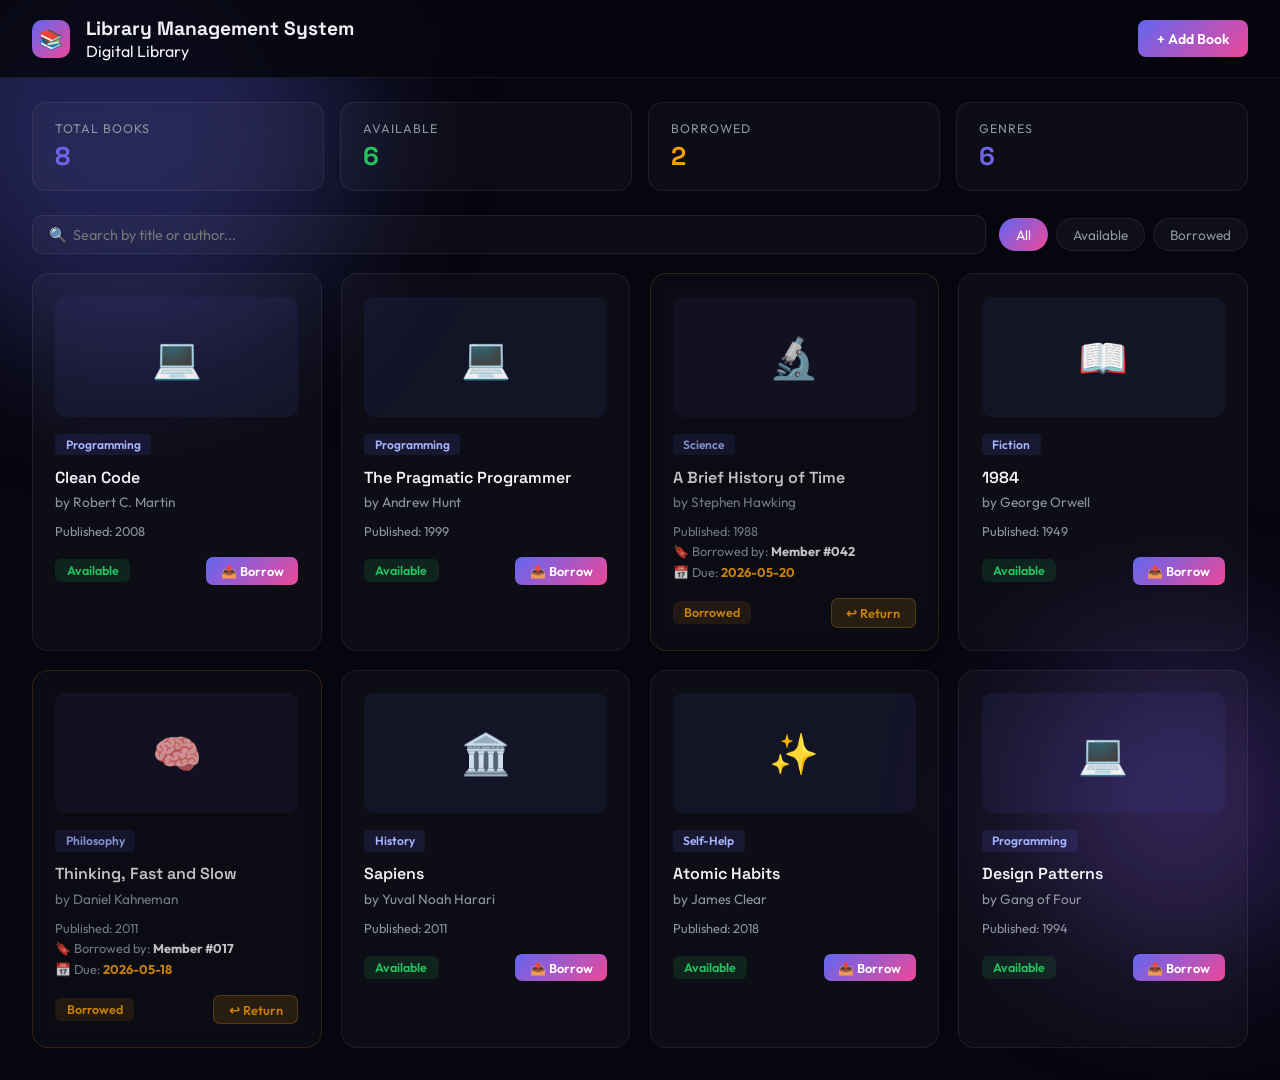
<file: library-manager/index.html>
<!DOCTYPE html>
<html lang="en">
<head>
<meta charset="UTF-8">
<meta name="viewport" content="width=device-width, initial-scale=1.0">
<title>Library Management System</title>
<link href="https://fonts.googleapis.com/css2?family=Outfit:wght@300;400;600;800&family=Space+Grotesk:wght@500;700&display=swap" rel="stylesheet">
<style>
:root{
    --bg:#06060f;--panel:rgba(255,255,255,.03);--border:rgba(255,255,255,.07);
    --accent:#6366f1;--accent2:#ec4899;--grad:linear-gradient(135deg,#6366f1,#ec4899);
    --text:#f0f2f5;--muted:#8d95a0;--success:#22c55e;--error:#ef4444;
}
*{margin:0;padding:0;box-sizing:border-box}
body{font-family:'Outfit',sans-serif;background:var(--bg);color:var(--text);min-height:100vh;overflow-x:hidden}
.orb{position:fixed;border-radius:50%;filter:blur(80px);opacity:.3;pointer-events:none;z-index:0}
.o1{width:450px;height:450px;background:#6366f1;top:-100px;left:-100px}
.o2{width:300px;height:300px;background:#8b5cf6;bottom:-50px;right:-50px}

header{
    background:rgba(6,6,15,.85);backdrop-filter:blur(16px);
    border-bottom:1px solid var(--border);padding:1rem 2rem;
    display:flex;align-items:center;gap:1rem;
    position:sticky;top:0;z-index:100;
}
.logo-icon{width:38px;height:38px;background:var(--grad);border-radius:10px;display:flex;align-items:center;justify-content:center;font-size:1.2rem}
header h1{font-family:'Space Grotesk',sans-serif;font-size:1.2rem}

.stats-bar{display:grid;grid-template-columns:repeat(4,1fr);gap:1rem;padding:1.5rem 2rem;position:relative;z-index:1}
.stat-card{background:var(--panel);border:1px solid var(--border);border-radius:14px;padding:1.1rem 1.4rem;backdrop-filter:blur(10px)}
.stat-card .label{font-size:.78rem;color:var(--muted);text-transform:uppercase;letter-spacing:1px;margin-bottom:.3rem}
.stat-card .value{font-family:'Space Grotesk',sans-serif;font-size:1.6rem;font-weight:700}
.value.g{background:var(--grad);-webkit-background-clip:text;-webkit-text-fill-color:transparent}
.value.green{color:var(--success)}
.value.warn{color:#f59e0b}

.toolbar{padding:0 2rem 1.2rem;display:flex;gap:.8rem;align-items:center;flex-wrap:wrap;position:relative;z-index:1}
.search-box{
    flex:1;min-width:200px;
    background:var(--panel);border:1px solid var(--border);border-radius:10px;
    padding:.6rem 1rem;color:var(--text);font-family:'Outfit',sans-serif;font-size:.9rem;outline:none;
    transition:.2s;
}
.search-box:focus{border-color:var(--accent);box-shadow:0 0 0 3px rgba(99,102,241,.15)}
.filter-btns{display:flex;gap:.5rem}
.fb{
    background:rgba(255,255,255,.04);border:1px solid var(--border);border-radius:50px;
    padding:.4rem 1rem;color:var(--muted);font-size:.85rem;cursor:pointer;
    font-family:'Outfit',sans-serif;transition:.2s;
}
.fb.active{background:var(--grad);border-color:transparent;color:#fff}
.btn{
    padding:.6rem 1.2rem;border:none;border-radius:8px;
    font-family:'Outfit',sans-serif;font-size:.88rem;font-weight:600;
    cursor:pointer;transition:.2s;display:inline-flex;align-items:center;gap:.4rem;
}
.btn-primary{background:var(--grad);color:#fff}
.btn-primary:hover{transform:translateY(-2px);box-shadow:0 6px 20px rgba(99,102,241,.35)}

/* Books grid */
.books-grid{
    display:grid;grid-template-columns:repeat(auto-fill,minmax(240px,1fr));
    gap:1.2rem;padding:0 2rem 2rem;position:relative;z-index:1;
}
.book-card{
    background:var(--panel);border:1px solid var(--border);border-radius:16px;
    padding:1.4rem;backdrop-filter:blur(10px);
    transition:.25s;position:relative;overflow:hidden;
}
.book-card::before{
    content:'';position:absolute;top:0;left:0;right:0;height:3px;
    background:var(--grad);opacity:0;transition:.25s;
}
.book-card:hover{transform:translateY(-4px);border-color:rgba(255,255,255,.12)}
.book-card:hover::before{opacity:1}
.book-card.borrowed{border-color:rgba(245,158,11,.2);opacity:.8}

.book-cover{
    width:100%;height:120px;border-radius:10px;
    display:flex;align-items:center;justify-content:center;
    font-size:2.5rem;margin-bottom:1rem;
    background:rgba(99,102,241,.08);
}
.book-title{font-family:'Space Grotesk',sans-serif;font-size:1rem;font-weight:600;margin-bottom:.3rem;line-height:1.3}
.book-author{color:var(--muted);font-size:.85rem;margin-bottom:.6rem}
.book-genre{
    display:inline-block;padding:.2rem .65rem;border-radius:4px;
    font-size:.75rem;font-weight:600;margin-bottom:.8rem;
    background:rgba(99,102,241,.12);color:#a5b4fc;
}
.book-meta{font-size:.8rem;color:var(--muted);margin-bottom:1rem;line-height:1.6}
.book-footer{display:flex;justify-content:space-between;align-items:center}
.status-badge{
    padding:.25rem .7rem;border-radius:6px;font-size:.78rem;font-weight:600;
}
.sb-avail{background:rgba(34,197,94,.12);color:#22c55e}
.sb-borrowed{background:rgba(245,158,11,.12);color:#f59e0b}
.borrow-btn{
    background:var(--grad);color:#fff;border:none;padding:.35rem .9rem;
    border-radius:7px;font-size:.8rem;font-weight:600;cursor:pointer;
    font-family:'Outfit',sans-serif;transition:.2s;
}
.borrow-btn:hover{transform:scale(1.05)}
.borrow-btn.return{background:rgba(245,158,11,.15);color:#f59e0b;border:1px solid rgba(245,158,11,.3)}

/* Add book modal */
.modal-overlay{
    display:none;position:fixed;inset:0;background:rgba(0,0,0,.75);
    backdrop-filter:blur(8px);z-index:500;justify-content:center;align-items:center;
}
.modal-overlay.open{display:flex}
.modal{
    background:rgba(15,15,25,.95);border:1px solid var(--border);
    border-radius:18px;padding:2rem;width:100%;max-width:440px;
    box-shadow:0 20px 60px rgba(0,0,0,.5);animation:slideUp .25s ease;
}
@keyframes slideUp{from{transform:translateY(30px);opacity:0}to{transform:translateY(0);opacity:1}}
.modal h2{font-family:'Space Grotesk',sans-serif;font-size:1.15rem;margin-bottom:1.4rem}
.form-group{display:flex;flex-direction:column;gap:.4rem;margin-bottom:.9rem}
.form-group label{font-size:.82rem;color:var(--muted)}
.form-group input,.form-group select{
    background:rgba(255,255,255,.05);border:1px solid var(--border);
    border-radius:8px;padding:.6rem .9rem;color:var(--text);
    font-family:'Outfit',sans-serif;font-size:.9rem;outline:none;transition:.2s;
}
.form-group input:focus,.form-group select:focus{border-color:var(--accent)}
.modal-actions{display:flex;gap:.8rem;justify-content:flex-end;margin-top:1.2rem}
.btn-ghost{background:rgba(255,255,255,.05);border:1px solid var(--border);color:var(--muted)}
.btn-ghost:hover{background:rgba(255,255,255,.1)}

/* Toast */
.toast-wrap{position:fixed;bottom:1.5rem;right:1.5rem;z-index:999;display:flex;flex-direction:column;gap:.5rem}
.toast{
    background:rgba(15,15,25,.95);border:1px solid var(--border);
    border-radius:10px;padding:.65rem 1.1rem;font-size:.87rem;
    animation:tIn .3s ease;display:flex;align-items:center;gap:.5rem;
}
.toast.s{border-color:rgba(34,197,94,.3);color:#22c55e}
.toast.e{border-color:rgba(239,68,68,.3);color:#ef4444}
@keyframes tIn{from{transform:translateX(110%)}to{transform:translateX(0)}}
</style>
</head>
<body>
<div class="orb o1"></div>
<div class="orb o2"></div>

<header>
    <div class="logo-icon">📚</div>
    <div>
        <h1>Library Management System</h1>
        <p id="header-sub">Digital Library</p>
    </div>
    <button class="btn btn-primary" style="margin-left:auto" onclick="openAddModal()">+ Add Book</button>
</header>

<div class="stats-bar">
    <div class="stat-card"><div class="label">Total Books</div><div class="value g" id="s-total">0</div></div>
    <div class="stat-card"><div class="label">Available</div><div class="value green" id="s-avail">0</div></div>
    <div class="stat-card"><div class="label">Borrowed</div><div class="value warn" id="s-borrowed">0</div></div>
    <div class="stat-card"><div class="label">Genres</div><div class="value g" id="s-genres">0</div></div>
</div>

<div class="toolbar">
    <input class="search-box" id="search" placeholder="🔍  Search by title or author..." oninput="render()">
    <div class="filter-btns" id="filter-btns">
        <button class="fb active" data-filter="all" onclick="setFilter('all')">All</button>
        <button class="fb" data-filter="available" onclick="setFilter('available')">Available</button>
        <button class="fb" data-filter="borrowed" onclick="setFilter('borrowed')">Borrowed</button>
    </div>
</div>

<div class="books-grid" id="books-grid"></div>

<!-- Add Book Modal -->
<div class="modal-overlay" id="modal">
    <div class="modal">
        <h2>📖 Add New Book</h2>
        <div class="form-group"><label>Book Title</label><input id="m-title" placeholder="e.g. Clean Code"></div>
        <div class="form-group"><label>Author</label><input id="m-author" placeholder="e.g. Robert C. Martin"></div>
        <div class="form-group"><label>Genre</label>
            <select id="m-genre">
                <option>Programming</option><option>Science</option><option>Fiction</option>
                <option>Philosophy</option><option>History</option><option>Self-Help</option>
            </select>
        </div>
        <div class="form-group"><label>Year</label><input id="m-year" type="number" placeholder="2024"></div>
        <div class="modal-actions">
            <button class="btn btn-ghost" onclick="closeModal()">Cancel</button>
            <button class="btn btn-primary" onclick="addBook()">Add Book</button>
        </div>
    </div>
</div>

<div class="toast-wrap" id="toast-wrap"></div>

<script>
const EMOJIS = {'Programming':'💻','Science':'🔬','Fiction':'📖','Philosophy':'🧠','History':'🏛️','Self-Help':'✨','Other':'📚'};
let books = JSON.parse(localStorage.getItem('lms_books') || 'null');
let filter = 'all';

if (!books) {
    books = [
        {id:1,title:'Clean Code',author:'Robert C. Martin',genre:'Programming',year:2008,borrowed:false,by:'',due:''},
        {id:2,title:'The Pragmatic Programmer',author:'Andrew Hunt',genre:'Programming',year:1999,borrowed:false,by:'',due:''},
        {id:3,title:'A Brief History of Time',author:'Stephen Hawking',genre:'Science',year:1988,borrowed:true,by:'Member #042',due:'2026-05-20'},
        {id:4,title:'1984',author:'George Orwell',genre:'Fiction',year:1949,borrowed:false,by:'',due:''},
        {id:5,title:'Thinking, Fast and Slow',author:'Daniel Kahneman',genre:'Philosophy',year:2011,borrowed:true,by:'Member #017',due:'2026-05-18'},
        {id:6,title:'Sapiens',author:'Yuval Noah Harari',genre:'History',year:2011,borrowed:false,by:'',due:''},
        {id:7,title:'Atomic Habits',author:'James Clear',genre:'Self-Help',year:2018,borrowed:false,by:'',due:''},
        {id:8,title:'Design Patterns',author:'Gang of Four',genre:'Programming',year:1994,borrowed:false,by:'',due:''},
    ];
    save();
}

function save(){localStorage.setItem('lms_books',JSON.stringify(books))}
function toast(msg,type='s'){
    const w=document.getElementById('toast-wrap');
    const t=document.createElement('div');t.className=`toast ${type}`;t.textContent=msg;
    w.appendChild(t);setTimeout(()=>t.remove(),3000);
}
function setFilter(f){
    filter=f;
    document.querySelectorAll('.fb').forEach(b=>b.classList.toggle('active',b.dataset.filter===f));
    render();
}
function openAddModal(){document.getElementById('modal').classList.add('open')}
function closeModal(){document.getElementById('modal').classList.remove('open')}

function addBook(){
    const title=document.getElementById('m-title').value.trim();
    const author=document.getElementById('m-author').value.trim();
    const genre=document.getElementById('m-genre').value;
    const year=parseInt(document.getElementById('m-year').value)||new Date().getFullYear();
    if(!title||!author)return toast('Fill in title and author.','e');
    books.push({id:Date.now(),title,author,genre,year,borrowed:false,by:'',due:''});
    save();render();closeModal();
    document.getElementById('m-title').value='';
    document.getElementById('m-author').value='';
    toast(`📖 "${title}" added to library!`);
}

function toggleBorrow(id){
    const book=books.find(b=>b.id===id);
    if(!book)return;
    if(book.borrowed){
        book.borrowed=false;book.by='';book.due='';
        toast(`✅ "${book.title}" returned successfully!`);
    } else {
        const due=new Date();due.setDate(due.getDate()+14);
        book.borrowed=true;
        book.by=`Member #${String(Math.floor(Math.random()*900)+100)}`;
        book.due=due.toISOString().split('T')[0];
        toast(`📤 "${book.title}" borrowed! Due: ${book.due}`);
    }
    save();render();
}

function render(){
    const q=document.getElementById('search').value.toLowerCase();
    let list=books.filter(b=>{
        const match=b.title.toLowerCase().includes(q)||b.author.toLowerCase().includes(q);
        if(filter==='available')return match&&!b.borrowed;
        if(filter==='borrowed')return match&&b.borrowed;
        return match;
    });

    const avail=books.filter(b=>!b.borrowed).length;
    const borrowed=books.filter(b=>b.borrowed).length;
    const genres=new Set(books.map(b=>b.genre)).size;
    document.getElementById('s-total').textContent=books.length;
    document.getElementById('s-avail').textContent=avail;
    document.getElementById('s-borrowed').textContent=borrowed;
    document.getElementById('s-genres').textContent=genres;

    const grid=document.getElementById('books-grid');
    if(list.length===0){
        grid.innerHTML=`<div style="grid-column:1/-1;text-align:center;padding:4rem;color:var(--muted)">No books found.</div>`;
        return;
    }
    grid.innerHTML=list.map(b=>`
        <div class="book-card ${b.borrowed?'borrowed':''}">
            <div class="book-cover">${EMOJIS[b.genre]||'📚'}</div>
            <div class="book-genre">${b.genre}</div>
            <div class="book-title">${b.title}</div>
            <div class="book-author">by ${b.author}</div>
            <div class="book-meta">
                Published: ${b.year}
                ${b.borrowed?`<br>🔖 Borrowed by: <b style="color:var(--text)">${b.by}</b><br>📅 Due: <b style="color:#f59e0b">${b.due}</b>`:''}
            </div>
            <div class="book-footer">
                <span class="status-badge ${b.borrowed?'sb-borrowed':'sb-avail'}">${b.borrowed?'Borrowed':'Available'}</span>
                <button class="borrow-btn ${b.borrowed?'return':''}" onclick="toggleBorrow(${b.id})">
                    ${b.borrowed?'↩ Return':'📤 Borrow'}
                </button>
            </div>
        </div>`).join('');
}

render();
</script>
</body>
</html>
</file>
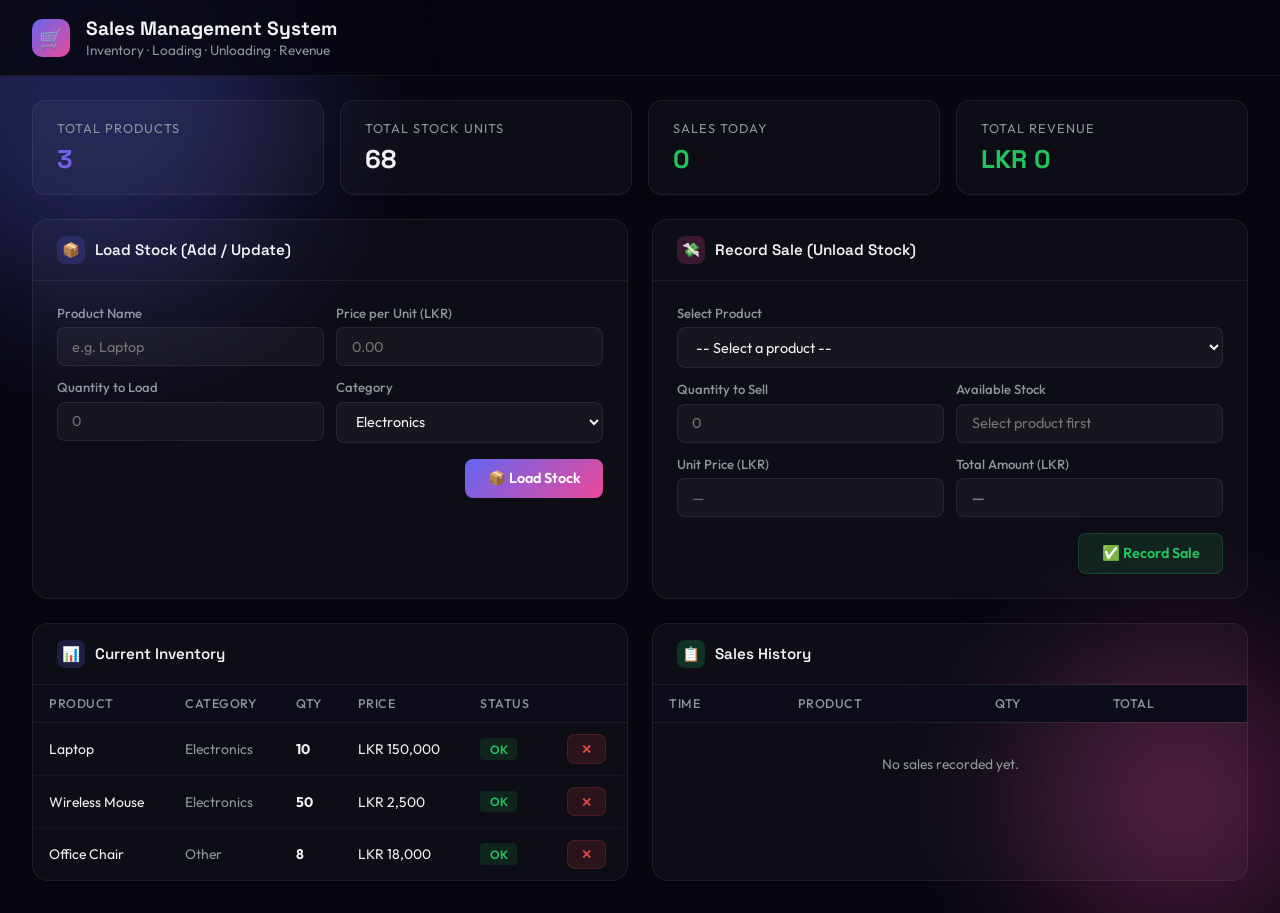
<file: sales-manager/index.html>
<!DOCTYPE html>
<html lang="en">
<head>
<meta charset="UTF-8">
<meta name="viewport" content="width=device-width, initial-scale=1.0">
<title>Sales Management System</title>
<link href="https://fonts.googleapis.com/css2?family=Outfit:wght@300;400;600;800&family=Space+Grotesk:wght@500;700&display=swap" rel="stylesheet">
<style>
:root {
    --bg: #06060f;
    --panel: rgba(255,255,255,0.03);
    --border: rgba(255,255,255,0.07);
    --accent: #6366f1;
    --accent2: #ec4899;
    --grad: linear-gradient(135deg,#6366f1,#ec4899);
    --text: #f0f2f5;
    --muted: #8d95a0;
    --success: #22c55e;
    --error: #ef4444;
    --warn: #f59e0b;
}
*{margin:0;padding:0;box-sizing:border-box}
body{font-family:'Outfit',sans-serif;background:var(--bg);color:var(--text);min-height:100vh;overflow-x:hidden}
.orb{position:fixed;border-radius:50%;filter:blur(80px);opacity:.3;pointer-events:none;z-index:0}
.o1{width:400px;height:400px;background:#6366f1;top:-100px;left:-100px}
.o2{width:300px;height:300px;background:#ec4899;bottom:-50px;right:-50px}

/* Header */
header{
    background:rgba(6,6,15,0.8);backdrop-filter:blur(16px);
    border-bottom:1px solid var(--border);
    padding:1rem 2rem;display:flex;align-items:center;gap:1rem;
    position:sticky;top:0;z-index:100;
}
.logo-icon{width:38px;height:38px;background:var(--grad);border-radius:10px;display:flex;align-items:center;justify-content:center;font-size:1.2rem}
header h1{font-family:'Space Grotesk',sans-serif;font-size:1.2rem}
header p{color:var(--muted);font-size:.85rem;margin-left:auto}

/* Stats bar */
.stats-bar{display:grid;grid-template-columns:repeat(4,1fr);gap:1rem;padding:1.5rem 2rem;position:relative;z-index:1}
.stat-card{background:var(--panel);border:1px solid var(--border);border-radius:14px;padding:1.2rem 1.5rem;backdrop-filter:blur(10px)}
.stat-card .label{font-size:.8rem;color:var(--muted);text-transform:uppercase;letter-spacing:1px;margin-bottom:.4rem}
.stat-card .value{font-family:'Space Grotesk',sans-serif;font-size:1.6rem;font-weight:700}
.stat-card .value.green{color:var(--success)}
.stat-card .value.accent{background:var(--grad);-webkit-background-clip:text;-webkit-text-fill-color:transparent}

/* Layout */
.main{display:grid;grid-template-columns:1fr 1fr;gap:1.5rem;padding:0 2rem 2rem;position:relative;z-index:1}

.panel{background:var(--panel);border:1px solid var(--border);border-radius:16px;backdrop-filter:blur(10px);overflow:hidden}
.panel-header{padding:1rem 1.5rem;border-bottom:1px solid var(--border);display:flex;align-items:center;gap:.6rem;font-family:'Space Grotesk',sans-serif;font-size:.95rem;font-weight:600}
.panel-header .ph-icon{width:28px;height:28px;border-radius:8px;display:flex;align-items:center;justify-content:center;font-size:.9rem}
.ph-blue{background:rgba(99,102,241,.2);color:#a5b4fc}
.ph-pink{background:rgba(236,72,153,.2);color:#f9a8d4}
.ph-green{background:rgba(34,197,94,.2);color:#86efac}
.panel-body{padding:1.5rem}

/* Form */
.form-grid{display:grid;grid-template-columns:1fr 1fr;gap:.8rem}
.form-group{display:flex;flex-direction:column;gap:.4rem}
.form-group label{font-size:.82rem;color:var(--muted);font-weight:500}
.form-group input, .form-group select{
    background:rgba(255,255,255,.04);
    border:1px solid var(--border);
    border-radius:8px;padding:.6rem .9rem;
    color:var(--text);font-family:'Outfit',sans-serif;font-size:.9rem;
    transition:.2s;outline:none;
}
.form-group input:focus, .form-group select:focus{border-color:var(--accent);box-shadow:0 0 0 3px rgba(99,102,241,.15)}
.form-group.full{grid-column:1/-1}
.btn{
    padding:.65rem 1.4rem;border:none;border-radius:8px;
    font-family:'Outfit',sans-serif;font-size:.9rem;font-weight:600;
    cursor:pointer;transition:.2s;display:inline-flex;align-items:center;gap:.4rem;
}
.btn-primary{background:var(--grad);color:#fff}
.btn-primary:hover{transform:translateY(-2px);box-shadow:0 6px 20px rgba(99,102,241,.35)}
.btn-danger{background:rgba(239,68,68,.12);color:#ef4444;border:1px solid rgba(239,68,68,.2)}
.btn-danger:hover{background:rgba(239,68,68,.2)}
.btn-sm{padding:.35rem .8rem;font-size:.8rem}
.btn-success{background:rgba(34,197,94,.12);color:#22c55e;border:1px solid rgba(34,197,94,.2)}
.btn-success:hover{background:rgba(34,197,94,.2)}
.actions-row{display:flex;gap:.6rem;margin-top:1rem;justify-content:flex-end}

/* Table */
.table-wrap{overflow-x:auto;max-height:280px;overflow-y:auto}
.table-wrap::-webkit-scrollbar{width:4px;height:4px}
.table-wrap::-webkit-scrollbar-thumb{background:rgba(255,255,255,.1);border-radius:2px}
table{width:100%;border-collapse:collapse;font-size:.87rem}
th{padding:.7rem 1rem;text-align:left;color:var(--muted);font-weight:500;font-size:.78rem;text-transform:uppercase;letter-spacing:.5px;border-bottom:1px solid var(--border);position:sticky;top:0;background:#0d0d1a}
td{padding:.7rem 1rem;border-bottom:1px solid rgba(255,255,255,.03)}
tr:last-child td{border:none}
tr:hover td{background:rgba(255,255,255,.02)}
.badge{display:inline-block;padding:.2rem .6rem;border-radius:4px;font-size:.75rem;font-weight:600}
.badge-ok{background:rgba(34,197,94,.12);color:#22c55e}
.badge-low{background:rgba(245,158,11,.12);color:#f59e0b}
.badge-out{background:rgba(239,68,68,.12);color:#ef4444}

/* Sales panel full width */
.full-width{grid-column:1/-1}

/* Toast */
.toast-wrap{position:fixed;bottom:1.5rem;right:1.5rem;z-index:999;display:flex;flex-direction:column;gap:.5rem}
.toast{
    background:rgba(20,20,30,.95);border:1px solid var(--border);
    border-radius:10px;padding:.7rem 1.2rem;
    font-size:.88rem;backdrop-filter:blur(10px);
    animation:slideIn .3s ease;display:flex;align-items:center;gap:.5rem;
}
.toast.success{border-color:rgba(34,197,94,.3);color:#22c55e}
.toast.error{border-color:rgba(239,68,68,.3);color:#ef4444}
@keyframes slideIn{from{transform:translateX(120%);opacity:0}to{transform:translateX(0);opacity:1}}

@media(max-width:900px){
    .main{grid-template-columns:1fr}
    .stats-bar{grid-template-columns:1fr 1fr}
    .full-width{grid-column:1}
}
</style>
</head>
<body>
<div class="orb o1"></div>
<div class="orb o2"></div>

<header>
    <div class="logo-icon">🛒</div>
    <div>
        <h1>Sales Management System</h1>
        <p>Inventory · Loading · Unloading · Revenue</p>
    </div>
</header>

<div class="stats-bar">
    <div class="stat-card">
        <div class="label">Total Products</div>
        <div class="value accent" id="stat-products">0</div>
    </div>
    <div class="stat-card">
        <div class="label">Total Stock Units</div>
        <div class="value" id="stat-units">0</div>
    </div>
    <div class="stat-card">
        <div class="label">Sales Today</div>
        <div class="value green" id="stat-sales">0</div>
    </div>
    <div class="stat-card">
        <div class="label">Total Revenue</div>
        <div class="value green" id="stat-revenue">LKR 0</div>
    </div>
</div>

<div class="main">
    <!-- Load Stock Panel -->
    <div class="panel">
        <div class="panel-header">
            <div class="ph-icon ph-blue">📦</div>
            Load Stock (Add / Update)
        </div>
        <div class="panel-body">
            <div class="form-grid">
                <div class="form-group">
                    <label>Product Name</label>
                    <input type="text" id="load-name" placeholder="e.g. Laptop">
                </div>
                <div class="form-group">
                    <label>Price per Unit (LKR)</label>
                    <input type="number" id="load-price" placeholder="0.00" min="0">
                </div>
                <div class="form-group">
                    <label>Quantity to Load</label>
                    <input type="number" id="load-qty" placeholder="0" min="1">
                </div>
                <div class="form-group">
                    <label>Category</label>
                    <select id="load-cat">
                        <option>Electronics</option>
                        <option>Clothing</option>
                        <option>Food</option>
                        <option>Books</option>
                        <option>Other</option>
                    </select>
                </div>
            </div>
            <div class="actions-row">
                <button class="btn btn-primary" onclick="loadStock()">📦 Load Stock</button>
            </div>
        </div>
    </div>

    <!-- Record Sale Panel -->
    <div class="panel">
        <div class="panel-header">
            <div class="ph-icon ph-pink">💸</div>
            Record Sale (Unload Stock)
        </div>
        <div class="panel-body">
            <div class="form-grid">
                <div class="form-group full">
                    <label>Select Product</label>
                    <select id="sale-product"><option value="">-- Select a product --</option></select>
                </div>
                <div class="form-group">
                    <label>Quantity to Sell</label>
                    <input type="number" id="sale-qty" placeholder="0" min="1">
                </div>
                <div class="form-group">
                    <label>Available Stock</label>
                    <input type="text" id="sale-stock" readonly placeholder="Select product first" style="color:var(--muted)">
                </div>
                <div class="form-group">
                    <label>Unit Price (LKR)</label>
                    <input type="text" id="sale-price-display" readonly placeholder="—" style="color:var(--muted)">
                </div>
                <div class="form-group">
                    <label>Total Amount (LKR)</label>
                    <input type="text" id="sale-total" readonly placeholder="—" style="color:var(--success);font-weight:700">
                </div>
            </div>
            <div class="actions-row">
                <button class="btn btn-success" onclick="recordSale()">✅ Record Sale</button>
            </div>
        </div>
    </div>

    <!-- Inventory Table -->
    <div class="panel">
        <div class="panel-header">
            <div class="ph-icon ph-blue">📊</div>
            Current Inventory
        </div>
        <div class="panel-body" style="padding:0">
            <div class="table-wrap">
                <table>
                    <thead><tr>
                        <th>Product</th><th>Category</th><th>Qty</th><th>Price</th><th>Status</th><th></th>
                    </tr></thead>
                    <tbody id="inventory-table"></tbody>
                </table>
            </div>
        </div>
    </div>

    <!-- Sales History -->
    <div class="panel">
        <div class="panel-header">
            <div class="ph-icon ph-green">📋</div>
            Sales History
        </div>
        <div class="panel-body" style="padding:0">
            <div class="table-wrap">
                <table>
                    <thead><tr>
                        <th>Time</th><th>Product</th><th>Qty</th><th>Total</th>
                    </tr></thead>
                    <tbody id="sales-table"></tbody>
                </table>
            </div>
        </div>
    </div>
</div>

<div class="toast-wrap" id="toast-wrap"></div>

<script>
let inventory = JSON.parse(localStorage.getItem('sms_inventory') || '[]');
let sales     = JSON.parse(localStorage.getItem('sms_sales') || '[]');

function save() {
    localStorage.setItem('sms_inventory', JSON.stringify(inventory));
    localStorage.setItem('sms_sales', JSON.stringify(sales));
}

function toast(msg, type='success') {
    const wrap = document.getElementById('toast-wrap');
    const t = document.createElement('div');
    t.className = `toast ${type}`;
    t.textContent = msg;
    wrap.appendChild(t);
    setTimeout(() => t.remove(), 3000);
}

function loadStock() {
    const name  = document.getElementById('load-name').value.trim();
    const price = parseFloat(document.getElementById('load-price').value);
    const qty   = parseInt(document.getElementById('load-qty').value);
    const cat   = document.getElementById('load-cat').value;
    if (!name || isNaN(price) || isNaN(qty) || qty < 1) return toast('Please fill all fields correctly.', 'error');

    const existing = inventory.find(i => i.name.toLowerCase() === name.toLowerCase());
    if (existing) {
        existing.quantity += qty;
        existing.price = price;
        toast(`✅ Stock updated: +${qty} units of ${name}`);
    } else {
        inventory.push({ id: Date.now(), name, price, quantity: qty, category: cat });
        toast(`✅ New product added: ${name}`);
    }
    save(); render();
    document.getElementById('load-name').value = '';
    document.getElementById('load-price').value = '';
    document.getElementById('load-qty').value = '';
}

function recordSale() {
    const prodId = parseInt(document.getElementById('sale-product').value);
    const qty    = parseInt(document.getElementById('sale-qty').value);
    const item   = inventory.find(i => i.id === prodId);
    if (!item) return toast('Select a valid product.', 'error');
    if (isNaN(qty) || qty < 1) return toast('Enter a valid quantity.', 'error');
    if (qty > item.quantity) return toast(`Insufficient stock! Available: ${item.quantity}`, 'error');

    item.quantity -= qty;
    const total = qty * item.price;
    sales.unshift({ time: new Date().toLocaleTimeString(), product: item.name, qty, total });
    save(); render();
    toast(`💸 Sale recorded! LKR ${total.toLocaleString()}`);
    document.getElementById('sale-qty').value = '';
    document.getElementById('sale-stock').value = '';
    document.getElementById('sale-total').value = '';
    document.getElementById('sale-price-display').value = '';
    document.getElementById('sale-product').value = '';
}

function deleteItem(id) {
    inventory = inventory.filter(i => i.id !== id);
    save(); render();
    toast('Product removed.', 'error');
}

function updateSaleInfo() {
    const prodId = parseInt(document.getElementById('sale-product').value);
    const item = inventory.find(i => i.id === prodId);
    const qty = parseInt(document.getElementById('sale-qty').value) || 0;
    if (item) {
        document.getElementById('sale-stock').value = item.quantity;
        document.getElementById('sale-price-display').value = `LKR ${item.price.toLocaleString()}`;
        document.getElementById('sale-total').value = qty > 0 ? `LKR ${(qty * item.price).toLocaleString()}` : '—';
    }
}

function render() {
    // Stats
    const totalUnits = inventory.reduce((s,i) => s+i.quantity, 0);
    const revenue    = sales.reduce((s,i) => s+i.total, 0);
    document.getElementById('stat-products').textContent = inventory.length;
    document.getElementById('stat-units').textContent = totalUnits;
    document.getElementById('stat-sales').textContent = sales.length;
    document.getElementById('stat-revenue').textContent = `LKR ${revenue.toLocaleString()}`;

    // Inventory table
    const invTbl = document.getElementById('inventory-table');
    invTbl.innerHTML = inventory.length === 0
        ? `<tr><td colspan="6" style="text-align:center;color:var(--muted);padding:2rem">No products loaded yet.</td></tr>`
        : inventory.map(i => {
            const status = i.quantity === 0 ? '<span class="badge badge-out">Out</span>'
                         : i.quantity < 5  ? '<span class="badge badge-low">Low</span>'
                         : '<span class="badge badge-ok">OK</span>';
            return `<tr>
                <td>${i.name}</td>
                <td style="color:var(--muted)">${i.category}</td>
                <td><b>${i.quantity}</b></td>
                <td>LKR ${i.price.toLocaleString()}</td>
                <td>${status}</td>
                <td><button class="btn btn-danger btn-sm" onclick="deleteItem(${i.id})">✕</button></td>
            </tr>`;
        }).join('');

    // Sale product dropdown
    const sel = document.getElementById('sale-product');
    const prev = sel.value;
    sel.innerHTML = '<option value="">-- Select a product --</option>'
        + inventory.filter(i=>i.quantity>0).map(i=>`<option value="${i.id}">${i.name} (${i.quantity} left)</option>`).join('');
    sel.value = prev;

    // Sales table
    const saleTbl = document.getElementById('sales-table');
    saleTbl.innerHTML = sales.length === 0
        ? `<tr><td colspan="4" style="text-align:center;color:var(--muted);padding:2rem">No sales recorded yet.</td></tr>`
        : sales.slice(0,50).map(s => `<tr>
            <td style="color:var(--muted);font-size:.82rem">${s.time}</td>
            <td>${s.product}</td>
            <td>${s.qty}</td>
            <td style="color:var(--success);font-weight:600">LKR ${s.total.toLocaleString()}</td>
        </tr>`).join('');
}

document.getElementById('sale-product').addEventListener('change', updateSaleInfo);
document.getElementById('sale-qty').addEventListener('input', updateSaleInfo);

// Seed demo data if empty
if (inventory.length === 0) {
    inventory = [
        { id: 1, name: 'Laptop', price: 150000, quantity: 10, category: 'Electronics' },
        { id: 2, name: 'Wireless Mouse', price: 2500, quantity: 50, category: 'Electronics' },
        { id: 3, name: 'Office Chair', price: 18000, quantity: 8, category: 'Other' },
    ];
    save();
}
render();
</script>
</body>
</html>
</file>
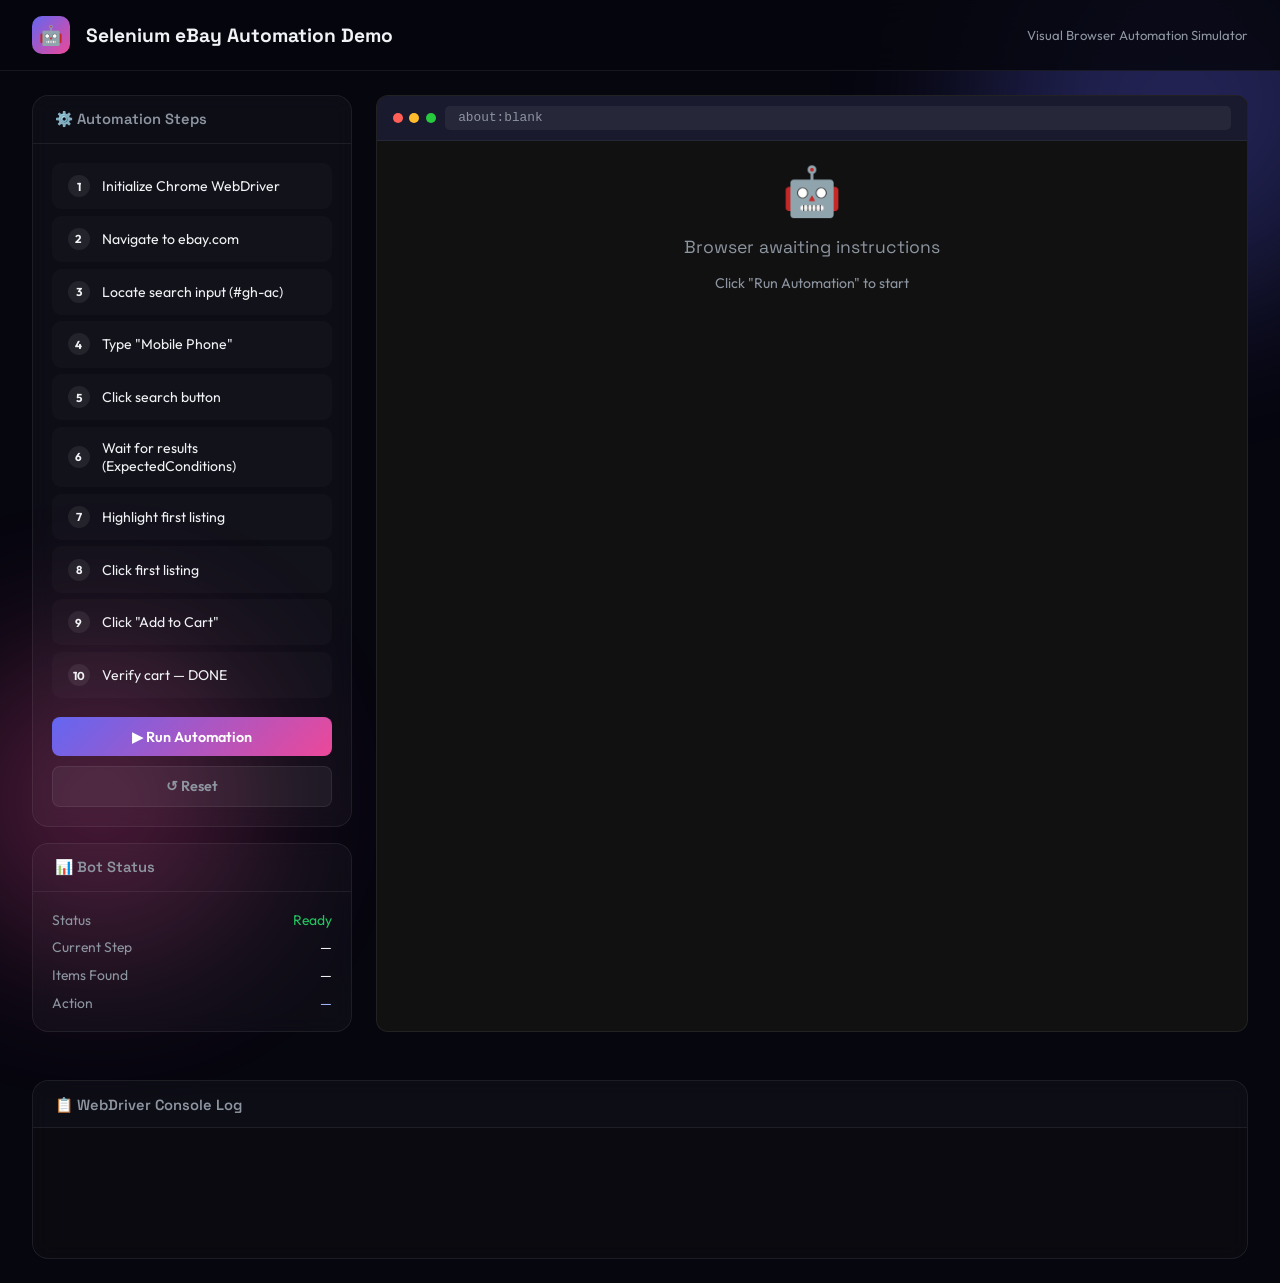
<file: selenium-demo/index.html>
<!DOCTYPE html>
<html lang="en">
<head>
<meta charset="UTF-8">
<meta name="viewport" content="width=device-width, initial-scale=1.0">
<title>Selenium eBay Automation Demo</title>
<link href="https://fonts.googleapis.com/css2?family=Outfit:wght@300;400;600;800&family=Space+Grotesk:wght@500;700&display=swap" rel="stylesheet">
<style>
:root{--bg:#06060f;--panel:rgba(255,255,255,.03);--border:rgba(255,255,255,.07);--accent:#6366f1;--accent2:#ec4899;--grad:linear-gradient(135deg,#6366f1,#ec4899);--text:#f0f2f5;--muted:#8d95a0;--success:#22c55e;--error:#ef4444;}
*{margin:0;padding:0;box-sizing:border-box}
body{font-family:'Outfit',sans-serif;background:var(--bg);color:var(--text);min-height:100vh;overflow-x:hidden}
.orb{position:fixed;border-radius:50%;filter:blur(80px);opacity:.3;pointer-events:none;z-index:0}
.o1{width:400px;height:400px;background:#6366f1;top:-100px;right:-100px}
.o2{width:300px;height:300px;background:#ec4899;bottom:-50px;left:-50px}
header{background:rgba(6,6,15,.85);backdrop-filter:blur(16px);border-bottom:1px solid var(--border);padding:1rem 2rem;display:flex;align-items:center;gap:1rem;position:sticky;top:0;z-index:100}
.logo-icon{width:38px;height:38px;background:var(--grad);border-radius:10px;display:flex;align-items:center;justify-content:center;font-size:1.2rem}
header h1{font-family:'Space Grotesk',sans-serif;font-size:1.2rem}
.layout{display:grid;grid-template-columns:320px 1fr;gap:1.5rem;padding:1.5rem 2rem;position:relative;z-index:1;max-width:1300px;margin:0 auto}
.panel{background:var(--panel);border:1px solid var(--border);border-radius:16px;backdrop-filter:blur(10px);overflow:hidden}
.ph{padding:.9rem 1.4rem;border-bottom:1px solid var(--border);font-family:'Space Grotesk',sans-serif;font-size:.92rem;font-weight:600;display:flex;align-items:center;gap:.5rem;color:var(--muted)}
.pb{padding:1.2rem}
/* Controls */
.step-list{display:flex;flex-direction:column;gap:.4rem;margin-bottom:1.2rem}
.step{display:flex;align-items:center;gap:.8rem;padding:.7rem .9rem;border-radius:9px;background:rgba(255,255,255,.02);border:1px solid transparent;transition:.2s;cursor:default;font-size:.88rem}
.step.active{border-color:rgba(99,102,241,.3);background:rgba(99,102,241,.08)}
.step.done{border-color:rgba(34,197,94,.2);background:rgba(34,197,94,.05);color:var(--muted)}
.step.error{border-color:rgba(239,68,68,.2);background:rgba(239,68,68,.05);color:#ef4444}
.step-num{width:22px;height:22px;border-radius:50%;background:rgba(255,255,255,.07);display:flex;align-items:center;justify-content:center;font-size:.72rem;font-weight:700;flex-shrink:0}
.step.active .step-num{background:var(--accent);color:#fff}
.step.done .step-num{background:var(--success);color:#fff}
.btn{padding:.65rem 1.4rem;border:none;border-radius:8px;font-family:'Outfit',sans-serif;font-size:.9rem;font-weight:600;cursor:pointer;transition:.2s;display:inline-flex;align-items:center;gap:.4rem;width:100%;justify-content:center}
.btn-primary{background:var(--grad);color:#fff}
.btn-primary:hover{transform:translateY(-2px);box-shadow:0 6px 20px rgba(99,102,241,.35)}
.btn-primary:disabled{opacity:.5;cursor:not-allowed;transform:none}
.btn-reset{background:rgba(255,255,255,.05);border:1px solid var(--border);color:var(--muted);margin-top:.6rem}
/* Mock browser */
.browser-frame{background:#111;border-radius:12px;overflow:hidden;height:100%}
.browser-chrome{background:#1a1a2e;padding:.6rem 1rem;display:flex;align-items:center;gap:.6rem;border-bottom:1px solid rgba(255,255,255,.05)}
.dots2{display:flex;gap:.4rem}
.d{width:10px;height:10px;border-radius:50%}
.d.r{background:#ff5f56}.d.y{background:#ffbd2e}.d.g{background:#27c93f}
.address-bar{flex:1;background:rgba(255,255,255,.06);border-radius:5px;padding:.3rem .8rem;font-size:.8rem;color:var(--muted);font-family:monospace;transition:.3s}
.browser-body{padding:1.2rem;min-height:480px;position:relative;overflow:hidden}
/* eBay mock content */
.ebay-header{display:flex;align-items:center;gap:.8rem;margin-bottom:1.2rem}
.ebay-logo{font-family:'Space Grotesk',sans-serif;font-size:1.5rem;font-weight:800;background:linear-gradient(90deg,#e53238,#0064d2,#f5af02,#86b817);-webkit-background-clip:text;-webkit-text-fill-color:transparent}
.search-bar-mock{flex:1;display:flex;border-radius:6px;overflow:hidden;border:2px solid transparent;transition:.3s}
.search-bar-mock.focused{border-color:var(--accent)}
.search-input-mock{flex:1;background:rgba(255,255,255,.08);border:none;padding:.5rem .8rem;color:var(--text);font-family:'Outfit',sans-serif;font-size:.9rem;outline:none}
.search-btn-mock{background:#3665f3;border:none;padding:.5rem 1rem;color:#fff;cursor:default;font-size:.85rem}
.results-grid{display:grid;grid-template-columns:repeat(3,1fr);gap:.8rem}
.item-card{background:rgba(255,255,255,.04);border:2px solid transparent;border-radius:8px;padding:.8rem;transition:.3s;cursor:default}
.item-card.highlighted{border-color:rgba(99,102,241,.6);background:rgba(99,102,241,.08);box-shadow:0 0 20px rgba(99,102,241,.2)}
.item-card.clicked{border-color:var(--accent2);transform:scale(0.97)}
.item-img{width:100%;height:70px;background:rgba(255,255,255,.05);border-radius:5px;display:flex;align-items:center;justify-content:center;font-size:1.8rem;margin-bottom:.5rem}
.item-title{font-size:.8rem;color:var(--text);margin-bottom:.3rem;line-height:1.3}
.item-price{font-size:.9rem;font-weight:700;color:var(--accent2)}
/* Cart page */
.cart-page{display:none;padding:.5rem}
.cart-item{display:flex;gap:1rem;align-items:center;padding:1rem;background:rgba(255,255,255,.04);border-radius:8px;margin-bottom:.8rem;border:1px solid var(--border)}
.cart-img{width:60px;height:60px;background:rgba(99,102,241,.1);border-radius:6px;display:flex;align-items:center;justify-content:center;font-size:1.8rem;flex-shrink:0}
.cart-info h4{font-size:.9rem;margin-bottom:.2rem}
.cart-info p{color:var(--success);font-weight:700}
.cart-total{background:rgba(34,197,94,.08);border:1px solid rgba(34,197,94,.2);border-radius:8px;padding:1rem;text-align:center}
.cart-total h3{font-family:'Space Grotesk',sans-serif;color:var(--success);font-size:1.4rem}
/* Log */
.log-panel{margin-top:1.5rem;grid-column:1/-1}
.log-body{padding:.8rem 1.2rem;font-family:'Courier New',monospace;font-size:.83rem;height:130px;overflow-y:auto;background:rgba(0,0,0,.3)}
.log-body::-webkit-scrollbar{width:3px}.log-body::-webkit-scrollbar-thumb{background:rgba(255,255,255,.1);border-radius:2px}
.ll{margin-bottom:.2rem}
.ll.cmd{color:#a5b4fc}.ll.ok{color:var(--success)}.ll.err{color:var(--error)}.ll.info{color:var(--muted)}
/* Overlay highlight ring */
.click-ring{position:absolute;width:30px;height:30px;border:2px solid var(--accent2);border-radius:50%;pointer-events:none;transition:.3s;opacity:0}
.click-ring.show{opacity:1;animation:ripple .6s ease forwards}
@keyframes ripple{0%{transform:scale(1);opacity:1}100%{transform:scale(2.5);opacity:0}}
@media(max-width:900px){.layout{grid-template-columns:1fr}.results-grid{grid-template-columns:1fr 1fr}}
</style>
</head>
<body>
<div class="orb o1"></div><div class="orb o2"></div>
<header>
    <div class="logo-icon">🤖</div>
    <div><h1>Selenium eBay Automation Demo</h1></div>
    <span style="margin-left:auto;font-size:.82rem;color:var(--muted)">Visual Browser Automation Simulator</span>
</header>

<div class="layout">
    <!-- Controls -->
    <div style="display:flex;flex-direction:column;gap:1rem">
        <div class="panel">
            <div class="ph">⚙️ Automation Steps</div>
            <div class="pb">
                <div class="step-list" id="step-list"></div>
                <button class="btn btn-primary" id="run-btn" onclick="runAutomation()">▶ Run Automation</button>
                <button class="btn btn-reset" onclick="resetAll()">↺ Reset</button>
            </div>
        </div>
        <div class="panel">
            <div class="ph">📊 Bot Status</div>
            <div class="pb">
                <div style="display:flex;flex-direction:column;gap:.6rem;font-size:.87rem">
                    <div style="display:flex;justify-content:space-between"><span style="color:var(--muted)">Status</span><span id="bot-status" style="color:var(--success)">Ready</span></div>
                    <div style="display:flex;justify-content:space-between"><span style="color:var(--muted)">Current Step</span><span id="bot-step">—</span></div>
                    <div style="display:flex;justify-content:space-between"><span style="color:var(--muted)">Items Found</span><span id="bot-items">—</span></div>
                    <div style="display:flex;justify-content:space-between"><span style="color:var(--muted)">Action</span><span id="bot-action" style="color:#a5b4fc">—</span></div>
                </div>
            </div>
        </div>
    </div>

    <!-- Browser viewport -->
    <div class="panel browser-frame">
        <div class="browser-chrome">
            <div class="dots2"><div class="d r"></div><div class="d y"></div><div class="d g"></div></div>
            <div class="address-bar" id="address-bar">about:blank</div>
        </div>
        <div class="browser-body" id="browser-body">
            <div id="idle-msg" style="display:flex;align-items:center;justify-content:center;height:100%;flex-direction:column;gap:1rem;color:var(--muted)">
                <div style="font-size:3rem">🤖</div>
                <div style="font-family:'Space Grotesk',sans-serif;font-size:1.1rem">Browser awaiting instructions</div>
                <div style="font-size:.88rem">Click "Run Automation" to start</div>
            </div>
            <!-- eBay Search Page -->
            <div id="page-search" style="display:none">
                <div class="ebay-header">
                    <div class="ebay-logo">ebay</div>
                    <div class="search-bar-mock" id="search-bar-mock">
                        <input class="search-input-mock" id="search-input-mock" readonly placeholder="">
                        <button class="search-btn-mock">Search</button>
                    </div>
                </div>
                <div style="font-size:.82rem;color:var(--muted);margin-bottom:.8rem" id="results-label"></div>
                <div class="results-grid" id="results-grid"></div>
            </div>
            <!-- Cart Page -->
            <div class="cart-page" id="page-cart">
                <h3 style="font-family:'Space Grotesk',sans-serif;margin-bottom:1rem">🛒 Shopping Cart</h3>
                <div class="cart-item">
                    <div class="cart-img">📱</div>
                    <div class="cart-info">
                        <h4>Samsung Galaxy S24 Ultra 256GB</h4>
                        <p>$899.00</p>
                    </div>
                </div>
                <div class="cart-total">
                    <div style="color:var(--muted);font-size:.85rem;margin-bottom:.3rem">Order Total</div>
                    <h3>$899.00</h3>
                    <div style="color:var(--success);font-size:.82rem;margin-top:.3rem">✅ Item successfully added to cart!</div>
                </div>
            </div>
        </div>
    </div>

    <!-- Log -->
    <div class="panel log-panel">
        <div class="ph">📋 WebDriver Console Log</div>
        <div class="log-body" id="log-body"></div>
    </div>
</div>

<script>
const STEPS = [
    { label: 'Initialize Chrome WebDriver' },
    { label: 'Navigate to ebay.com' },
    { label: 'Locate search input (#gh-ac)' },
    { label: 'Type "Mobile Phone"' },
    { label: 'Click search button' },
    { label: 'Wait for results (ExpectedConditions)' },
    { label: 'Highlight first listing' },
    { label: 'Click first listing' },
    { label: 'Click "Add to Cart"' },
    { label: 'Verify cart — DONE' }
];

const PRODUCTS = [
    { emoji:'📱', title:'Samsung Galaxy S24 Ultra 256GB', price:'$899.00' },
    { emoji:'📱', title:'iPhone 15 Pro Max 512GB', price:'$1,149.00' },
    { emoji:'📱', title:'Google Pixel 9 Pro 128GB', price:'$749.00' },
    { emoji:'📱', title:'OnePlus 12 256GB', price:'$549.00' },
    { emoji:'📱', title:'Xiaomi 14 Ultra 512GB', price:'$699.00' },
    { emoji:'📱', title:'Sony Xperia 1 VI', price:'$1,299.00' },
];

let running = false;

function renderSteps(activeIdx = -1, doneUpTo = -1) {
    document.getElementById('step-list').innerHTML = STEPS.map((s, i) => {
        let cls = '';
        if (i === activeIdx) cls = 'active';
        else if (i <= doneUpTo) cls = 'done';
        return `<div class="step ${cls}">
            <div class="step-num">${i <= doneUpTo ? '✓' : i+1}</div>
            <span>${s.label}</span>
        </div>`;
    }).join('');
}

function log(msg, type='info') {
    const lb = document.getElementById('log-body');
    const d = document.createElement('div');
    d.className = `ll ${type}`;
    d.textContent = `[${new Date().toLocaleTimeString()}]  ${msg}`;
    lb.appendChild(d);
    lb.scrollTop = lb.scrollHeight;
}

function setStatus(status, step, items, action) {
    document.getElementById('bot-status').textContent = status;
    if (step !== undefined) document.getElementById('bot-step').textContent = step;
    if (items !== undefined) document.getElementById('bot-items').textContent = items;
    if (action !== undefined) document.getElementById('bot-action').textContent = action;
}

function delay(ms) { return new Promise(r => setTimeout(r, ms)); }

function showPage(id) {
    ['page-search','page-cart'].forEach(p => {
        document.getElementById(p).style.display = 'none';
    });
    document.getElementById('idle-msg').style.display = 'none';
    if (id) document.getElementById(id).style.display = 'block';
}

function typeText(el, text, ms=60) {
    return new Promise(async resolve => {
        el.value = '';
        for (const ch of text) { el.value += ch; await delay(ms); }
        resolve();
    });
}

async function runAutomation() {
    if (running) return;
    running = true;
    document.getElementById('run-btn').disabled = true;
    document.getElementById('log-body').innerHTML = '';

    // Step 0 — init
    renderSteps(0, -1);
    setStatus('Running', '1/10', '—', 'Initializing');
    log('Starting ChromeDriver...', 'cmd');
    log('ChromeDriver 124.0.6367.82 initialized', 'ok');
    await delay(900);

    // Step 1 — navigate
    renderSteps(1, 0);
    setStatus('Running', '2/10', '—', 'Navigating');
    log('driver.get("https://www.ebay.com")', 'cmd');
    document.getElementById('address-bar').textContent = 'https://www.ebay.com';
    showPage('page-search');
    document.getElementById('results-label').textContent = '';
    document.getElementById('results-grid').innerHTML = '';
    document.getElementById('search-input-mock').value = '';
    log('Page loaded: eBay Homepage', 'ok');
    await delay(900);

    // Step 2 — locate input
    renderSteps(2, 1);
    setStatus('Running', '3/10', '—', 'Locating element');
    log('WebDriverWait.until(presenceOf(By.id("gh-ac")))', 'cmd');
    document.getElementById('search-bar-mock').classList.add('focused');
    log('Element found: <input id="gh-ac">', 'ok');
    await delay(700);

    // Step 3 — type
    renderSteps(3, 2);
    setStatus('Running', '4/10', '—', 'Typing text');
    log('searchBox.sendKeys("Mobile Phone")', 'cmd');
    await typeText(document.getElementById('search-input-mock'), 'Mobile Phone', 80);
    log('"Mobile Phone" typed successfully', 'ok');
    await delay(500);

    // Step 4 — click search
    renderSteps(4, 3);
    setStatus('Running', '5/10', '—', 'Clicking search');
    log('searchButton.click()', 'cmd');
    document.getElementById('search-bar-mock').classList.remove('focused');
    document.getElementById('address-bar').textContent = 'https://www.ebay.com/sch/i.html?_nkw=Mobile+Phone';
    log('Search button clicked', 'ok');
    await delay(600);

    // Step 5 — wait for results
    renderSteps(5, 4);
    setStatus('Running', '6/10', `${PRODUCTS.length} items`, 'Waiting for results');
    log('WebDriverWait.until(presenceOf(By.cssSelector(".s-item__title")))', 'cmd');
    document.getElementById('results-label').textContent = `About 2,847,291 results for "Mobile Phone"`;
    document.getElementById('results-grid').innerHTML = PRODUCTS.map((p,i) =>
        `<div class="item-card" id="item-${i}">
            <div class="item-img">${p.emoji}</div>
            <div class="item-title">${p.title}</div>
            <div class="item-price">${p.price}</div>
        </div>`
    ).join('');
    log(`Results loaded: ${PRODUCTS.length} items visible`, 'ok');
    setStatus('Running', '6/10', `${PRODUCTS.length}`, 'Results loaded');
    await delay(900);

    // Step 6 — highlight first
    renderSteps(6, 5);
    setStatus('Running', '7/10', `${PRODUCTS.length}`, 'Highlighting first item');
    log('items.get(0) → highlighting element...', 'cmd');
    document.getElementById('item-0').classList.add('highlighted');
    log('First listing highlighted', 'ok');
    await delay(900);

    // Step 7 — click
    renderSteps(7, 6);
    setStatus('Running', '8/10', `${PRODUCTS.length}`, 'Clicking listing');
    log(`driver.get(items.get(0).getAttribute("href"))`, 'cmd');
    document.getElementById('item-0').classList.add('clicked');
    document.getElementById('address-bar').textContent = 'https://www.ebay.com/itm/Samsung-Galaxy-S24.../134829501';
    await delay(400);
    document.getElementById('item-0').classList.remove('clicked','highlighted');
    log('Navigated to item detail page', 'ok');
    await delay(700);

    // Step 8 — add to cart
    renderSteps(8, 7);
    setStatus('Running', '9/10', `${PRODUCTS.length}`, 'Adding to cart');
    log('WebDriverWait.until(clickable(By.id("isCartBtn_btn")))', 'cmd');
    log('addToCartBtn.click()', 'cmd');
    await delay(900);

    // Step 9 — verify cart
    renderSteps(9, 8);
    setStatus('✅ Complete', '10/10', `${PRODUCTS.length}`, 'Verifying cart');
    log('Cart verification: item present ✓', 'ok');
    document.getElementById('address-bar').textContent = 'https://cart.ebay.com/';
    showPage('page-cart');
    await delay(500);
    renderSteps(-1, 9);
    log('🎉 Automation complete! Item in cart.', 'ok');
    setStatus('✅ Done', 'Complete', `${PRODUCTS.length}`, 'Success');
    running = false;
    document.getElementById('run-btn').disabled = false;
    document.getElementById('run-btn').innerHTML = '↺ Run Again';
}

function resetAll() {
    running = false;
    renderSteps(-1, -1);
    setStatus('Ready','—','—','—');
    document.getElementById('address-bar').textContent = 'about:blank';
    document.getElementById('log-body').innerHTML = '';
    document.getElementById('run-btn').disabled = false;
    document.getElementById('run-btn').innerHTML = '▶ Run Automation';
    showPage(null);
    document.getElementById('idle-msg').style.display = 'flex';
}

renderSteps(-1,-1);
</script>
</body>
</html>
</file>
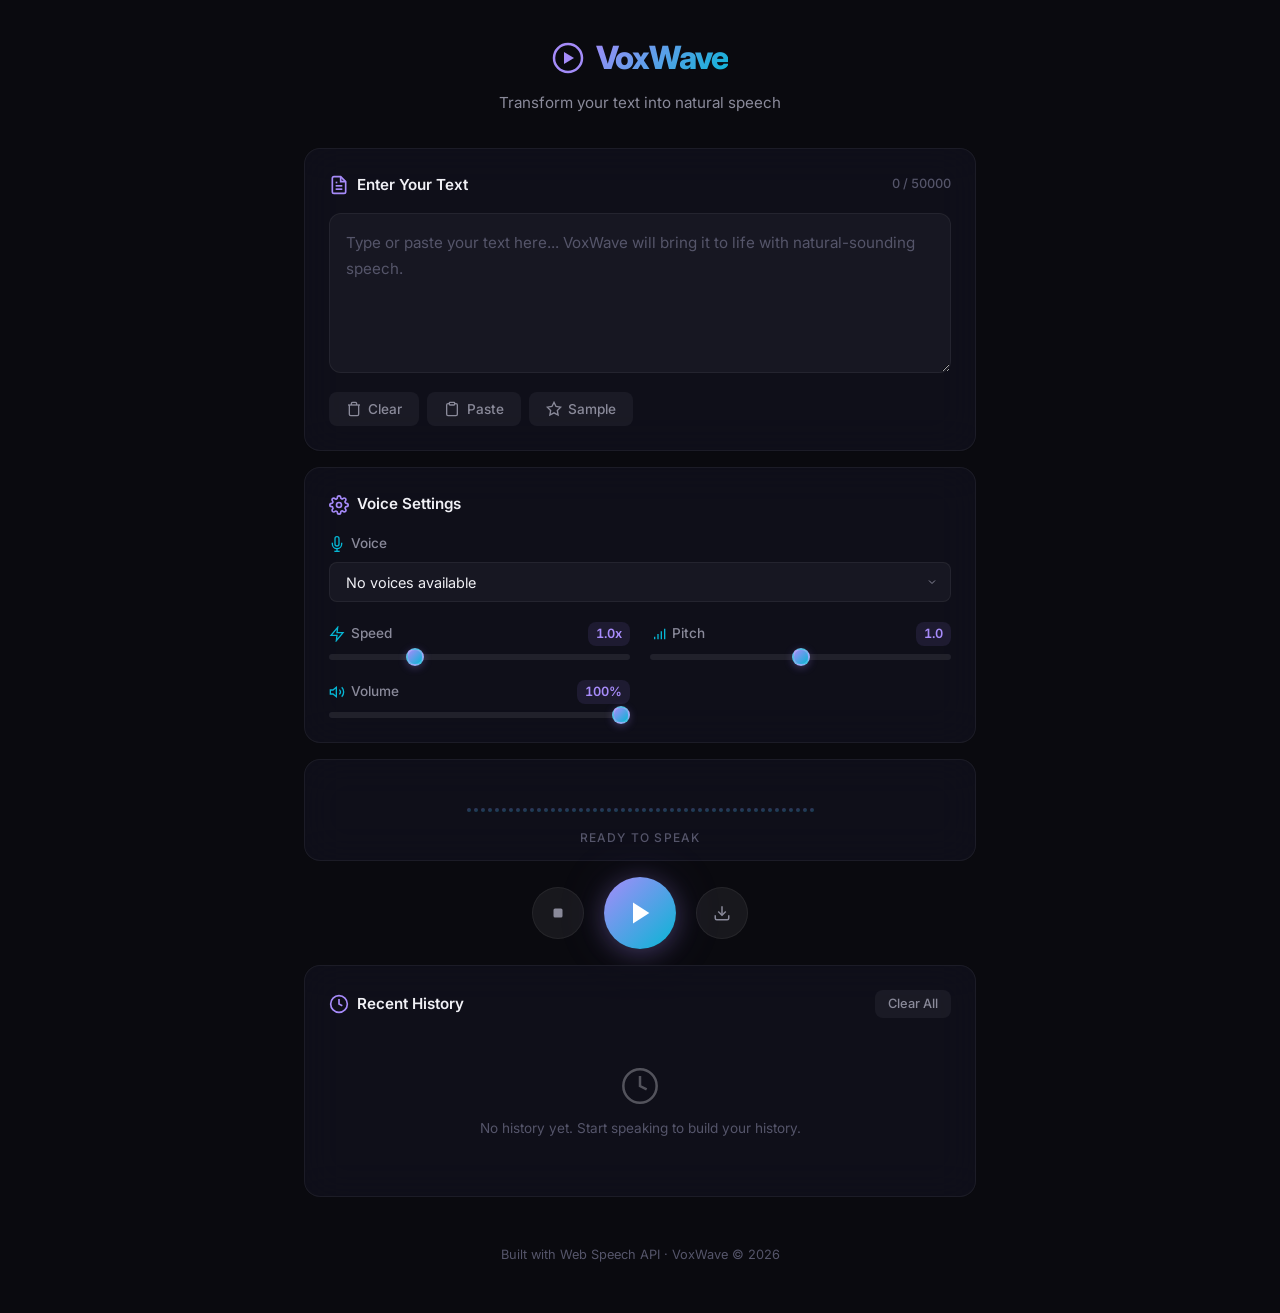
<file: tts-web-app/index.html>
<!DOCTYPE html>
<html lang="en">
<head>
    <meta charset="UTF-8">
    <meta name="viewport" content="width=device-width, initial-scale=1.0">
    <meta name="description" content="VoxWave - A modern text-to-speech web application with natural voices, adjustable speed, pitch, and volume controls.">
    <title>VoxWave | Text to Speech</title>
    <link rel="manifest" href="manifest.json">
    <meta name="theme-color" content="#0a0a0f">
    <link rel="preconnect" href="https://fonts.googleapis.com">
    <link rel="preconnect" href="https://fonts.gstatic.com" crossorigin>
    <link href="https://fonts.googleapis.com/css2?family=Inter:wght@300;400;500;600;700;800&display=swap" rel="stylesheet">
    <link rel="stylesheet" href="style.css">
</head>
<body>
    <!-- Animated background particles -->
    <div class="bg-particles" id="bgParticles"></div>

    <div class="app-container">
        <!-- Header -->
        <header class="app-header">
            <div class="logo">
                <div class="logo-icon">
                    <svg width="32" height="32" viewBox="0 0 32 32" fill="none">
                        <circle cx="16" cy="16" r="14" stroke="url(#logoGrad)" stroke-width="2.5"/>
                        <path d="M12 10v12l10-6z" fill="url(#logoGrad)"/>
                        <defs>
                            <linearGradient id="logoGrad" x1="0" y1="0" x2="32" y2="32">
                                <stop offset="0%" stop-color="#a78bfa"/>
                                <stop offset="100%" stop-color="#06b6d4"/>
                            </linearGradient>
                        </defs>
                    </svg>
                </div>
                <h1>VoxWave</h1>
            </div>
            <p class="tagline">Transform your text into natural speech</p>
        </header>

        <!-- Main Content -->
        <main class="main-content">
            <!-- Text Input Card -->
            <div class="card text-card">
                <div class="card-header">
                    <h2>
                        <svg width="20" height="20" viewBox="0 0 24 24" fill="none" stroke="currentColor" stroke-width="2">
                            <path d="M14 2H6a2 2 0 0 0-2 2v16a2 2 0 0 0 2 2h12a2 2 0 0 0 2-2V8z"/>
                            <polyline points="14 2 14 8 20 8"/>
                            <line x1="16" y1="13" x2="8" y2="13"/>
                            <line x1="16" y1="17" x2="8" y2="17"/>
                            <polyline points="10 9 9 9 8 9"/>
                        </svg>
                        Enter Your Text
                    </h2>
                    <div class="char-counter">
                        <span id="charCount">0</span> / 50000
                    </div>
                </div>
                <textarea id="textInput" placeholder="Type or paste your text here... VoxWave will bring it to life with natural-sounding speech." maxlength="50000"></textarea>
                <div class="text-actions">
                    <button class="btn btn-ghost" id="clearBtn" title="Clear text">
                        <svg width="16" height="16" viewBox="0 0 24 24" fill="none" stroke="currentColor" stroke-width="2">
                            <polyline points="3 6 5 6 21 6"/>
                            <path d="M19 6v14a2 2 0 0 1-2 2H7a2 2 0 0 1-2-2V6m3 0V4a2 2 0 0 1 2-2h4a2 2 0 0 1 2 2v2"/>
                        </svg>
                        Clear
                    </button>
                    <button class="btn btn-ghost" id="pasteBtn" title="Paste from clipboard">
                        <svg width="16" height="16" viewBox="0 0 24 24" fill="none" stroke="currentColor" stroke-width="2">
                            <path d="M16 4h2a2 2 0 0 1 2 2v14a2 2 0 0 1-2 2H6a2 2 0 0 1-2-2V6a2 2 0 0 1 2-2h2"/>
                            <rect x="8" y="2" width="8" height="4" rx="1" ry="1"/>
                        </svg>
                        Paste
                    </button>
                    <button class="btn btn-ghost" id="sampleBtn" title="Load sample text">
                        <svg width="16" height="16" viewBox="0 0 24 24" fill="none" stroke="currentColor" stroke-width="2">
                            <polygon points="12 2 15.09 8.26 22 9.27 17 14.14 18.18 21.02 12 17.77 5.82 21.02 7 14.14 2 9.27 8.91 8.26 12 2"/>
                        </svg>
                        Sample
                    </button>
                </div>
            </div>

            <!-- Controls Card -->
            <div class="card controls-card">
                <div class="card-header">
                    <h2>
                        <svg width="20" height="20" viewBox="0 0 24 24" fill="none" stroke="currentColor" stroke-width="2">
                            <circle cx="12" cy="12" r="3"/>
                            <path d="M19.4 15a1.65 1.65 0 0 0 .33 1.82l.06.06a2 2 0 0 1 0 2.83 2 2 0 0 1-2.83 0l-.06-.06a1.65 1.65 0 0 0-1.82-.33 1.65 1.65 0 0 0-1 1.51V21a2 2 0 0 1-2 2 2 2 0 0 1-2-2v-.09A1.65 1.65 0 0 0 9 19.4a1.65 1.65 0 0 0-1.82.33l-.06.06a2 2 0 0 1-2.83 0 2 2 0 0 1 0-2.83l.06-.06A1.65 1.65 0 0 0 4.68 15a1.65 1.65 0 0 0-1.51-1H3a2 2 0 0 1-2-2 2 2 0 0 1 2-2h.09A1.65 1.65 0 0 0 4.6 9a1.65 1.65 0 0 0-.33-1.82l-.06-.06a2 2 0 0 1 0-2.83 2 2 0 0 1 2.83 0l.06.06A1.65 1.65 0 0 0 9 4.68a1.65 1.65 0 0 0 1-1.51V3a2 2 0 0 1 2-2 2 2 0 0 1 2 2v.09a1.65 1.65 0 0 0 1 1.51 1.65 1.65 0 0 0 1.82-.33l.06-.06a2 2 0 0 1 2.83 0 2 2 0 0 1 0 2.83l-.06.06A1.65 1.65 0 0 0 19.4 9a1.65 1.65 0 0 0 1.51 1H21a2 2 0 0 1 2 2 2 2 0 0 1-2 2h-.09a1.65 1.65 0 0 0-1.51 1z"/>
                        </svg>
                        Voice Settings
                    </h2>
                </div>

                <div class="controls-grid">
                    <!-- Voice Selection -->
                    <div class="control-group full-width">
                        <label for="voiceSelect">
                            <svg width="16" height="16" viewBox="0 0 24 24" fill="none" stroke="currentColor" stroke-width="2">
                                <path d="M12 1a3 3 0 0 0-3 3v8a3 3 0 0 0 6 0V4a3 3 0 0 0-3-3z"/>
                                <path d="M19 10v2a7 7 0 0 1-14 0v-2"/>
                                <line x1="12" y1="19" x2="12" y2="23"/>
                                <line x1="8" y1="23" x2="16" y2="23"/>
                            </svg>
                            Voice
                        </label>
                        <select id="voiceSelect">
                            <option value="">Loading voices...</option>
                        </select>
                    </div>

                    <!-- Speed -->
                    <div class="control-group">
                        <label for="speedRange">
                            <svg width="16" height="16" viewBox="0 0 24 24" fill="none" stroke="currentColor" stroke-width="2">
                                <polygon points="13 2 3 14 12 14 11 22 21 10 12 10 13 2"/>
                            </svg>
                            Speed
                            <span class="range-value" id="speedValue">1.0x</span>
                        </label>
                        <input type="range" id="speedRange" min="0.25" max="3" step="0.05" value="1">
                    </div>

                    <!-- Pitch -->
                    <div class="control-group">
                        <label for="pitchRange">
                            <svg width="16" height="16" viewBox="0 0 24 24" fill="none" stroke="currentColor" stroke-width="2">
                                <path d="M2 20h.01"/>
                                <path d="M7 20v-4"/>
                                <path d="M12 20v-8"/>
                                <path d="M17 20V8"/>
                                <path d="M22 4v16"/>
                            </svg>
                            Pitch
                            <span class="range-value" id="pitchValue">1.0</span>
                        </label>
                        <input type="range" id="pitchRange" min="0" max="2" step="0.05" value="1">
                    </div>

                    <!-- Volume -->
                    <div class="control-group">
                        <label for="volumeRange">
                            <svg width="16" height="16" viewBox="0 0 24 24" fill="none" stroke="currentColor" stroke-width="2">
                                <polygon points="11 5 6 9 2 9 2 15 6 15 11 19 11 5"/>
                                <path d="M19.07 4.93a10 10 0 0 1 0 14.14"/>
                                <path d="M15.54 8.46a5 5 0 0 1 0 7.07"/>
                            </svg>
                            Volume
                            <span class="range-value" id="volumeValue">100%</span>
                        </label>
                        <input type="range" id="volumeRange" min="0" max="1" step="0.05" value="1">
                    </div>
                </div>
            </div>

            <!-- Waveform Visualizer -->
            <div class="card visualizer-card">
                <div class="waveform-container" id="waveformContainer">
                    <div class="waveform-bars" id="waveformBars"></div>
                    <div class="status-text" id="statusText">Ready to speak</div>
                </div>
            </div>

            <!-- Playback Controls -->
            <div class="playback-controls">
                <button class="btn btn-control" id="stopBtn" title="Stop">
                    <svg width="22" height="22" viewBox="0 0 24 24" fill="currentColor">
                        <rect x="6" y="6" width="12" height="12" rx="2"/>
                    </svg>
                </button>
                <button class="btn btn-play" id="playBtn" title="Play">
                    <svg width="28" height="28" viewBox="0 0 24 24" fill="currentColor" id="playIcon">
                        <polygon points="6 3 20 12 6 21 6 3"/>
                    </svg>
                    <svg width="28" height="28" viewBox="0 0 24 24" fill="currentColor" id="pauseIcon" style="display:none;">
                        <rect x="6" y="4" width="4" height="16" rx="1"/>
                        <rect x="14" y="4" width="4" height="16" rx="1"/>
                    </svg>
                </button>
                <button class="btn btn-control" id="downloadBtn" title="Download as audio (where supported)">
                    <svg width="22" height="22" viewBox="0 0 24 24" fill="none" stroke="currentColor" stroke-width="2">
                        <path d="M21 15v4a2 2 0 0 1-2 2H5a2 2 0 0 1-2-2v-4"/>
                        <polyline points="7 10 12 15 17 10"/>
                        <line x1="12" y1="15" x2="12" y2="3"/>
                    </svg>
                </button>
            </div>

            <!-- History Card -->
            <div class="card history-card">
                <div class="card-header">
                    <h2>
                        <svg width="20" height="20" viewBox="0 0 24 24" fill="none" stroke="currentColor" stroke-width="2">
                            <circle cx="12" cy="12" r="10"/>
                            <polyline points="12 6 12 12 16 14"/>
                        </svg>
                        Recent History
                    </h2>
                    <button class="btn btn-ghost btn-sm" id="clearHistoryBtn">Clear All</button>
                </div>
                <div class="history-list" id="historyList">
                    <div class="history-empty">
                        <svg width="40" height="40" viewBox="0 0 24 24" fill="none" stroke="currentColor" stroke-width="1.5" opacity="0.3">
                            <circle cx="12" cy="12" r="10"/>
                            <polyline points="12 6 12 12 16 14"/>
                        </svg>
                        <p>No history yet. Start speaking to build your history.</p>
                    </div>
                </div>
            </div>
        </main>

        <!-- Footer -->
        <footer class="app-footer">
            <p>Built with Web Speech API &middot; VoxWave &copy; 2026</p>
        </footer>
    </div>

    <script src="app.js"></script>
</body>
</html>
</file>
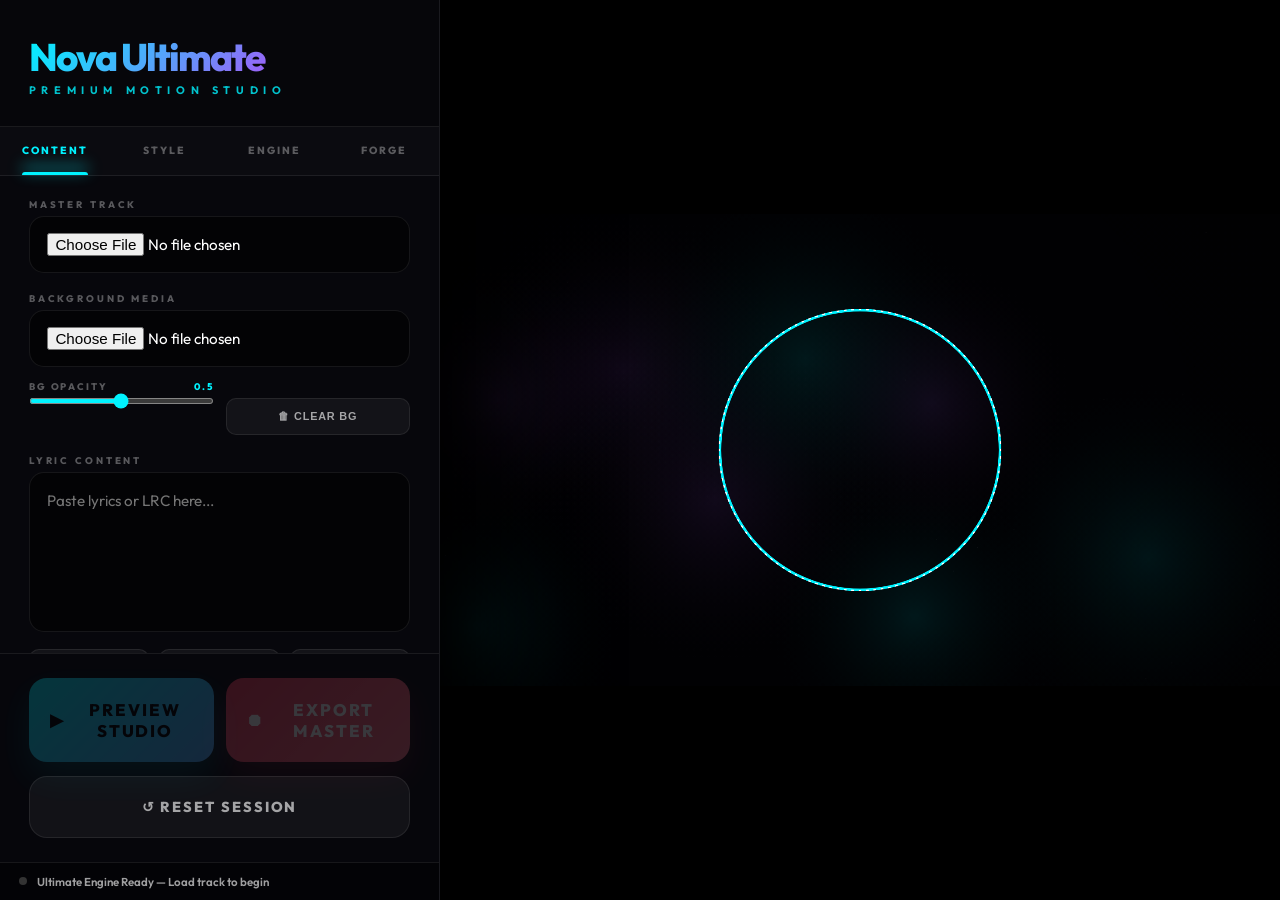
<file: nova-studio-ultimate.html>
<!DOCTYPE html>
<html lang="en">
<head>
<meta charset="UTF-8">
<meta name="viewport" content="width=device-width, initial-scale=1.0">
<title>Nova Studio Ultimate — Motion Art Suite</title>
<link href="https://fonts.googleapis.com/css2?family=Outfit:wght@300;400;600;800&family=Inter:wght@300;400;700;900&family=Roboto:wght@300;400;700;900&family=Playfair+Display:wght@400;700;900&family=Montserrat:wght@300;400;700;900&display=swap" rel="stylesheet">
<style>
:root{
  --bg:#030306;--panel:rgba(8,8,14,0.92);
  --accent:#00f2fe;--accent2:#a855f7;
  --border:rgba(255,255,255,0.08);
  --text-dim:rgba(255,255,255,0.33);--text-mid:rgba(255,255,255,0.62);
  --input-bg:rgba(0,0,0,0.55);--radius:15px;
}
*{box-sizing:border-box;margin:0;padding:0}
body{display:flex;height:100vh;overflow:hidden;background:var(--bg);color:#fff;font-family:'Outfit',sans-serif}
::-webkit-scrollbar{width:4px}::-webkit-scrollbar-thumb{background:var(--accent);border-radius:99px}

/* SIDEBAR */
.sidebar{width:440px;min-width:440px;background:var(--panel);backdrop-filter:blur(50px);border-right:1px solid var(--border);display:flex;flex-direction:column;overflow:hidden;box-shadow:40px 0 100px rgba(0,0,0,0.95);z-index:100}
.sidebar-header{padding:2.4rem 1.8rem 1.8rem;border-bottom:1px solid var(--border);flex-shrink:0;display:flex;align-items:center;justify-content:space-between;background:rgba(0,0,0,0.2)}
.brand{font-size:2.4rem;font-weight:800;letter-spacing:-2px;background:linear-gradient(135deg,var(--accent) 0%,var(--accent2) 100%);-webkit-background-clip:text;-webkit-text-fill-color:transparent;background-clip:text;line-height:1}
.brand-sub{font-size:.68rem;color:var(--accent);text-transform:uppercase;letter-spacing:.35rem;font-weight:700;margin-top:6px;opacity:0.8}
.sidebar-scroll{flex:1;overflow-y:auto;padding:0 0 1.5rem}

/* TABS */
.lyric-tabs{display:flex;gap:0;border-bottom:1px solid var(--border);background:rgba(255,255,255,0.015)}
.ltab{flex:1;padding:1.1rem;font-size:.65rem;font-weight:800;text-transform:uppercase;letter-spacing:.12rem;cursor:pointer;border:none;background:transparent;color:var(--text-dim);font-family:inherit;transition:.25s;text-align:center;position:relative}
.ltab:hover{color:var(--text-mid);background:rgba(255,255,255,0.03)}
.ltab.on{color:var(--accent)}
.ltab.on::after{content:'';position:absolute;bottom:0;left:20%;right:20%;height:3px;background:var(--accent);border-radius:10px 10px 0 0;box-shadow:0 -5px 15px var(--accent)}
.tab-panel{display:none;padding:1.4rem 1.8rem;animation:fadeIn .3s ease}
.tab-panel.on{display:flex;flex-direction:column;gap:1.2rem}
@keyframes fadeIn{from{opacity:0;transform:translateY(8px)}to{opacity:1;transform:translateY(0)}}

/* COMPONENTS */
details{border-bottom:1px solid var(--border)}
summary{padding:1.2rem 1.8rem;font-size:.62rem;font-weight:800;color:var(--text-dim);text-transform:uppercase;letter-spacing:.2rem;cursor:pointer;list-style:none;display:flex;justify-content:space-between;align-items:center;transition:color .2s}
summary:hover{color:#fff}
details[open] summary{color:var(--accent)}
summary::after{content:'＋';font-size:1rem;color:var(--accent);font-weight:300;transition:.3s}
details[open] summary::after{content:'－';transform:rotate(180deg)}
.sec{padding:.2rem 0 1.4rem;display:flex;flex-direction:column;gap:1.1rem}

label.lbl{font-size:.6rem;font-weight:800;color:var(--text-dim);text-transform:uppercase;letter-spacing:.18rem;display:block;margin-bottom:6px}
input[type=file],textarea,select,input[type=text]{background:var(--input-bg);border:1px solid var(--border);color:#fff;padding:1rem 1.1rem;border-radius:var(--radius);font-family:inherit;outline:none;width:100%;transition:.3s;font-size:.95rem}
input[type=file]:hover,textarea:hover,select:hover,input[type=text]:hover{border-color:rgba(255,255,255,0.2)}
textarea:focus,select:focus,input[type=text]:focus{border-color:var(--accent);background:rgba(0,0,0,0.7);box-shadow:0 0 20px rgba(0,242,254,0.1)}
textarea{height:160px;resize:none;line-height:1.6}
input[type=color]{height:48px;border-radius:10px;border:1px solid var(--border);background:transparent;cursor:pointer;padding:3px;width:100%}
input[type=range]{width:100%;accent-color:var(--accent);cursor:pointer;height:6px;border-radius:10px;background:rgba(255,255,255,0.1)}

.row{display:grid;grid-template-columns:1fr 1fr;gap:12px}
.row3{display:grid;grid-template-columns:1fr 1fr 1fr;gap:10px}

.tbtn{background:rgba(255,255,255,0.05);border:1px solid var(--border);color:var(--text-mid);padding:.7rem .5rem;border-radius:10px;font-size:.68rem;font-weight:700;cursor:pointer;transition:.2s;text-transform:uppercase;letter-spacing:.05rem}
.tbtn:hover{background:var(--accent);color:#000;border-color:var(--accent);transform:translateY(-2px)}
.tbtn.active-btn{background:var(--accent);color:#000}

.btn{width:100%;padding:1.3rem;border-radius:18px;font-weight:800;font-size:1.05rem;cursor:pointer;border:none;color:white;transition:.4s cubic-bezier(0.4, 0, 0.2, 1);display:flex;align-items:center;justify-content:center;gap:.8rem;text-transform:uppercase;letter-spacing:.12rem;font-family:inherit}
.btn:disabled{opacity:.2;cursor:not-allowed}
.btn-play{background:linear-gradient(135deg,#00f2fe,#4facfe);color:#000;box-shadow:0 15px 35px rgba(0,242,254,0.25)}
.btn-record{background:linear-gradient(135deg,#f43f5e,#fb7185);box-shadow:0 15px 35px rgba(244,63,94,0.25)}
.btn-ghost{background:rgba(255,255,255,0.05);border:1px solid var(--border);color:var(--text-mid);font-size:.9rem}
.btn-sync{background:rgba(255,255,255,0.04);border:1px solid var(--border);color:var(--text-dim);font-size:.85rem}
.btn-sync.active{background:#f43f5e;border-color:#f43f5e;color:#fff;animation:pulse 2s infinite}

@keyframes pulse{0%{box-shadow:0 0 0 0 rgba(244,63,94,.4)}70%{box-shadow:0 0 0 12px rgba(244,63,94,0)}100%{box-shadow:0 0 0 0 rgba(244,63,94,0)}}
@keyframes playPulse{0%{box-shadow:0 0 0 0 rgba(0,242,254,0.4)}70%{box-shadow:0 0 0 20px rgba(0,242,254,0)}100%{box-shadow:0 0 0 0 rgba(0,242,254,0)}}
.btn-play.ready{animation:playPulse 2.5s infinite}

.sidebar-footer{padding:1.5rem 1.8rem;border-top:1px solid var(--border);display:flex;flex-direction:column;gap:.9rem;flex-shrink:0;background:rgba(0,0,0,0.1)}
.download-btn{display:none;background:#10b981;color:#fff;text-decoration:none;border-radius:var(--radius);padding:1.2rem;text-align:center;font-weight:800;font-size:.9rem;letter-spacing:.1rem;text-transform:uppercase}
.status-bar{display:flex;align-items:center;gap:10px;padding:.7rem 1.2rem;background:rgba(0,0,0,0.5);border-top:1px solid var(--border);flex-shrink:0}
.status-dot{width:8px;height:8px;border-radius:50%;background:#333;transition:.3s}
.status-dot.active{background:var(--accent);box-shadow:0 0 10px var(--accent)}
.status-dot.recording{background:#f43f5e;box-shadow:0 0 10px #f43f5e;animation:pulse 1s infinite}
.status-text{font-size:.72rem;color:var(--text-mid);font-weight:600;flex:1;overflow:hidden;text-overflow:ellipsis;white-space:nowrap}

.progress-wrap{height:4px;background:rgba(255,255,255,0.08);border-radius:99px;cursor:pointer}
.progress-fill{height:100%;border-radius:99px;background:linear-gradient(90deg,var(--accent),var(--accent2));width:0%;transition:.1s}
.progress-time{display:flex;justify-content:space-between;font-size:.62rem;color:var(--text-dim);margin-top:6px;font-weight:700}

.slider-group{display:flex;flex-direction:column;gap:6px}
.slider-label{display:flex;justify-content:space-between;font-size:.6rem;color:var(--text-dim);font-weight:800;text-transform:uppercase;letter-spacing:.12rem}
.slider-val{color:var(--accent)}

/* LYRIC LISTS */
.line-editor{max-height:280px;overflow-y:auto;border:1px solid var(--border);border-radius:12px;background:rgba(0,0,0,0.2)}
.line-row{display:flex;align-items:center;gap:10px;padding:.7rem 1rem;border-bottom:1px solid var(--border);transition:.2s;cursor:pointer}
.line-row:hover{background:rgba(255,255,255,0.04)}
.line-row.line-active{background:rgba(0,242,254,0.08);border-left:3px solid var(--accent)}
.line-ts{font-size:.7rem;color:var(--accent);font-family:monospace;min-width:60px;background:transparent;border:none;outline:none}
.line-txt{flex:1;font-size:.9rem;color:#fff;background:transparent;border:none;outline:none;font-family:inherit}
.line-del{font-size:.8rem;color:var(--text-dim);background:none;border:none;cursor:pointer;padding:4px 8px;border-radius:6px;transition:.2s}
.line-del:hover{background:rgba(244,63,94,0.15);color:#f43f5e}

.lyric-preview{max-height:240px;overflow-y:auto;border:1px solid var(--border);border-radius:12px;padding:.5rem 0}
.preview-item{padding:.6rem 1.4rem;font-size:.9rem;color:var(--text-dim);transition:.2s;cursor:pointer;line-height:1.5}
.preview-item.cur{color:#fff;background:rgba(0,242,254,0.08);border-left:3px solid var(--accent)}

/* CHIPS */
.chip-group{display:flex;gap:8px;flex-wrap:wrap}
.chip{padding:.6rem 1rem;border-radius:99px;font-size:.68rem;font-weight:700;cursor:pointer;border:1px solid var(--border);background:rgba(255,255,255,0.04);color:var(--text-mid);transition:.2s;text-transform:uppercase;letter-spacing:.08rem}
.chip:hover{border-color:rgba(255,255,255,0.25);color:#fff}
.chip.on{background:rgba(0,242,254,0.15);border-color:var(--accent);color:var(--accent);box-shadow:0 0 15px rgba(0,242,254,0.1)}

.align-group{display:flex;border:1px solid var(--border);border-radius:12px;overflow:hidden}
.align-btn{flex:1;padding:.8rem;text-align:center;cursor:pointer;border:none;background:transparent;color:var(--text-dim);font-size:.9rem;transition:.2s}
.align-btn.on{background:rgba(0,242,254,0.1);color:var(--accent)}

.toggle-row{display:flex;align-items:center;justify-content:space-between}
.toggle{position:relative;width:44px;height:24px;cursor:pointer}
.toggle input{opacity:0;width:0;height:0}
.toggle-track{position:absolute;inset:0;background:rgba(255,255,255,0.1);border-radius:99px;transition:.3s;border:1px solid var(--border)}
.toggle input:checked+.toggle-track{background:var(--accent);border-color:var(--accent)}
.toggle-thumb{position:absolute;top:3px;left:3px;width:16px;height:16px;background:#fff;border-radius:50%;transition:.3s}
.toggle input:checked~.toggle-thumb{transform:translateX(20px)}

.bgs-group{display:grid;grid-template-columns:repeat(4,1fr);gap:8px}
.bgs{padding:.9rem .4rem;border:1px solid var(--border);border-radius:12px;text-align:center;font-size:.6rem;font-weight:800;cursor:pointer;color:var(--text-dim);background:rgba(255,255,255,0.03);transition:.2s;text-transform:uppercase;letter-spacing:.1rem}
.bgs.on{border-color:var(--accent);color:var(--accent);background:rgba(0,242,254,0.08);box-shadow:0 0 15px rgba(0,242,254,0.1)}
.bgs-icon{font-size:1.2rem;display:block;margin-bottom:5px}

/* VIEWPORT */
.viewport{flex:1;position:relative;background:#000;display:flex;align-items:center;justify-content:center;overflow:hidden}
canvas{width:100%;height:100%;object-fit:contain;display:block}
.ai-thinking{display:none;position:absolute;top:1.5rem;right:1.5rem;background:rgba(168,85,247,0.2);border:1px solid rgba(168,85,247,0.4);padding:.7rem 1.4rem;border-radius:99px;font-size:.75rem;color:#a855f7;font-weight:800;backdrop-filter:blur(20px);box-shadow:0 10px 30px rgba(0,0,0,0.5);animation:glowPulse 2s infinite}
@keyframes glowPulse{0%,100%{box-shadow:0 0 20px rgba(168,85,247,0.2)}50%{box-shadow:0 0 40px rgba(168,85,247,0.4)}}
.ai-thinking.show{display:block}
.kbd{background:rgba(255,255,255,0.12);border:1px solid var(--border);border-radius:6px;padding:2px 8px;font-size:.65rem;font-family:monospace;color:var(--accent)}
</style>
</head>
<body>
<aside class="sidebar">
  <div class="sidebar-header">
    <div>
      <div class="brand">Nova Ultimate</div>
      <div class="brand-sub">Premium Motion Studio</div>
    </div>
  </div>

  <div class="lyric-tabs">
    <button class="ltab on" id="tab-btn-content" onclick="switchTab('content')">Content</button>
    <button class="ltab" id="tab-btn-style" onclick="switchTab('style')">Style</button>
    <button class="ltab" id="tab-btn-engine" onclick="switchTab('engine')">Engine</button>
    <button class="ltab" id="tab-btn-forge" onclick="switchTab('forge')">Forge</button>
  </div>

  <div class="sidebar-scroll">

    <!-- ══ TAB: CONTENT ══ -->
    <div class="tab-panel on" id="tab-content">
      <div class="group">
        <label class="lbl">Master Track</label>
        <input type="file" id="audioFile" accept="audio/*">
        <div id="progressSection" style="display:none;margin-top:1rem">
          <div class="progress-wrap" id="progressBar"><div class="progress-fill" id="progressFill"></div></div>
          <div class="progress-time"><span id="timeNow">0:00</span><span id="timeDur">0:00</span></div>
        </div>
      </div>

      <div class="group">
        <label class="lbl">Background Media</label>
        <input type="file" id="bgFile" accept="image/*,video/*">
        <div class="row" style="margin-top:0.8rem">
          <div class="slider-group">
            <div class="slider-label"><span>BG Opacity</span><span class="slider-val" id="v_bgopc">0.5</span></div>
            <input type="range" id="bgOpacity" min="0" max="1" step="0.05" value="0.5" oninput="v_bgopc.innerText=this.value">
          </div>
          <button class="tbtn" style="margin-top:18px" onclick="clearBG()">🗑 Clear BG</button>
        </div>
      </div>

      <div class="group">
        <label class="lbl">Lyric Content</label>
        <textarea id="lyricsInput" placeholder="Paste lyrics or LRC here..."></textarea>
        <div class="row3" style="margin-top:0.8rem">
          <button class="tbtn" onclick="autoAdjustLyrics()">✨ Format</button>
          <button class="tbtn" onclick="autoSyncLyrics()" title="Distribute evenly">⚡ Auto Sync</button>
          <button class="tbtn" onclick="clearTimestamps()">🗑️ Clear</button>
          <button class="tbtn" onclick="nudgeLyrics(0.2)">⏩ +0.2s ALL</button>
          <button class="tbtn" onclick="nudgeRest(-0.2)" title="Pull current and following lines back">⏪ NUDGE REST</button>
          <button class="tbtn" onclick="nudgeRest(0.2)" title="Push current and following lines forward">⏩ NUDGE REST</button>
          <button class="tbtn" onclick="exportLRC()">📥 LRC</button>
        </div>
        <button class="btn btn-sync" id="syncBtn" style="margin-top:1rem">● Live Sync Stage &nbsp;<span class="kbd">Space</span></button>
      </div>

      <details open>
        <summary>Timeline & Preview</summary>
        <div class="sec">
          <div class="line-editor" id="lineEditor"></div>
          <div class="row">
            <button class="tbtn" onclick="addBlankLine()">+ Add Line</button>
            <button class="tbtn" onclick="sortByTime()">↕ Sort Time</button>
          </div>
        </div>
      </details>
    </div>

    <!-- ══ TAB: STYLE ══ -->
    <div class="tab-panel" id="tab-style">
      <details open>
        <summary>Typography</summary>
        <div class="sec">
          <div class="row">
            <div>
              <label class="lbl">Font</label>
              <select id="fontFamily">
                <option value="'Outfit', sans-serif">Outfit</option>
                <option value="'Inter', sans-serif">Inter</option>
                <option value="'Roboto', sans-serif">Roboto</option>
                <option value="'Playfair Display', serif">Playfair Display</option>
                <option value="'Montserrat', sans-serif">Montserrat</option>
              </select>
            </div>
            <div>
              <label class="lbl">Weight</label>
              <select id="fontWeight">
                <option value="300">Light</option>
                <option value="400">Regular</option>
                <option value="600">Bold</option>
                <option value="800" selected>Black</option>
              </select>
            </div>
          </div>
          <div class="row">
            <div class="slider-group">
              <div class="slider-label"><span>Size</span><span class="slider-val" id="v_fs">100</span></div>
              <input type="range" id="fontSize" min="30" max="250" value="100" oninput="v_fs.innerText=this.value">
            </div>
            <div class="slider-group">
              <div class="slider-label"><span>Spacing</span><span class="slider-val" id="v_ls">0</span></div>
              <input type="range" id="letterSpacing" min="-10" max="60" value="0" oninput="v_ls.innerText=this.value">
            </div>
          </div>
          <div class="row">
            <div><label class="lbl">Text</label><input type="color" id="textColor" value="#ffffff"></div>
            <div><label class="lbl">Stroke</label><input type="color" id="strokeColor" value="#000000"></div>
          </div>
          <div class="row">
            <div class="slider-group">
              <div class="slider-label"><span>Stroke W</span><span class="slider-val" id="v_sk">0</span></div>
              <input type="range" id="textStroke" min="0" max="25" value="0" oninput="v_sk.innerText=this.value">
            </div>
            <div class="slider-group">
              <div class="slider-label"><span>Y Offset</span><span class="slider-val" id="v_ypos">0</span></div>
              <input type="range" id="textYPos" min="-450" max="450" value="0" oninput="v_ypos.innerText=this.value">
            </div>
          </div>
        </div>
      </details>

      <details open>
        <summary>Layout & Effects</summary>
        <div class="sec">
          <div class="row">
            <div>
              <label class="lbl">Alignment</label>
              <div class="align-group">
                <button class="align-btn" id="align-left" onclick="setAlign('left')">⬅</button>
                <button class="align-btn on" id="align-center" onclick="setAlign('center')">⬛</button>
                <button class="align-btn" id="align-right" onclick="setAlign('right')">➡</button>
              </div>
            </div>
            <div>
              <label class="lbl">Shadow</label>
              <select id="shadowMode" onchange="textShadow=this.value">
                <option value="none">None</option>
                <option value="soft">Soft Deep</option>
                <option value="hard">Hard Retro</option>
                <option value="glow">Neon Glow</option>
                <option value="long">Long Shadow</option>
              </select>
            </div>
          </div>
          <div>
            <label class="lbl">Text Background</label>
            <div class="bgs-group">
              <button class="bgs on" onclick="setBgStyle(this,'none')"><span class="bgs-icon">✕</span>None</button>
              <button class="bgs" onclick="setBgStyle(this,'pill')"><span class="bgs-icon">⬭</span>Pill</button>
              <button class="bgs" onclick="setBgStyle(this,'box')"><span class="bgs-icon">▬</span>Box</button>
              <button class="bgs" onclick="setBgStyle(this,'bar')"><span class="bgs-icon">━</span>Bar</button>
            </div>
          </div>
          <div class="row" id="bgColorRow" style="display:none">
            <div><label class="lbl">BG Color</label><input type="color" id="textBgColor" value="#000000"></div>
            <div class="slider-group">
              <div class="slider-label"><span>Opacity</span><span class="slider-val" id="v_bgop">0.6</span></div>
              <input type="range" id="textBgOpacity" min="0" max="1" step="0.05" value="0.6" oninput="v_bgop.innerText=parseFloat(this.value).toFixed(2)">
            </div>
          </div>
        </div>
      </details>
    </div>

    <!-- ══ TAB: ENGINE ══ -->
    <div class="tab-panel" id="tab-engine">
      <div class="group">
        <label class="lbl">Motion Engine</label>
        <select id="animStyle">
          <option value="nova_hybrid">Refined Hybrid</option>
          <option value="nova_pop">Pop Pulse</option>
          <option value="ghost_trail">Ghost Ether</option>
          <option value="glitch_shake">Digital Glitch</option>
          <option value="typewriter">Classic Typewriter</option>
          <option value="zoom_burst">Impact Zoom</option>
          <option value="blur_bloom">Atmospheric Bloom</option>
          <option value="cosmic_drift">Cosmic Drift</option>
          <option value="karaoke_sweep">Karaoke Sweep</option>
          <option value="neon_flicker">Neon Flicker</option>
          <option value="stardust_scramble">Stardust Scramble</option>
          <option value="inferno_breath">Inferno Breath</option>
          <option value="ember_flow">Ember Flow</option>
        </select>
      </div>
      <div class="group">
        <label class="lbl">Visualizer Engine</label>
        <select id="vizStyle">
          <option value="nova_core">Nova Core</option>
          <option value="nova_split">Nova Core — Split Orbit</option>
          <option value="nova_dashed">Nova Core — Dashed</option>
          <option value="nova_mirrored">Nova Core — Mirrored</option>
          <option value="neon_hexagon">Geometric Pulse</option>
          <option value="fluid_horizon">Fluid Horizon</option>
          <option value="spectrum_pillars">Spectrum Pillars</option>
          <option value="starfield_ambient">Starfield Depth</option>
          <option value="starfield_slow">Cinematic Starfield</option>
          <option value="nebula_flow">Nebula Flow</option>
          <option value="beat_reactor">Beat Reactor</option>
          <option value="heartbeat_pulse">Heartbeat Core</option>
          <option value="neon_ekg">Neon EKG</option>
          <option value="vectro_lattice">Vectro Lattice</option>
          <option value="prism_portal">Prism Portal</option>
        </select>
      </div>

      <div class="row">
        <div><label class="lbl">Primary</label><input type="color" id="primaryColor" value="#00f2fe"></div>
        <div><label class="lbl">Secondary</label><input type="color" id="secondaryColor" value="#a855f7"></div>
      </div>

      <details open>
        <summary>Dynamics & Tuning</summary>
        <div class="sec">
          <div class="row">
            <div class="slider-group">
              <div class="slider-label"><span>Radius</span><span class="slider-val" id="v_radius">320</span></div>
              <input type="range" id="vizRadius" min="50" max="600" value="320" oninput="v_radius.innerText=this.value">
            </div>
            <div class="slider-group">
              <div class="slider-label"><span>Bar Width</span><span class="slider-val" id="v_bw">6</span></div>
              <input type="range" id="vizBarWidth" min="1" max="25" value="6" oninput="v_bw.innerText=this.value">
            </div>
          </div>
          <div class="row">
            <div class="slider-group">
              <div class="slider-label"><span>Sensitivity</span><span class="slider-val" id="v_sens">1.0</span></div>
              <input type="range" id="audioSens" min="0.1" max="3.0" step="0.1" value="1.0" oninput="v_sens.innerText=parseFloat(this.value).toFixed(1)">
            </div>
            <div class="slider-group">
              <div class="slider-label"><span>Motion</span><span class="slider-val" id="v_mot">1.0</span></div>
              <input type="range" id="motionIntensity" min="0" max="3.0" step="0.1" value="1.0" oninput="v_mot.innerText=parseFloat(this.value).toFixed(1)">
            </div>
          </div>
          <div class="row">
            <div class="slider-group">
              <div class="slider-label"><span>Flow Speed</span><span class="slider-val" id="v_spd">1.0</span></div>
              <input type="range" id="bgSpeed" min="0.1" max="4.0" step="0.1" value="1.0" oninput="v_spd.innerText=parseFloat(this.value).toFixed(1)">
            </div>
            <div class="slider-group">
              <div class="slider-label"><span>Elasticity</span><span class="slider-val" id="v_el">0.12</span></div>
              <input type="range" id="elasticity" min="0.01" max="0.4" step="0.01" value="0.12" oninput="v_el.innerText=parseFloat(this.value).toFixed(2)">
            </div>
          </div>
        </div>
      </details>
    </div>

    <!-- ══ TAB: FORGE ══ -->
    <div class="tab-panel" id="tab-forge">
      <div class="group">
        <label class="lbl">AI Style Concept</label>
        <input type="text" id="aiPrompt" placeholder="e.g. 'Cyberpunk glitch rain', 'Ocean pulse'...">
        <div class="row" style="margin-top:1.5rem">
          <button class="btn" style="background:linear-gradient(135deg, #a855f7, #ec4899);font-size:.8rem;padding:1rem" onclick="forgeAIAnimation()">🚀 Forge Engine</button>
          <button class="btn" style="background:linear-gradient(135deg, #00f2fe, #4facfe);font-size:.8rem;padding:1rem;color:#000" onclick="forgeAIVisualizer()">🎨 Forge Viz</button>
        </div>
        <p style="font-size:.65rem;color:var(--text-dim);font-style:italic;margin-top:1.2rem;line-height:1.6">Describe a mood or style, and the Nova AI Forge will procedurally generate a custom renderer for your project.</p>
      </div>

      <details open style="margin-top:2rem">
        <summary>Post-Processing</summary>
        <div class="sec">
          <div class="row">
            <div class="slider-group">
              <div class="slider-label"><span>Glow Intensity</span><span class="slider-val" id="v_glow">50</span></div>
              <input type="range" id="glowAmount" min="0" max="200" value="50" oninput="v_glow.innerText=this.value">
            </div>
            <div class="slider-group">
              <div class="slider-label"><span>Blur Level</span><span class="slider-val" id="v_blur">0</span></div>
              <input type="range" id="bgBlur" min="0" max="100" value="0" oninput="v_blur.innerText=this.value">
            </div>
          </div>
          <div class="row">
            <div class="slider-group">
              <div class="slider-label"><span>Vignette</span><span class="slider-val" id="v_vig">0.5</span></div>
              <input type="range" id="vignette" min="0" max="1" step="0.05" value="0.5" oninput="v_vig.innerText=parseFloat(this.value).toFixed(2)">
            </div>
            <div class="slider-group">
              <div class="slider-label"><span>Film Grain</span><span class="slider-val" id="v_grain">0.05</span></div>
              <input type="range" id="grain" min="0" max="0.3" step="0.01" value="0.05" oninput="v_grain.innerText=parseFloat(this.value).toFixed(2)">
            </div>
            <div class="slider-group">
              <div class="slider-label"><span>RGB Split</span><span class="slider-val" id="v_rgb">0</span></div>
              <input type="range" id="rgbSplit" min="0" max="100" value="0" oninput="v_rgb.innerText=this.value">
            </div>
          </div>
        </div>
      </details>
    </div>

  </div><!-- /scroll -->

  <div class="sidebar-footer">
    <div class="row">
      <button class="btn btn-play" id="playBtn" disabled><span>▶</span> PREVIEW STUDIO</button>
      <button class="btn btn-record" id="recordBtn" disabled><span>⏺</span> EXPORT MASTER</button>
    </div>
    <button class="btn btn-ghost" onclick="resetStudio()">↺ Reset Session</button>
    <a class="download-btn" id="downloadBtn" download="nova-ultimate-export.webm">⬇ Download Master File</a>
  </div>

  <div class="status-bar">
    <div class="status-dot" id="statusDot"></div>
    <span class="status-text" id="statusText">Ultimate Engine Ready — Load track to begin</span>
  </div>
</aside>

<main class="viewport">
  <canvas id="visualizer"></canvas>
  <div class="ai-thinking" id="aiThinking">AI FORGING ENGINE...</div>
</main>

<script>
const canvas = document.getElementById('visualizer');
const ctx = canvas.getContext('2d', { alpha: false });
const audio = new Audio();
canvas.width = 1920; canvas.height = 1080;

// State
let audioCtx, analyser, source, destination, dataArray;
let isPlaying = false, isRecording = false;
let globalTime = 0;
let mediaRecorder = null, recordedChunks = [];
let energy = { bass:0, mid:0, treble:0 };
let lyricsData = { isSynced:false, lines:[] };
let bgMedia = null, bgType = null;
let activeIdx = -1, bounce = 1, fade = 0;
let randomPos = { x: 0, y: 0 };
let prevText = '', tickerX = 1920;
let isSyncing = false, syncIdx = 0, rawLines = [];

// Visual Params
let textAlign = 'center';
let textShadow = 'none';
let bgStyle = 'none';
let textCase = 'as';

function g(id){ return document.getElementById(id) }
function gv(id){ return parseFloat(g(id).value) }
function gb(id){ return g(id).checked }

// STATUS
function setStatus(msg, type='idle'){
  g('statusText').innerText = msg;
  g('statusDot').className = 'status-dot'+(type==='active'?' active':type==='recording'?' recording':'');
}

// FORMATS
function fmtTime(s){ s=Math.max(0,s||0); return Math.floor(s/60)+':'+String(Math.floor(s%60)).padStart(2,'0') }
function fmtLRC(s){ return String(Math.floor(s/60)).padStart(2,'0')+':'+(s%60).toFixed(2).padStart(5,'0') }

// TABS
function switchTab(name){
  document.querySelectorAll('.ltab').forEach(t=>t.classList.toggle('on', t.id==='tab-btn-'+name));
  document.querySelectorAll('.tab-panel').forEach(p=>p.classList.toggle('on', p.id==='tab-'+name));
  if(name==='content') buildLineEditor();
}

// ALIGN & STYLE
function setAlign(a){
  textAlign = a;
  ['left','center','right'].forEach(x=>g('align-'+x).classList.toggle('on', x===a));
}
function setBgStyle(el, val){
  document.querySelectorAll('.bgs').forEach(b=>b.classList.remove('on'));
  el.classList.add('on'); bgStyle = val;
  g('bgColorRow').style.display = val==='none'?'none':'grid';
}

// AUDIO
function initAudio(){
  if(audioCtx) return;
  audioCtx = new (window.AudioContext||window.webkitAudioContext)();
  analyser = audioCtx.createAnalyser(); analyser.fftSize = 512;
  dataArray = new Uint8Array(analyser.frequencyBinCount);
  source = audioCtx.createMediaElementSource(audio);
  destination = audioCtx.createMediaStreamDestination();
  source.connect(analyser); analyser.connect(audioCtx.destination); analyser.connect(destination);
}

g('audioFile').addEventListener('change', e=>{
  const file = e.target.files[0]; if(!file) return;
  audio.src = URL.createObjectURL(file);
  g('playBtn').disabled = false; g('recordBtn').disabled = false;
  g('playBtn').classList.add('ready');
  g('progressSection').style.display = 'block';
  audio.onloadedmetadata = ()=>{ g('timeDur').innerText = fmtTime(audio.duration) };
  setStatus('Track loaded: '+file.name);
});

g('bgFile').addEventListener('change', e=>{
  const file = e.target.files[0]; if(!file) return;
  const url = URL.createObjectURL(file);
  if(file.type.startsWith('video')){
    bgType = 'video'; bgMedia = document.createElement('video');
    bgMedia.src = url; bgMedia.loop = true; bgMedia.muted = true; bgMedia.play();
  } else {
    bgType = 'image'; bgMedia = new Image(); bgMedia.src = url;
  }
  setStatus('Background loaded: '+file.name);
});

window.clearBG = function(){ bgMedia=null; bgType=null; g('bgFile').value=''; setStatus('Background cleared') };

// PLAY BUTTON
g('playBtn').addEventListener('click',()=>{
  initAudio(); if(audioCtx.state==='suspended') audioCtx.resume();
  if(isPlaying){ 
    audio.pause(); isPlaying=false; 
    g('playBtn').innerHTML='<span>▶</span> PREVIEW STUDIO'; 
    g('playBtn').style.filter='none'; g('playBtn').classList.add('ready');
    setStatus('Paused');
  } else { 
    parseLyrics();
    if(!lyricsData.isSynced && lyricsData.lines.length > 0 && audio.duration) autoSyncLyrics();
    audio.play(); isPlaying=true; 
    g('playBtn').innerHTML='<span>⏸</span> PAUSE SESSION'; 
    g('playBtn').style.filter='hue-rotate(45deg)'; g('playBtn').classList.remove('ready');
    setStatus('Playing Session','active');
  }
});

// EXPORT
g('recordBtn').addEventListener('click',()=>{
  if(isRecording){ if(mediaRecorder) mediaRecorder.stop(); return }
  initAudio(); parseLyrics(); audio.currentTime=0; isPlaying=true; audio.play();
  const vs = canvas.captureStream(60);
  const combined = new MediaStream([...vs.getVideoTracks(),...destination.stream.getAudioTracks()]);
  mediaRecorder = new MediaRecorder(combined,{mimeType:'video/webm;codecs=vp9',videoBitsPerSecond:15000000});
  recordedChunks = [];
  mediaRecorder.ondataavailable = e => { if(e.data.size>0) recordedChunks.push(e.data) };
  mediaRecorder.onstop = ()=>{
    g('downloadBtn').href = URL.createObjectURL(new Blob(recordedChunks,{type:'video/webm'}));
    g('downloadBtn').style.display='block'; isRecording=false; g('recordBtn').innerText='⏺ EXPORT MASTER'; setStatus('Export ready');
  };
  mediaRecorder.start(); isRecording=true; g('recordBtn').innerText='⏹ STOP EXPORT'; setStatus('Recording...','recording');
});

// LYRICS LOGIC
function parseLyrics(){
  const raw = g('lyricsInput').value.split('\n').filter(l=>l.trim());
  const re = /\[(\d{2}):(\d{2}(?:\.\d+)?)\](.*)/;
  let hasLRC=false; const parsed=[];
  for(const line of raw){
    const m=line.match(re);
    if(m){ hasLRC=true; parsed.push({time:parseInt(m[1])*60+parseFloat(m[2]),text:m[3].trim()}) }
  }
  lyricsData = hasLRC?{isSynced:true,lines:parsed}:{isSynced:false,lines:raw.map(l=>l.trim())};
}

window.autoSyncLyrics = function(){
  if(!audio.duration) return setStatus('Need audio duration');
  parseLyrics(); const lines = lyricsData.isSynced?lyricsData.lines.map(l=>l.text):lyricsData.lines;
  if(!lines.length) return;
  const interval = audio.duration / (lines.length + 1);
  const synced = lines.map((txt,i)=>`[${fmtLRC((i+0.5)*interval)}] ${txt}`);
  g('lyricsInput').value = synced.join('\n'); parseLyrics(); buildLineEditor(); setStatus('Auto-Sync Complete');
};

window.autoAdjustLyrics = function(){
  const lines = g('lyricsInput').value.split('\n').map(l=>{
    let t=l.trim(); const m=t.match(/^(\[\d{2}:\d{2}\.\d{2,3}\])(.*)/);
    let ts=m?m[1]:'',txt=m?m[2].trim():t;
    if(txt.length) txt=txt.charAt(0).toUpperCase()+txt.slice(1);
    return ts+(ts?' ':'')+txt;
  }).filter(l=>l.length>0);
  g('lyricsInput').value=lines.join('\n'); parseLyrics(); setStatus('Formatted');
};

window.nudgeLyrics = function(off){
  const lines = g('lyricsInput').value.split('\n').map(l=>{
    const m=l.match(/^\[(\d{2}):(\d{2}\.\d{2,3})\](.*)/); if(!m) return l;
    let t=Math.max(0, parseInt(m[1])*60+parseFloat(m[2])+off);
    return `[${fmtLRC(t)}]${m[3]}`;
  });
  g('lyricsInput').value=lines.join('\n'); parseLyrics(); setStatus('Nudged '+off+'s');
};

window.clearTimestamps = function(){
  g('lyricsInput').value = g('lyricsInput').value.replace(/\[\d{2}:\d{2}\.\d{2,3}\]/g,'').trim();
  parseLyrics(); setStatus('Timestamps cleared');
};

window.nudgeRest = function(off){
  if(activeIdx===-1) return setStatus('Select a line first');
  const lines = g('lyricsInput').value.split('\n');
  let count=0;
  const newLines = lines.map((l,i)=>{
    if(i < activeIdx) return l;
    const m=l.match(/^\[(\d{2}):(\d{2}\.\d{2,3})\](.*)/); if(!m) return l;
    count++;
    let t=Math.max(0, parseInt(m[1])*60+parseFloat(m[2])+off);
    return `[${fmtLRC(t)}]${m[3]}`;
  });
  g('lyricsInput').value=newLines.join('\n'); parseLyrics(); buildLineEditor(); setStatus(`Nudged ${count} lines forward`);
};

window.exportLRC = function(){
  parseLyrics(); if(!lyricsData.isSynced) return setStatus('Sync lyrics first');
  const blob = new Blob([g('lyricsInput').value], {type:'text/plain'});
  const a = document.createElement('a'); a.href=URL.createObjectURL(blob); a.download='lyrics.lrc'; a.click();
};

// LIVE SYNC
g('syncBtn').addEventListener('click',()=>{
  if(!audio.src) return;
  if(isSyncing){
    isSyncing=false; g('syncBtn').classList.remove('active'); audio.pause(); isPlaying=false;
    g('lyricsInput').value = lyricsData.lines.map(l=>`[${fmtLRC(l.time)}] ${l.text}`).join('\n');
    buildLineEditor(); setStatus('Live Sync Saved'); return;
  }
  rawLines = g('lyricsInput').value.split('\n').filter(l=>l.trim()).map(l=>l.replace(/\[\d{2}:\d{2}\.\d{2,3}\]/g,'').trim());
  isSyncing=true; syncIdx=0; lyricsData={isSynced:true,lines:[]};
  g('syncBtn').classList.add('active'); initAudio(); audio.currentTime=0; audio.play(); isPlaying=true;
  setStatus('SYNCING: Press Space for each line...','active');
});

window.addEventListener('keydown',e=>{
  if(isSyncing && e.code==='Space'){
    e.preventDefault();
    if(syncIdx < rawLines.length){
      lyricsData.lines.push({time:audio.currentTime, text:rawLines[syncIdx]}); syncIdx++;
      setStatus(`Stamped ${syncIdx}/${rawLines.length}: ${rawLines[syncIdx-1]}`, 'active');
    } else g('syncBtn').click();
  }
});

// EDITOR
function buildLineEditor(){
  const el=g('lineEditor'); el.innerHTML='';
  const lines = lyricsData.isSynced ? lyricsData.lines : lyricsData.lines.map(t=>({time:null,text:t}));
  lines.forEach((l,i)=>{
    const row=document.createElement('div'); row.className='line-row';
    const ts=document.createElement('input'); ts.className='line-ts'; ts.value=l.time!==null?fmtLRC(l.time):'--:--';
    const txt=document.createElement('input'); txt.className='line-txt'; txt.value=l.text;
    const del=document.createElement('button'); del.className='line-del'; del.innerText='✕';
    del.onclick=()=>{ lines.splice(i,1); lyricsData.lines=lines; buildLineEditor() };
    row.append(ts,txt,del); el.append(row);
  });
}

// RENDERERS
const visualizers = {
  nova_core:(ctx,e,p,s,w,h,cx,cy,m)=>{
    const r=gv('vizRadius'),bw=gv('vizBarWidth'),bc=120,R=(r+e.bass*70)*(0.5+m*0.5);
    ctx.beginPath(); ctx.arc(0,0,R,0,Math.PI*2); ctx.strokeStyle=p; ctx.lineWidth=bw; ctx.stroke();
    for(let i=0;i<bc;i++){
      const a=(i/bc)*Math.PI*2, v=dataArray?dataArray[i%dataArray.length]:0, bh=(v/255)*280*m;
      ctx.save(); ctx.rotate(a);
      const g2=ctx.createLinearGradient(0,R,0,R+bh); g2.addColorStop(0,p); g2.addColorStop(1,s);
      ctx.fillStyle=g2; ctx.fillRect(-bw/2,R,bw,bh); ctx.fillStyle='#fff'; ctx.fillRect(-bw/2,R+bh,bw,3);
      ctx.restore();
    }
  },
  nova_split:(ctx,e,p,s,w,h,cx,cy,m)=>{
    const r=gv('vizRadius'),bw=gv('vizBarWidth'),bc=120,R=(r+e.bass*50)*m;
    for(let i=0;i<bc;i++){
      const a=(i/bc)*Math.PI*2, v=dataArray?dataArray[i%dataArray.length]:0, bh=(v/255)*200*m;
      ctx.save(); ctx.rotate(a+globalTime*0.2); ctx.fillStyle=i%2===0?p:s;
      ctx.fillRect(-bw/2,R+(i%2===0?0:50),bw,bh); ctx.restore();
    }
  },
  fluid_horizon:(ctx,e,p,s,w,h,cx,cy,m)=>{
    const bc=60; ctx.translate(-cx,cy*0.4); ctx.beginPath(); ctx.moveTo(0,0);
    for(let i=0;i<=bc;i++){
      const v=dataArray?dataArray[i]:0, y=Math.sin(i*0.15+globalTime*4)*50+(v/255)*-450*m;
      ctx.lineTo(i*(w/bc),y);
    }
    ctx.lineTo(w,500); ctx.lineTo(0,500); ctx.closePath();
    const g2=ctx.createLinearGradient(0,-450,0,500); g2.addColorStop(0,p); g2.addColorStop(1,'transparent');
    ctx.fillStyle=g2; ctx.fill();
  },
  beat_reactor:(ctx,e,p,s,w,h,cx,cy,m,sp)=>{
    const r=gv('vizRadius'); if(e.bass>0.85 && Math.random()>0.5) shockwaves.push({r:100,a:1,w:2+e.bass*10});
    shockwaves=shockwaves.filter(sh=>sh.a>0);
    shockwaves.forEach(sh=>{ sh.r+=20*sp; sh.a-=0.02*sp; ctx.beginPath(); ctx.arc(0,0,sh.r,0,Math.PI*2); ctx.strokeStyle=p; ctx.lineWidth=sh.w; ctx.globalAlpha=sh.a; ctx.stroke() });
    ctx.globalAlpha=1; const R=(r*0.7+e.bass*150)*m;
    const g2=ctx.createRadialGradient(0,0,0,0,0,R); g2.addColorStop(0,'#fff'); g2.addColorStop(0.2,p); g2.addColorStop(1,'transparent');
    ctx.fillStyle=g2; ctx.beginPath(); ctx.arc(0,0,R,0,Math.PI*2); ctx.fill();
    for(let i=0;i<8;i++){ const a=globalTime*2+(i*Math.PI/4); ctx.strokeStyle=s; ctx.lineWidth=4*e.bass; ctx.beginPath(); ctx.moveTo(0,0); ctx.lineTo(Math.cos(a)*(R+50)*(1+e.bass),Math.sin(a)*(R+50)*(1+e.bass)); ctx.stroke() }
  },
  vectro_lattice:(ctx,e,p,s,w,h,cx,cy,m,sp)=>{
    ctx.save(); ctx.translate(-cx,-cy); ctx.strokeStyle=p; ctx.lineWidth=1;
    nodes.forEach((n,i)=>{
      n.x+=n.vx*sp*(1+e.bass); n.y+=n.vy*sp*(1+e.bass);
      if(n.x<0||n.x>w)n.vx*=-1; if(n.y<0||n.y>h)n.vy*=-1;
      nodes.forEach((n2,j)=>{
        if(i===j)return; const d=Math.hypot(n.x-n2.x,n.y-n2.y);
        if(d<300){ ctx.globalAlpha=(1-d/300)*0.5*(0.2+e.bass); ctx.beginPath(); ctx.moveTo(n.x,n.y); ctx.lineTo(n2.x,n2.y); ctx.stroke() }
      });
      ctx.globalAlpha=0.8; ctx.fillStyle='#fff'; ctx.beginPath(); ctx.arc(n.x,n.y,2+e.bass*4,0,Math.PI*2); ctx.fill();
    });
    ctx.restore();
  },
  prism_portal:(ctx,e,p,s,w,h,cx,cy,m,sp)=>{
    for(let i=0;i<6;i++){
      const R = ((globalTime*100 + i*200)%1200) * (1+e.bass*0.5);
      ctx.beginPath(); ctx.rect(-R/2,-R/2,R,R); ctx.strokeStyle=i%2===0?p:s; ctx.lineWidth=2+e.bass*10;
      ctx.globalAlpha = 1 - (R/1200); ctx.save(); ctx.rotate(globalTime*0.5 + i*0.2); ctx.stroke(); ctx.restore();
    }
    ctx.globalAlpha=1;
  }
};

const animations = {
  nova_hybrid:(ctx,txt,f,b,e,p,s)=>{
    const m=gv('motionIntensity'),sp=gv('bgSpeed'),sk=gv('textStroke');
    ctx.scale(b*(1+e.bass*0.15*m),b*(1+e.bass*0.15*m));
    const off=e.bass*25*m;
    for(let i=1;i<4;i++){ ctx.globalAlpha=(0.2*f)/i; ctx.fillText(txt,Math.sin(globalTime*5*sp)*i*8*m,i*12*Math.cos(globalTime*3*sp)) }
    ctx.globalAlpha=0.4*f; ctx.fillStyle='#f00'; ctx.fillText(txt,Math.random()*off,Math.random()*off);
    ctx.fillStyle='#0ff'; ctx.fillText(txt,-Math.random()*off,-Math.random()*off);
    const grad=ctx.createLinearGradient(-300,0,300,0); grad.addColorStop(0,p); grad.addColorStop(1,s);
    ctx.globalAlpha=f; ctx.fillStyle=grad; if(sk>0){ ctx.strokeStyle=g('strokeColor').value; ctx.lineWidth=sk; ctx.strokeText(txt,0,0) }
    ctx.fillText(txt,0,0);
  },
  nova_pop:(ctx,txt,f,b,e,p)=>{
    const m=gv('motionIntensity'); ctx.scale(b*(1+e.bass*0.12*m),b*(1+e.bass*0.12*m));
    ctx.globalAlpha=f; ctx.fillStyle=g('textColor').value; ctx.fillText(txt,0,0);
  },
  cosmic_drift:(ctx,txt,f,b,e,p,s)=>{
    const m=gv('motionIntensity'); ctx.scale(0.8+e.bass*0.3*m,0.8+e.bass*0.3*m);
    ctx.globalAlpha=f; ctx.fillStyle='#fff'; ctx.fillText(txt,0,0);
    for(let i=0;i<10;i++){ const x=(Math.random()-0.5)*1000*(1-f)*m, y=(Math.random()-0.5)*200*m; ctx.globalAlpha=(1-f)*0.5; ctx.fillRect(x,y,40*m,2) }
  },
  karaoke_sweep:(ctx,txt,f,b,e,p,s)=>{
    const curLine = lyricsData.lines[activeIdx];
    const nxtLine = lyricsData.lines[activeIdx+1];
    const dur = nxtLine ? (nxtLine.time - curLine.time) : 3;
    const progress = Math.min(1, (audio.currentTime - curLine.time) / dur);
    ctx.scale(b,b);
    // Shadow/Back
    ctx.globalAlpha=f*0.3; ctx.fillStyle='#fff'; ctx.fillText(txt,0,0);
    // Fill
    ctx.save();
    const tw = ctx.measureText(txt).width;
    ctx.beginPath();
    const rectX = textAlign==='center'?-tw/2 : (textAlign==='right'?-tw:0);
    ctx.rect(rectX, -200, tw * progress, 400);
    ctx.clip();
    ctx.globalAlpha=f;
    const grad=ctx.createLinearGradient(rectX,0,rectX+tw,0);
    grad.addColorStop(0,p); grad.addColorStop(1,s);
    ctx.fillStyle=grad; ctx.fillText(txt,0,0);
    ctx.restore();
  },
  neon_flicker:(ctx,txt,f,b,e,p,s)=>{
    const flick = (Math.random()>0.9 && f>0.5)?0.2:1;
    ctx.scale(b,b); ctx.globalAlpha = f * flick;
    ctx.shadowBlur = 30 * (1+e.bass); ctx.shadowColor = p;
    ctx.fillStyle = '#fff'; ctx.fillText(txt,0,0);
    ctx.strokeStyle = p; ctx.lineWidth = 2; ctx.strokeText(txt,0,0);
    ctx.shadowBlur = 0;
  },
  stardust_scramble:(ctx,txt,f,b,e,p,s)=>{
    ctx.translate(randomPos.x, randomPos.y);
    ctx.scale(b,b); ctx.globalAlpha=f;
    ctx.fillStyle='#fff'; ctx.fillText(txt,0,0);
    ctx.strokeStyle=p; ctx.lineWidth=2; ctx.strokeText(txt,0,0);
  },
  inferno_breath:(ctx,txt,f,b,e,p,s)=>{
    const m=gv('motionIntensity'); ctx.scale(b,b);
    // Draw Fire Particles
    for(let i=0;i<15;i++){
      const x=(Math.random()-0.5)*ctx.measureText(txt).width*1.2;
      const y=Math.random()*40-20; const size=10+Math.random()*40*e.bass*m;
      const life = (globalTime*5 + i)%10 / 10;
      ctx.globalAlpha=(1-life)*f;
      const g2=ctx.createRadialGradient(x,y-life*200,0,x,y-life*200,size);
      g2.addColorStop(0,'#fffb00'); g2.addColorStop(0.3,'#ff8800'); g2.addColorStop(1,'transparent');
      ctx.fillStyle=g2; ctx.beginPath(); ctx.arc(x,y-life*200,size,0,Math.PI*2); ctx.fill();
    }
    // Main Text
    ctx.globalAlpha=f;
    const grad=ctx.createLinearGradient(0,-50,0,50);
    grad.addColorStop(0,'#fffb00'); grad.addColorStop(0.5,'#ff4400'); grad.addColorStop(1,'#220000');
    ctx.fillStyle=grad;
    ctx.shadowBlur=20*e.bass; ctx.shadowColor='#ff4400';
    ctx.fillText(txt,0,0); ctx.shadowBlur=0;
  },
  ember_flow:(ctx,txt,f,b,e,p,s)=>{
    const m=gv('motionIntensity'), sp=gv('bgSpeed'); ctx.scale(b,b);
    for(let i=0;i<12;i++){
      const x=(Math.random()-0.5)*ctx.measureText(txt).width*1.1;
      const life = (globalTime*2*sp + i)%10 / 10;
      ctx.globalAlpha=(1-life)*f;
      ctx.fillStyle = i%2===0?'#ff3300':'#ff6600';
      ctx.beginPath(); ctx.arc(x, 20-life*120, 2+Math.random()*4, 0, Math.PI*2); ctx.fill();
    }
    ctx.globalAlpha=f;
    ctx.shadowBlur=15+Math.sin(globalTime*3)*10; ctx.shadowColor='#ff2200';
    const grad=ctx.createLinearGradient(0,-40,0,40);
    grad.addColorStop(0,'#ff5500'); grad.addColorStop(0.6,'#330000'); grad.addColorStop(1,'#000000');
    ctx.fillStyle=grad; ctx.fillText(txt,0,0); ctx.shadowBlur=0;
  }
};

// DATA
const blobs = Array.from({length:8},()=>({x:Math.random(),y:Math.random(),vx:(Math.random()-.5)*.001,vy:(Math.random()-.5)*.001,size:200+Math.random()*300}));
const stars = Array.from({length:400},()=>({x:Math.random()*1920,y:Math.random()*1080,z:Math.random()*1920,color:Math.random()>.8?'#00f2fe':'#ffffff'}));
const nodes = Array.from({length:40},()=>({x:Math.random()*1920,y:Math.random()*1080,vx:(Math.random()-.5)*2,vy:(Math.random()-.5)*2}));
let shockwaves = [];

// DRAW
function draw(){
  requestAnimationFrame(draw);
  const w=canvas.width, h=canvas.height, cx=w/2, cy=h/2;
  const sp=gv('bgSpeed'), m=gv('motionIntensity'), p=g('primaryColor').value, s=g('secondaryColor').value;
  globalTime += 0.016*sp;

  if(analyser && isPlaying){
    analyser.getByteFrequencyData(dataArray);
    let b=0, m_e=0; for(let i=0;i<10;i++) b+=dataArray[i]; for(let i=20;i<60;i++) m_e+=dataArray[i];
    energy.bass=(b/10/255)*gv('audioSens'); energy.mid=(m_e/40/255)*gv('audioSens');
  } else { energy.bass=0; energy.mid=0; }

  ctx.fillStyle='#010103'; ctx.fillRect(0,0,w,h);
  
  if(bgMedia){
    ctx.save(); ctx.globalAlpha = gv('bgOpacity');
    if(gv('bgBlur')>0) ctx.filter = `blur(${gv('bgBlur')}px)`;
    ctx.drawImage(bgMedia, 0, 0, w, h);
    ctx.restore();
  }

  if(gv('bgBlur')>0 && !bgMedia) ctx.filter=`blur(${gv('bgBlur')}px)`;
  blobs.forEach((bl,i)=>{
    bl.x+=bl.vx*(1+energy.bass*2.5)*sp; bl.y+=bl.vy*(1+energy.bass*2.5)*sp;
    if(bl.x<0||bl.x>1) bl.vx*=-1; if(bl.y<0||bl.y>1) bl.vy*=-1;
    const g2=ctx.createRadialGradient(bl.x*w,bl.y*h,0,bl.x*w,bl.y*h,bl.size*(1+energy.bass));
    g2.addColorStop(0,(i%2===0?p:s)+'18'); g2.addColorStop(1,'transparent');
    ctx.fillStyle=g2; ctx.globalCompositeOperation='screen'; ctx.fillRect(0,0,w,h);
  });
  ctx.globalCompositeOperation='source-over'; ctx.filter='none';

  ctx.save(); ctx.translate(cx,cy);
  const vStyle=g('vizStyle').value; if(visualizers[vStyle]) visualizers[vStyle](ctx,energy,p,s,w,h,cx,cy,m,sp);
  ctx.restore();

  let idx=-1;
  if(lyricsData.isSynced){ for(let i=lyricsData.lines.length-1;i>=0;i--){ if(audio.currentTime>=lyricsData.lines[i].time){ idx=i; break } } }
  if(idx!==-1 && idx!==activeIdx){ 
    activeIdx=idx; bounce=1+0.4*m; fade=0;
    randomPos.x = (Math.random()-0.5) * 1000;
    randomPos.y = (Math.random()-0.5) * 500;
  }
  bounce+=(1-bounce)*gv('elasticity'); fade=Math.min(1,fade+0.08);

  if(idx!==-1){
    const txt = lyricsData.isSynced?lyricsData.lines[idx].text:lyricsData.lines[idx];
    const nxt = (idx+1 < lyricsData.lines.length)?(lyricsData.isSynced?lyricsData.lines[idx+1].text:lyricsData.lines[idx+1]):'';
    const anim=g('animStyle').value;
    ctx.save(); ctx.translate(cx,cy+gv('textYPos'));
    ctx.font=`${g('fontWeight').value} ${gv('fontSize')}px ${g('fontFamily').value}`;
    ctx.textAlign=textAlign; ctx.textBaseline='middle'; ctx.letterSpacing=`${gv('letterSpacing')}px`;
    ctx.save(); if(animations[anim]) animations[anim](ctx,txt,fade,bounce,energy,p,s); ctx.restore();
    if(nxt){
      ctx.save(); ctx.translate(0, gv('fontSize')+50); ctx.globalAlpha=0.25*fade;
      ctx.font=`300 ${gv('fontSize')*0.6}px ${g('fontFamily').value}`; ctx.fillText(nxt,0,0); ctx.restore();
    }
    ctx.restore();
  }

  // Vignette & Grain
  const vig=gv('vignette'), gr=gv('grain'), rgb=gv('rgbSplit');
  if(vig>0){ const vg=ctx.createRadialGradient(cx,cy,w*.2,cx,cy,w*.8); vg.addColorStop(0,'transparent'); vg.addColorStop(1,`rgba(0,0,0,${vig})`); ctx.fillStyle=vg; ctx.fillRect(0,0,w,h) }
  if(gr>0){ ctx.globalAlpha=gr; for(let i=0;i<30;i++){ ctx.fillStyle=Math.random()>.5?'#fff':'#000'; ctx.fillRect(Math.random()*w,Math.random()*h,2,2) } ctx.globalAlpha=1 }
  if(rgb>0){
    const idat = ctx.getImageData(0,0,w,h); const d=idat.data;
    const shift = Math.floor(rgb);
    for(let i=d.length-4; i>=shift*4; i-=4){ d[i] = d[i-shift*4] }
    ctx.putImageData(idat,0,0);
  }

  if(audio.duration) g('progressFill').style.width=(audio.currentTime/audio.duration*100)+'%';
}

function resetStudio(){
  if(confirm('Reset all?')){ location.reload() }
}

draw();
</script>
</body>
</html>
</file>
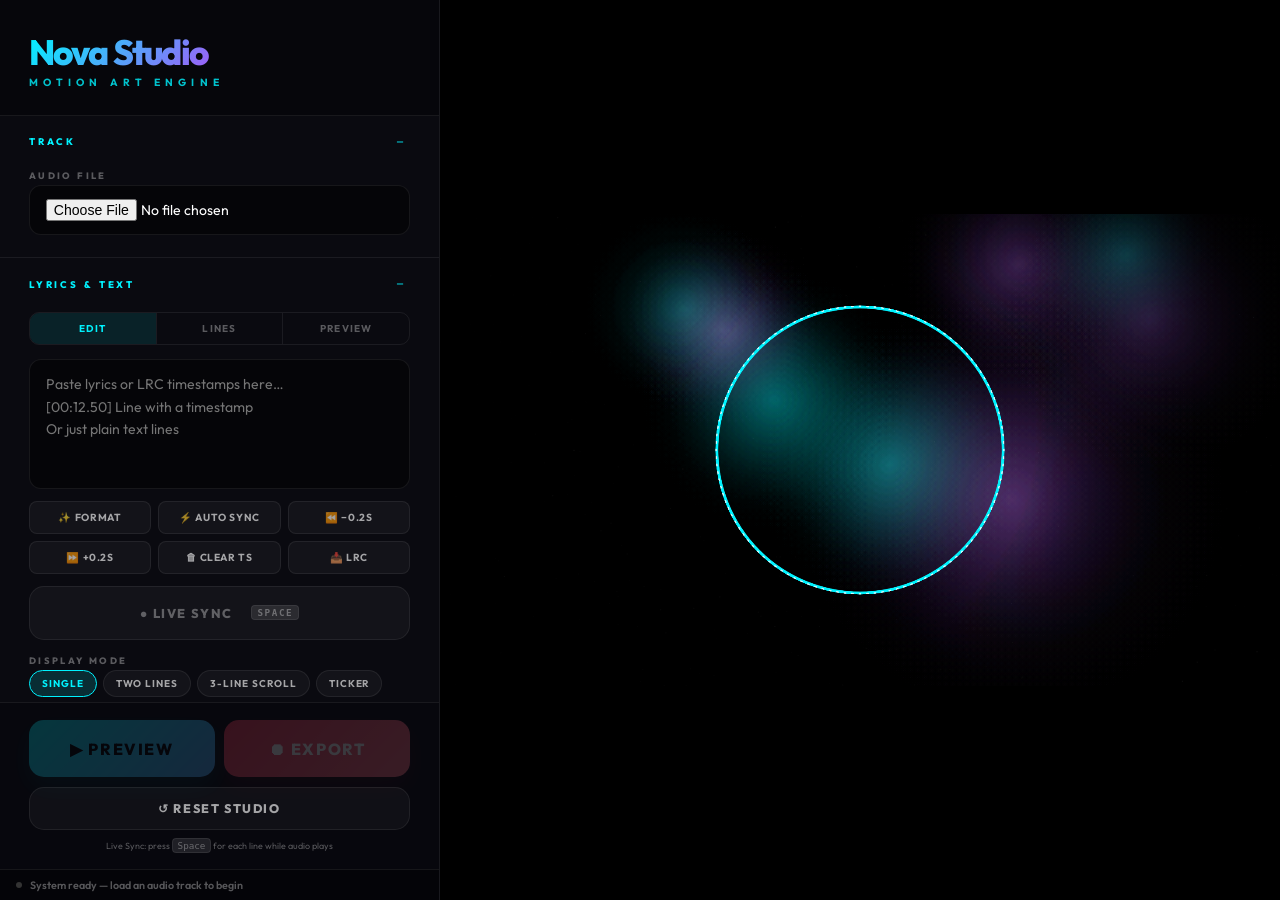
<file: lyrics/nova-studio-v2.html>
<!DOCTYPE html>
<html lang="en">
<head>
<meta charset="UTF-8">
<meta name="viewport" content="width=device-width, initial-scale=1.0">
<title>Nova Studio</title>
<link href="https://fonts.googleapis.com/css2?family=Outfit:wght@300;400;600;800&family=Inter:wght@300;400;700;900&family=Roboto:wght@300;400;700;900&family=Playfair+Display:wght@400;700;900&family=Montserrat:wght@300;400;700;900&display=swap" rel="stylesheet">
<style>
:root{
  --bg:#030306;--panel:rgba(8,8,14,0.97);
  --accent:#00f2fe;--accent2:#a855f7;
  --border:rgba(255,255,255,0.07);
  --text-dim:rgba(255,255,255,0.33);--text-mid:rgba(255,255,255,0.62);
  --input-bg:rgba(0,0,0,0.45);--radius:12px;
}
*{box-sizing:border-box;margin:0;padding:0}
body{display:flex;height:100vh;overflow:hidden;background:var(--bg);color:#fff;font-family:'Outfit',sans-serif}
::-webkit-scrollbar{width:3px}::-webkit-scrollbar-thumb{background:var(--accent);border-radius:99px}

.sidebar{width:440px;min-width:440px;background:var(--panel);backdrop-filter:blur(50px);border-right:1px solid var(--border);display:flex;flex-direction:column;overflow:hidden;box-shadow:30px 0 80px rgba(0,0,0,0.9);z-index:10}
.sidebar-header{padding:2.2rem 1.8rem 1.6rem;border-bottom:1px solid var(--border);flex-shrink:0;display:flex;align-items:center;justify-content:space-between;background:rgba(0,0,0,0.15)}
.brand{font-size:2.2rem;font-weight:800;letter-spacing:-1.8px;background:linear-gradient(135deg,var(--accent) 0%,var(--accent2) 100%);-webkit-background-clip:text;-webkit-text-fill-color:transparent;background-clip:text;line-height:1}
.brand-sub{font-size:.65rem;color:var(--accent);text-transform:uppercase;letter-spacing:.32rem;font-weight:700;margin-top:6px;opacity:0.8}
.sidebar-scroll{flex:1;overflow-y:auto;padding:0 0 1rem}

details{border-bottom:1px solid var(--border)}
details[open]{background:rgba(255,255,255,0.013)}
summary{padding:1rem 1.8rem;font-size:.6rem;font-weight:800;color:var(--text-dim);text-transform:uppercase;letter-spacing:.18rem;cursor:pointer;list-style:none;display:flex;justify-content:space-between;align-items:center;transition:color .2s;user-select:none}
summary:hover{color:var(--text-mid)}
details[open] summary{color:var(--accent)}
summary::after{content:'＋';font-size:.85rem;color:var(--accent);font-weight:300}
details[open] summary::after{content:'－'}
.sec{padding:.2rem 1.8rem 1.4rem;display:flex;flex-direction:column;gap:.9rem;animation:fadeIn .22s ease}
@keyframes fadeIn{from{opacity:0;transform:translateY(-5px)}to{opacity:1;transform:translateY(0)}}

label.lbl{font-size:.58rem;font-weight:800;color:var(--text-dim);text-transform:uppercase;letter-spacing:.15rem;display:block;margin-bottom:4px}
input[type=file],textarea,select,input[type=text]{background:var(--input-bg);border:1px solid var(--border);color:#fff;padding:.8rem 1rem;border-radius:var(--radius);font-family:inherit;outline:none;width:100%;transition:border-color .25s,background .25s;font-size:.88rem}
input[type=file]:hover,textarea:hover,select:hover,input[type=text]:hover{border-color:rgba(255,255,255,0.15)}
textarea:focus,select:focus,input[type=text]:focus{border-color:var(--accent);background:rgba(0,0,0,0.6)}
textarea{height:130px;resize:none;line-height:1.6}
select option{background:#0d0d14}
input[type=color]{height:40px;border-radius:10px;border:1px solid var(--border);background:transparent;cursor:pointer;padding:2px;width:100%}
input[type=range]{width:100%;accent-color:var(--accent);cursor:pointer}

.row{display:grid;grid-template-columns:1fr 1fr;gap:9px}
.row3{display:grid;grid-template-columns:1fr 1fr 1fr;gap:7px}
.row4{display:grid;grid-template-columns:1fr 1fr 1fr 1fr;gap:6px}

.tbtn{background:rgba(255,255,255,0.04);border:1px solid var(--border);color:var(--text-mid);padding:.55rem .4rem;border-radius:8px;font-size:.64rem;font-weight:700;cursor:pointer;transition:.18s;text-transform:uppercase;letter-spacing:.04rem;font-family:inherit}
.tbtn:hover{background:var(--accent);color:#000;border-color:var(--accent)}
.tbtn.active-btn{background:var(--accent);color:#000;border-color:var(--accent)}
.tbtn.accent2{background:rgba(168,85,247,0.12);border-color:rgba(168,85,247,0.3);color:#a855f7}
.tbtn.accent2:hover,.tbtn.accent2.active-btn{background:var(--accent2);color:#fff;border-color:var(--accent2)}

.btn{width:100%;padding:1.15rem;border-radius:15px;font-weight:800;font-size:1rem;cursor:pointer;border:none;color:white;transition:.4s cubic-bezier(0.4, 0, 0.2, 1);display:flex;align-items:center;justify-content:center;gap:.7rem;text-transform:uppercase;letter-spacing:.1rem;font-family:inherit}
.btn:disabled{opacity:.2;cursor:not-allowed}
.btn-play{background:linear-gradient(135deg,#00f2fe,#4facfe);color:#000;box-shadow:0 10px 25px rgba(0,242,254,0.15)}
.btn-record{background:linear-gradient(135deg,#f43f5e,#fb7185);box-shadow:0 10px 25px rgba(244,63,94,0.15)}
.btn-ghost{background:rgba(255,255,255,0.04);border:1px solid var(--border);color:var(--text-mid)}
.btn-sync{background:rgba(255,255,255,0.04);border:1px solid var(--border);color:var(--text-dim);font-size:.8rem}
.btn-sync.active{background:#f43f5e;border-color:#f43f5e;color:#fff;animation:pulse 2s infinite}
@keyframes pulse{0%{box-shadow:0 0 0 0 rgba(244,63,94,.4)}70%{box-shadow:0 0 0 10px rgba(244,63,94,0)}100%{box-shadow:0 0 0 0 rgba(244,63,94,0)}}
@keyframes playPulse{0%{box-shadow:0 0 0 0 rgba(0,242,254,0.4)}70%{box-shadow:0 0 0 15px rgba(0,242,254,0)}100%{box-shadow:0 0 0 0 rgba(0,242,254,0)}}
.btn-play.ready{animation:playPulse 2s infinite}

.sidebar-footer{padding:1.1rem 1.8rem;border-top:1px solid var(--border);display:flex;flex-direction:column;gap:.65rem;flex-shrink:0}
.download-btn{display:none;background:#10b981;color:#fff;text-decoration:none;border-radius:var(--radius);padding:.9rem;text-align:center;font-weight:800;font-size:.85rem;letter-spacing:.08rem;text-transform:uppercase}
.status-bar{display:flex;align-items:center;gap:8px;padding:.5rem 1rem;background:rgba(0,0,0,0.4);border-top:1px solid var(--border);flex-shrink:0}
.status-dot{width:6px;height:6px;border-radius:50%;background:#333;flex-shrink:0;transition:.3s}
.status-dot.active{background:var(--accent);box-shadow:0 0 8px var(--accent)}
.status-dot.recording{background:#f43f5e;box-shadow:0 0 8px #f43f5e;animation:pulse 1s infinite}
.status-text{font-size:.67rem;color:var(--text-dim);font-weight:600;flex:1;overflow:hidden;text-overflow:ellipsis;white-space:nowrap}

.progress-wrap{height:3px;background:rgba(255,255,255,0.06);border-radius:99px;cursor:pointer}
.progress-fill{height:100%;border-radius:99px;background:linear-gradient(90deg,var(--accent),var(--accent2));width:0%;transition:.1s;pointer-events:none}
.progress-time{display:flex;justify-content:space-between;font-size:.58rem;color:var(--text-dim);margin-top:4px;font-weight:600;font-variant-numeric:tabular-nums}

.slider-group{display:flex;flex-direction:column;gap:4px}
.slider-label{display:flex;justify-content:space-between;font-size:.56rem;color:var(--text-dim);font-weight:700;text-transform:uppercase;letter-spacing:.1rem}
.slider-val{color:var(--text-mid)}

/* LYRIC TABS */
.lyric-tabs{display:flex;gap:0;border:1px solid var(--border);border-radius:10px;overflow:hidden}
.ltab{flex:1;padding:.55rem;font-size:.62rem;font-weight:700;text-transform:uppercase;letter-spacing:.08rem;cursor:pointer;border:none;background:transparent;color:var(--text-dim);font-family:inherit;transition:.2s;text-align:center}
.ltab:hover{color:var(--text-mid);background:rgba(255,255,255,0.04)}
.ltab.on{background:rgba(0,242,254,0.1);color:var(--accent)}
.ltab+.ltab{border-left:1px solid var(--border)}
.tab-panel{display:none}.tab-panel.on{display:flex;flex-direction:column;gap:.75rem}

/* LYRIC LINE EDITOR */
.line-editor{max-height:240px;overflow-y:auto;border:1px solid var(--border);border-radius:10px}
.line-row{display:flex;align-items:center;gap:8px;padding:.5rem .75rem;border-bottom:1px solid var(--border);transition:.15s;cursor:pointer}
.line-row:last-child{border-bottom:none}
.line-row:hover{background:rgba(255,255,255,0.04)}
.line-row.line-active{background:rgba(0,242,254,0.07);border-left:2px solid var(--accent)}
.line-ts{font-size:.62rem;color:var(--accent);font-family:monospace;min-width:52px;background:transparent;border:none;color:var(--accent);font-size:.62rem;outline:none;width:52px;cursor:text}
.line-ts:focus{background:rgba(0,242,254,0.1);border-radius:4px;padding:1px 3px}
.line-txt{flex:1;font-size:.78rem;color:#fff;background:transparent;border:none;outline:none;font-family:inherit;cursor:text;min-width:0}
.line-txt:focus{background:rgba(255,255,255,0.05);border-radius:4px;padding:2px 4px}
.line-del{font-size:.7rem;color:var(--text-dim);background:none;border:none;cursor:pointer;padding:2px 6px;border-radius:4px;transition:.15s;flex-shrink:0}
.line-del:hover{background:rgba(244,63,94,0.2);color:#f43f5e}

/* LYRIC PREVIEW LIST */
.lyric-preview{max-height:210px;overflow-y:auto;border:1px solid var(--border);border-radius:10px;padding:.4rem 0}
.preview-item{padding:.42rem 1rem;font-size:.78rem;color:var(--text-dim);transition:.2s;cursor:pointer;border-left:2px solid transparent;line-height:1.4}
.preview-item:hover{color:var(--text-mid)}
.preview-item.cur{color:#fff;border-left-color:var(--accent);background:rgba(0,242,254,0.06)}
.preview-item.nxt{color:var(--text-mid)}

/* CHIP GROUP */
.chip-group{display:flex;gap:6px;flex-wrap:wrap}
.chip{padding:.4rem .75rem;border-radius:99px;font-size:.62rem;font-weight:700;cursor:pointer;border:1px solid var(--border);background:rgba(255,255,255,0.04);color:var(--text-mid);transition:.18s;font-family:inherit;text-transform:uppercase;letter-spacing:.06rem}
.chip:hover{border-color:rgba(255,255,255,0.25);color:#fff}
.chip.on{background:rgba(0,242,254,0.15);border-color:var(--accent);color:var(--accent)}
.chip.on2{background:rgba(168,85,247,0.15);border-color:var(--accent2);color:var(--accent2)}

/* ICON CHIP — alignment */
.align-group{display:flex;border:1px solid var(--border);border-radius:8px;overflow:hidden}
.align-btn{flex:1;padding:.55rem;text-align:center;cursor:pointer;border:none;background:transparent;color:var(--text-dim);font-size:.85rem;transition:.18s;font-family:inherit}
.align-btn:hover{background:rgba(255,255,255,0.05);color:var(--text-mid)}
.align-btn.on{background:rgba(0,242,254,0.1);color:var(--accent)}
.align-btn+.align-btn{border-left:1px solid var(--border)}

/* TOGGLE */
.toggle-row{display:flex;align-items:center;justify-content:space-between}
.toggle-label{font-size:.62rem;color:var(--text-mid);font-weight:700;text-transform:uppercase;letter-spacing:.1rem}
.toggle{position:relative;width:36px;height:20px;cursor:pointer;flex-shrink:0}
.toggle input{opacity:0;width:0;height:0}
.toggle-track{position:absolute;inset:0;background:rgba(255,255,255,0.1);border-radius:99px;transition:.3s;border:1px solid var(--border)}
.toggle input:checked+.toggle-track{background:var(--accent);border-color:var(--accent)}
.toggle-thumb{position:absolute;top:2px;left:2px;width:14px;height:14px;background:#fff;border-radius:50%;transition:.3s}
.toggle input:checked~.toggle-thumb{transform:translateX(16px)}

/* BG STYLE PREVIEW CHIPS */
.bgstyle-group{display:flex;gap:6px}
.bgs{flex:1;padding:.7rem .4rem;border:1px solid var(--border);border-radius:8px;text-align:center;font-size:.58rem;font-weight:700;cursor:pointer;color:var(--text-dim);background:rgba(255,255,255,0.03);transition:.18s;text-transform:uppercase;letter-spacing:.05rem;font-family:inherit}
.bgs:hover{border-color:rgba(255,255,255,0.2);color:var(--text-mid)}
.bgs.on{border-color:var(--accent);color:var(--accent);background:rgba(0,242,254,0.08)}
.bgs-icon{font-size:1rem;display:block;margin-bottom:3px}

/* SECTION DIVIDER */
.sec-div{height:1px;background:var(--border);margin:.2rem 0}

/* VIEWPORT */
.viewport{flex:1;position:relative;background:#000;display:flex;align-items:center;justify-content:center;overflow:hidden}
canvas{width:100%;height:100%;object-fit:contain;display:block}
.ai-thinking{display:none;position:absolute;top:1rem;right:1rem;background:rgba(168,85,247,0.15);border:1px solid rgba(168,85,247,.3);padding:.45rem .9rem;border-radius:99px;font-size:.68rem;color:#a855f7;font-weight:700;backdrop-filter:blur(10px)}
.ai-thinking.show{display:block;animation:fadeIn .3s}
.kbd{background:rgba(255,255,255,0.1);border:1px solid var(--border);border-radius:4px;padding:1px 5px;font-size:.58rem;font-family:monospace}
.kbd-hint{font-size:.56rem;color:var(--text-dim);text-align:center}
</style>
</head>
<body>
<aside class="sidebar">
  <div class="sidebar-header">
    <div>
      <div class="brand">Nova Studio</div>
      <div class="brand-sub">Motion Art Engine</div>
    </div>
  </div>

  <div class="sidebar-scroll">

    <!-- ══ TRACK ══ -->
    <details open>
      <summary>Track</summary>
      <div class="sec">
        <div>
          <label class="lbl">Audio File</label>
          <input type="file" id="audioFile" accept="audio/*">
        </div>
        <div id="progressSection" style="display:none">
          <div class="progress-wrap" id="progressBar"><div class="progress-fill" id="progressFill"></div></div>
          <div class="progress-time"><span id="timeNow">0:00</span><span id="timeDur">0:00</span></div>
        </div>
      </div>
    </details>

    <!-- ══ LYRICS ══ -->
    <details open>
      <summary>Lyrics &amp; Text</summary>
      <div class="sec">

        <!-- TABS -->
        <div class="lyric-tabs">
          <button class="ltab on" id="tab-btn-edit" onclick="switchTab('edit')">Edit</button>
          <button class="ltab" id="tab-btn-lines" onclick="switchTab('lines')">Lines</button>
          <button class="ltab" id="tab-btn-preview" onclick="switchTab('preview')">Preview</button>
        </div>

        <!-- TAB: EDIT -->
        <div class="tab-panel on" id="tab-edit">
          <textarea id="lyricsInput" placeholder="Paste lyrics or LRC timestamps here…&#10;[00:12.50] Line with a timestamp&#10;Or just plain text lines"></textarea>
          <div class="row3">
            <button class="tbtn" onclick="autoAdjustLyrics()">✨ Format</button>
            <button class="tbtn" onclick="autoSyncLyrics()" title="Distribute lines evenly across audio duration">⚡ Auto Sync</button>
            <button class="tbtn" onclick="nudgeLyrics(-0.2)">⏪ −0.2s</button>
            <button class="tbtn" onclick="nudgeLyrics(+0.2)">⏩ +0.2s</button>
            <button class="tbtn" onclick="clearTimestamps()">🗑 Clear TS</button>
            <button class="tbtn" onclick="exportLRC()">📥 LRC</button>
          </div>
          <button class="btn btn-sync" id="syncBtn">● Live Sync &nbsp;<span class="kbd">Space</span></button>
        </div>

        <!-- TAB: LINES — inline timestamp + text editor -->
        <div class="tab-panel" id="tab-lines">
          <div style="display:flex;gap:6px;align-items:center;margin-bottom:2px">
            <span style="font-size:.58rem;color:var(--text-dim);font-weight:700;text-transform:uppercase;letter-spacing:.12rem">Click timestamp or text to edit inline</span>
          </div>
          <div class="line-editor" id="lineEditor"></div>
          <div class="row">
            <button class="tbtn" onclick="addBlankLine()">+ Add Line</button>
            <button class="tbtn" onclick="sortByTime()">↕ Sort by Time</button>
          </div>
          <button class="tbtn" onclick="commitLineEdits()" style="width:100%;background:rgba(0,242,254,0.08);border-color:rgba(0,242,254,0.3);color:var(--accent)">↑ Apply Changes to Editor</button>
        </div>

        <!-- TAB: PREVIEW — live-highlighted list -->
        <div class="tab-panel" id="tab-preview">
          <div class="lyric-preview" id="lyricPreview"></div>
          <p style="font-size:.58rem;color:var(--text-dim);text-align:center">Current line highlighted in real time. Click to seek.</p>
        </div>

        <!-- DISPLAY MODE -->
        <div>
          <label class="lbl">Display Mode</label>
          <div class="chip-group" id="displayModeGroup">
            <button class="chip on" data-val="single" onclick="setChip('displayModeGroup',this);displayMode='single'">Single</button>
            <button class="chip" data-val="two" onclick="setChip('displayModeGroup',this);displayMode='two'">Two Lines</button>
            <button class="chip" data-val="scroll" onclick="setChip('displayModeGroup',this);displayMode='scroll'">3-Line Scroll</button>
            <button class="chip" data-val="ticker" onclick="setChip('displayModeGroup',this);displayMode='ticker'">Ticker</button>
          </div>
        </div>

        <!-- CASE & ALIGNMENT -->
        <div class="row">
          <div>
            <label class="lbl">Case Transform</label>
            <div class="chip-group" id="caseGroup">
              <button class="chip on" data-val="as" onclick="setChip('caseGroup',this);textCase='as'">Aa</button>
              <button class="chip" data-val="upper" onclick="setChip('caseGroup',this);textCase='upper'">AA</button>
              <button class="chip" data-val="lower" onclick="setChip('caseGroup',this);textCase='lower'">aa</button>
              <button class="chip" data-val="title" onclick="setChip('caseGroup',this);textCase='title'">Tt</button>
            </div>
          </div>
          <div>
            <label class="lbl">Alignment</label>
            <div class="align-group">
              <button class="align-btn on" id="align-left" onclick="setAlign('left')">⬅</button>
              <button class="align-btn" id="align-center" onclick="setAlign('center')">⬛</button>
              <button class="align-btn" id="align-right" onclick="setAlign('right')">➡</button>
            </div>
          </div>
        </div>

        <!-- SHOW NEXT / SHOW PREV -->
        <div class="row">
          <div class="toggle-row">
            <span class="toggle-label">Show Next</span>
            <label class="toggle"><input type="checkbox" id="showNext" checked><span class="toggle-track"></span><span class="toggle-thumb"></span></label>
          </div>
          <div class="toggle-row">
            <span class="toggle-label">Ghost Prev</span>
            <label class="toggle"><input type="checkbox" id="showPrev"><span class="toggle-track"></span><span class="toggle-thumb"></span></label>
          </div>
        </div>

      </div>
    </details>

    <!-- ══ TEXT STYLE ══ -->
    <details>
      <summary>Text Style</summary>
      <div class="sec">

        <!-- FONT -->
        <div class="row">
          <div>
            <label class="lbl">Font</label>
            <select id="fontFamily">
              <option value="'Outfit', sans-serif">Outfit</option>
              <option value="'Inter', sans-serif">Inter</option>
              <option value="'Roboto', sans-serif">Roboto</option>
              <option value="'Playfair Display', serif">Playfair Display</option>
              <option value="'Montserrat', sans-serif">Montserrat</option>
            </select>
          </div>
          <div>
            <label class="lbl">Weight</label>
            <select id="fontWeight">
              <option value="300">Light</option>
              <option value="400">Regular</option>
              <option value="600">SemiBold</option>
              <option value="800" selected>Black</option>
            </select>
          </div>
        </div>

        <div class="row">
          <div class="slider-group">
            <div class="slider-label"><span>Size</span><span class="slider-val" id="v_fs">100</span></div>
            <input type="range" id="fontSize" min="30" max="280" value="100" oninput="v_fs.innerText=this.value">
          </div>
          <div class="slider-group">
            <div class="slider-label"><span>Spacing</span><span class="slider-val" id="v_ls">0</span></div>
            <input type="range" id="letterSpacing" min="-10" max="60" value="0" oninput="v_ls.innerText=this.value">
          </div>
        </div>

        <!-- COLORS -->
        <div class="row">
          <div>
            <label class="lbl">Text Color</label>
            <input type="color" id="textColor" value="#ffffff">
          </div>
          <div>
            <label class="lbl">Stroke Color</label>
            <input type="color" id="strokeColor" value="#000000">
          </div>
        </div>

        <div class="row">
          <div class="slider-group">
            <div class="slider-label"><span>Stroke Width</span><span class="slider-val" id="v_sk">0</span></div>
            <input type="range" id="textStroke" min="0" max="25" value="0" oninput="v_sk.innerText=this.value">
          </div>
          <div class="slider-group">
            <div class="slider-label"><span>Y Offset</span><span class="slider-val" id="v_ypos">0</span></div>
            <input type="range" id="textYPos" min="-450" max="450" value="0" oninput="v_ypos.innerText=this.value">
          </div>
        </div>

        <!-- TEXT SHADOW -->
        <div>
          <label class="lbl">Text Shadow</label>
          <div class="chip-group" id="shadowGroup">
            <button class="chip on" data-val="none" onclick="setChip('shadowGroup',this);textShadow='none'">None</button>
            <button class="chip" data-val="soft" onclick="setChip('shadowGroup',this);textShadow='soft'">Soft</button>
            <button class="chip" data-val="hard" onclick="setChip('shadowGroup',this);textShadow='hard'">Hard</button>
            <button class="chip" data-val="glow" onclick="setChip('shadowGroup',this);textShadow='glow'">Glow</button>
            <button class="chip" data-val="long" onclick="setChip('shadowGroup',this);textShadow='long'">Long</button>
          </div>
        </div>

        <!-- TEXT BACKGROUND -->
        <div>
          <label class="lbl">Text Background</label>
          <div class="bgstyle-group">
            <button class="bgs on" data-val="none" onclick="setBgStyle(this,'none')"><span class="bgs-icon">✕</span>None</button>
            <button class="bgs" data-val="pill" onclick="setBgStyle(this,'pill')"><span class="bgs-icon">⬭</span>Pill</button>
            <button class="bgs" data-val="box" onclick="setBgStyle(this,'box')"><span class="bgs-icon">▬</span>Box</button>
            <button class="bgs" data-val="bar" onclick="setBgStyle(this,'bar')"><span class="bgs-icon">━</span>Full Bar</button>
          </div>
        </div>
        <div class="row" id="bgColorRow" style="display:none">
          <div>
            <label class="lbl">BG Color</label>
            <input type="color" id="textBgColor" value="#000000">
          </div>
          <div class="slider-group">
            <div class="slider-label"><span>BG Opacity</span><span class="slider-val" id="v_bgop">0.6</span></div>
            <input type="range" id="textBgOpacity" min="0" max="1" step="0.05" value="0.6" oninput="v_bgop.innerText=parseFloat(this.value).toFixed(2)">
          </div>
        </div>
        <div class="slider-group" id="bgPadRow" style="display:none">
          <div class="slider-label"><span>BG Padding</span><span class="slider-val" id="v_bgpad">24</span></div>
          <input type="range" id="textBgPad" min="4" max="80" value="24" oninput="v_bgpad.innerText=this.value">
        </div>

        <!-- MAX LINE WIDTH -->
        <div class="slider-group">
          <div class="slider-label"><span>Max Line Width %</span><span class="slider-val" id="v_maxw">90</span></div>
          <input type="range" id="maxLineWidth" min="30" max="100" value="90" oninput="v_maxw.innerText=this.value">
        </div>

      </div>
    </details>

    <!-- ══ TRANSITIONS ══ -->
    <details>
      <summary>Transitions &amp; Timing</summary>
      <div class="sec">

        <div>
          <label class="lbl">Transition Style</label>
          <div class="chip-group" id="transGroup">
            <button class="chip on" data-val="fade" onclick="setChip('transGroup',this);transMode='fade'">Fade</button>
            <button class="chip" data-val="slide_up" onclick="setChip('transGroup',this);transMode='slide_up'">Slide ↑</button>
            <button class="chip" data-val="slide_dn" onclick="setChip('transGroup',this);transMode='slide_dn'">Slide ↓</button>
            <button class="chip" data-val="zoom" onclick="setChip('transGroup',this);transMode='zoom'">Zoom</button>
            <button class="chip" data-val="cut" onclick="setChip('transGroup',this);transMode='cut'">Cut</button>
          </div>
        </div>

        <div class="row">
          <div class="slider-group">
            <div class="slider-label"><span>Fade Speed</span><span class="slider-val" id="v_fadespd">0.08</span></div>
            <input type="range" id="fadeSpeed" min="0.01" max="0.4" step="0.01" value="0.08" oninput="v_fadespd.innerText=parseFloat(this.value).toFixed(2)">
          </div>
          <div class="slider-group">
            <div class="slider-label"><span>Elasticity</span><span class="slider-val" id="v_el">0.12</span></div>
            <input type="range" id="elasticity" min="0.01" max="0.4" step="0.01" value="0.12" oninput="v_el.innerText=parseFloat(this.value).toFixed(2)">
          </div>
        </div>

        <div class="slider-group">
          <div class="slider-label"><span>Hold Time (s)</span><span class="slider-val" id="v_hold">0.0</span></div>
          <input type="range" id="holdTime" min="0" max="3" step="0.1" value="0" oninput="v_hold.innerText=parseFloat(this.value).toFixed(1)">
        </div>

        <div class="slider-group">
          <div class="slider-label"><span>Next Line Opacity</span><span class="slider-val" id="v_nxtop">0.22</span></div>
          <input type="range" id="nextOpacity" min="0" max="0.7" step="0.05" value="0.22" oninput="v_nxtop.innerText=parseFloat(this.value).toFixed(2)">
        </div>

        <div class="slider-group">
          <div class="slider-label"><span>Prev Line Opacity</span><span class="slider-val" id="v_prvop">0.12</span></div>
          <input type="range" id="prevOpacity" min="0" max="0.5" step="0.05" value="0.12" oninput="v_prvop.innerText=parseFloat(this.value).toFixed(2)">
        </div>

      </div>
    </details>

    <!-- ══ ENGINES ══ -->
    <details>
      <summary>Engines &amp; Style</summary>
      <div class="sec">
        <div>
          <label class="lbl">Animation Style</label>
          <select id="animStyle">
            <option value="nova_hybrid">Refined Hybrid</option>
            <option value="nova_pop">Pop Pulse</option>
            <option value="ghost_trail">Ghost Ether</option>
            <option value="glitch_shake">Digital Glitch</option>
            <option value="typewriter">Classic Typewriter</option>
            <option value="zoom_burst">Impact Zoom</option>
            <option value="blur_bloom">Atmospheric Bloom</option>
            <option value="cosmic_drift">Cosmic Drift</option>
          </select>
        </div>
        <div>
          <label class="lbl">Visualizer Engine</label>
          <select id="vizStyle">
            <option value="nova_core">Nova Core</option>
            <option value="nova_split">Nova Core — Split Orbit</option>
            <option value="nova_dashed">Nova Core — Dashed</option>
            <option value="nova_mirrored">Nova Core — Mirrored</option>
            <option value="neon_hexagon">Geometric Pulse</option>
            <option value="fluid_horizon">Fluid Horizon</option>
            <option value="spectrum_pillars">Spectrum Pillars</option>
            <option value="starfield_ambient">Starfield</option>
            <option value="starfield_slow">Cinematic Starfield</option>
            <option value="nebula_flow">Nebula Flow</option>
            <option value="beat_reactor">Beat Reactor</option>
            <option value="heartbeat_pulse">Heartbeat Core</option>
            <option value="neon_ekg">Neon EKG</option>
            <option value="vectro_lattice">Vectro Lattice</option>
          </select>
        </div>
        <div class="row">
          <div><label class="lbl">Primary</label><input type="color" id="primaryColor" value="#00f2fe"></div>
          <div><label class="lbl">Secondary</label><input type="color" id="secondaryColor" value="#a855f7"></div>
        </div>
        <div style="border-top:1px solid var(--border);padding-top:.9rem;display:flex;flex-direction:column;gap:.8rem">
          <div class="row">
            <div class="slider-group">
              <div class="slider-label"><span>Radius</span><span class="slider-val" id="v_radius">320</span></div>
              <input type="range" id="vizRadius" min="50" max="600" value="320" oninput="v_radius.innerText=this.value">
            </div>
            <div class="slider-group">
              <div class="slider-label"><span>Bar Width</span><span class="slider-val" id="v_bw">6</span></div>
              <input type="range" id="vizBarWidth" min="1" max="20" value="6" oninput="v_bw.innerText=this.value">
            </div>
          </div>
          <div class="slider-group">
            <div class="slider-label"><span>Bar Count</span><span class="slider-val" id="v_bc">120</span></div>
            <input type="range" id="vizBarCount" min="12" max="256" step="12" value="120" oninput="v_bc.innerText=this.value">
          </div>
        </div>
      </div>
    </details>

    <!-- ══ MOTION ══ -->
    <details>
      <summary>Motion &amp; Dynamics</summary>
      <div class="sec">
        <div class="row">
          <div class="slider-group">
            <div class="slider-label"><span>Sensitivity</span><span class="slider-val" id="v_sens">1.0</span></div>
            <input type="range" id="audioSens" min="0.1" max="3.0" step="0.1" value="1.0" oninput="v_sens.innerText=parseFloat(this.value).toFixed(1)">
          </div>
          <div class="slider-group">
            <div class="slider-label"><span>Motion Scale</span><span class="slider-val" id="v_mot">1.0</span></div>
            <input type="range" id="motionIntensity" min="0" max="3.0" step="0.1" value="1.0" oninput="v_mot.innerText=parseFloat(this.value).toFixed(1)">
          </div>
        </div>
        <div class="row">
          <div class="slider-group">
            <div class="slider-label"><span>Flow Speed</span><span class="slider-val" id="v_spd">1.0</span></div>
            <input type="range" id="bgSpeed" min="0.1" max="4.0" step="0.1" value="1.0" oninput="v_spd.innerText=parseFloat(this.value).toFixed(1)">
          </div>
          <div class="slider-group">
            <div class="slider-label"><span>Trail Decay</span><span class="slider-val" id="v_decay">0.15</span></div>
            <input type="range" id="trailDecay" min="0.01" max="0.5" step="0.01" value="0.15" oninput="v_decay.innerText=parseFloat(this.value).toFixed(2)">
          </div>
        </div>
      </div>
    </details>

    <!-- ══ EFFECTS ══ -->
    <details>
      <summary>Visual Effects</summary>
      <div class="sec">
        <div class="row">
          <div class="slider-group">
            <div class="slider-label"><span>Glow</span><span class="slider-val" id="v_glow">50</span></div>
            <input type="range" id="glowAmount" min="0" max="150" value="50" oninput="v_glow.innerText=this.value">
          </div>
          <div class="slider-group">
            <div class="slider-label"><span>BG Blur</span><span class="slider-val" id="v_blur">0</span></div>
            <input type="range" id="bgBlur" min="0" max="100" value="0" oninput="v_blur.innerText=this.value">
          </div>
        </div>
        <div class="row">
          <div class="slider-group">
            <div class="slider-label"><span>Vignette</span><span class="slider-val" id="v_vig">0.5</span></div>
            <input type="range" id="vignette" min="0" max="1" step="0.05" value="0.5" oninput="v_vig.innerText=parseFloat(this.value).toFixed(2)">
          </div>
          <div class="slider-group">
            <div class="slider-label"><span>Film Grain</span><span class="slider-val" id="v_grain">0.05</span></div>
            <input type="range" id="grain" min="0" max="0.2" step="0.01" value="0.05" oninput="v_grain.innerText=parseFloat(this.value).toFixed(2)">
          </div>
        </div>
      </div>
    </details>

    <!-- ══ AI FORGE ══ -->
    <details>
      <summary>Nova AI Forge</summary>
      <div class="sec">
        <div>
          <label class="lbl">Style Concept</label>
          <input type="text" id="aiPrompt" placeholder="e.g. 'Neon ghost fire', 'Deep ocean pulse'…">
        </div>
        <div class="row">
          <button class="tbtn accent2" style="padding:.75rem" onclick="forgeAIAnimation()">🚀 Forge Animation</button>
          <button class="tbtn" style="padding:.75rem;background:rgba(0,242,254,0.06);border-color:rgba(0,242,254,0.3);color:var(--accent)" onclick="forgeAIVisualizer()">🎨 Forge Visualizer</button>
        </div>
        <p style="font-size:.58rem;color:var(--text-dim);font-style:italic;line-height:1.6">Describe a mood and the AI engine procedurally generates a unique renderer.</p>
      </div>
    </details>

  </div><!-- /scroll -->

  <div class="sidebar-footer">
    <div class="row">
      <button class="btn btn-play" id="playBtn" disabled>▶ Preview</button>
      <button class="btn btn-record" id="recordBtn" disabled>⏺ Export</button>
    </div>
    <button class="btn btn-ghost" onclick="resetStudio()" style="font-size:.78rem;padding:.8rem">↺ Reset Studio</button>
    <a class="download-btn" id="downloadBtn" download="nova-export.webm">⬇ Download Export</a>
    <div class="kbd-hint">Live Sync: press <span class="kbd">Space</span> for each line while audio plays</div>
  </div>

  <div class="status-bar">
    <div class="status-dot" id="statusDot"></div>
    <span class="status-text" id="statusText">System ready — load an audio track to begin</span>
  </div>
</aside>

<main class="viewport">
  <canvas id="visualizer"></canvas>
  <div class="ai-thinking" id="aiThinking">AI Forging…</div>
</main>

<script>
const canvas = document.getElementById('visualizer');
const ctx = canvas.getContext('2d', { alpha: false });
const audio = new Audio();
canvas.width = 1920; canvas.height = 1080;

// State
let audioCtx, analyser, source, destination, dataArray;
let isPlaying = false, isRecording = false;
let globalTime = 0;
let mediaRecorder = null, recordedChunks = [];
let energy = { bass:0, mid:0, treble:0 };
let lyricsData = { isSynced:false, lines:[] };
let activeIdx = -1, bounce = 1, fade = 0, slideY = 0;
let prevText = '', holdTimer = 0, tickerX = 1920;
let isSyncing = false, syncIdx = 0, rawLines = [];

// New lyric controls
let displayMode = 'single';
let textCase = 'as';
let textAlign = 'center';
let textShadow = 'none';
let bgStyle = 'none';
let transMode = 'fade';

function g(id){ return document.getElementById(id) }
function gv(id){ return parseFloat(g(id).value) }
function gb(id){ return g(id).checked }

// STATUS
function setStatus(msg, type='idle'){
  g('statusText').innerText = msg;
  g('statusDot').className = 'status-dot'+(type==='active'?' active':type==='recording'?' recording':'');
}

// TIME FORMAT
function fmtTime(s){ s=Math.max(0,s||0); return Math.floor(s/60)+':'+String(Math.floor(s%60)).padStart(2,'0') }
function fmtLRC(s){ return String(Math.floor(s/60)).padStart(2,'0')+':'+(s%60).toFixed(2).padStart(5,'0') }

// CHIP HELPERS
function setChip(groupId, el){
  document.querySelectorAll('#'+groupId+' .chip').forEach(c=>c.classList.remove('on'));
  el.classList.add('on');
}
function setAlign(a){
  textAlign = a;
  ['left','center','right'].forEach(x=>g('align-'+x).classList.remove('on'));
  g('align-'+a).classList.add('on');
}
function setBgStyle(el, val){
  document.querySelectorAll('.bgs').forEach(b=>b.classList.remove('on'));
  el.classList.add('on'); bgStyle = val;
  const show = val!=='none';
  g('bgColorRow').style.display = show?'grid':'none';
  g('bgPadRow').style.display = (val==='pill'||val==='box')?'flex':'none';
}

// TABS
function switchTab(name){
  ['edit','lines','preview'].forEach(t=>{
    g('tab-'+t).classList.toggle('on', t===name);
    g('tab-btn-'+t).classList.toggle('on', t===name);
  });
  if(name==='lines') buildLineEditor();
  if(name==='preview') buildPreviewList();
}

// AUDIO INIT
function initAudio(){
  if(audioCtx) return;
  audioCtx = new (window.AudioContext||window.webkitAudioContext)();
  analyser = audioCtx.createAnalyser(); analyser.fftSize = 512;
  dataArray = new Uint8Array(analyser.frequencyBinCount);
  source = audioCtx.createMediaElementSource(audio);
  destination = audioCtx.createMediaStreamDestination();
  source.connect(analyser); analyser.connect(audioCtx.destination); analyser.connect(destination);
}

// AUDIO FILE
g('audioFile').addEventListener('change', e=>{
  const file = e.target.files[0]; if(!file) return;
  audio.src = URL.createObjectURL(file);
  g('playBtn').disabled = false; g('recordBtn').disabled = false;
  g('playBtn').classList.add('ready');
  g('progressSection').style.display = 'block';
  audio.onloadedmetadata = ()=>{ g('timeDur').innerText = fmtTime(audio.duration) };
  setStatus('Track loaded: '+file.name.substring(0,40));
});

g('progressBar').addEventListener('click', e=>{
  if(!audio.duration) return;
  const r = e.currentTarget.getBoundingClientRect();
  audio.currentTime = ((e.clientX-r.left)/r.width)*audio.duration;
});
audio.addEventListener('ended',()=>{ isPlaying=false; g('playBtn').innerHTML='▶ Preview'; setStatus('Playback ended') });

// PLAY
g('playBtn').addEventListener('click',()=>{
  initAudio(); if(audioCtx.state==='suspended') audioCtx.resume();
  if(isPlaying){ 
    audio.pause(); isPlaying=false; 
    g('playBtn').innerHTML='<span>▶</span> PREVIEW STUDIO'; 
    g('playBtn').style.filter = 'none';
    g('playBtn').classList.add('ready');
    setStatus('Paused');
  }
  else { 
    parseLyrics();
    // Auto-sync if no timestamps detected
    if(!lyricsData.isSynced && lyricsData.lines.length > 0 && audio.duration) {
      autoSyncLyrics();
    }
    audio.play(); isPlaying=true; 
    g('playBtn').innerHTML='<span>⏸</span> PAUSE SESSION'; 
    g('playBtn').style.filter = 'hue-rotate(45deg)';
    g('playBtn').classList.remove('ready');
    setStatus('Playing Session','active');
  }
});

// RECORD
g('recordBtn').addEventListener('click',()=>{
  if(isRecording){ if(mediaRecorder&&mediaRecorder.state!=='inactive') mediaRecorder.stop(); return }
  initAudio(); if(audioCtx.state==='suspended') audioCtx.resume();
  parseLyrics(); audio.currentTime=0; isPlaying=true; audio.play(); g('playBtn').innerHTML='⏸ Pause';
  const vs = canvas.captureStream(60);
  const combined = new MediaStream([...vs.getVideoTracks(),...destination.stream.getAudioTracks()]);
  const mime = MediaRecorder.isTypeSupported('video/webm;codecs=vp9')?'video/webm;codecs=vp9':'video/webm';
  mediaRecorder = new MediaRecorder(combined,{mimeType:mime,videoBitsPerSecond:15000000});
  recordedChunks = [];
  mediaRecorder.ondataavailable = e=>{ if(e.data.size>0) recordedChunks.push(e.data) };
  mediaRecorder.onstop = ()=>{
    g('downloadBtn').href = URL.createObjectURL(new Blob(recordedChunks,{type:'video/webm'}));
    g('downloadBtn').style.display='block'; isRecording=false;
    g('recordBtn').innerHTML='⏺ Export'; g('statusDot').className='status-dot'; setStatus('Export ready — click Download');
  };
  mediaRecorder.start(100); isRecording=true; g('recordBtn').innerHTML='⏹ Stop Export'; setStatus('Recording…','recording');
});

// SYNC
const syncBtn = g('syncBtn');
syncBtn.addEventListener('click',()=>{
  if(!audio.src) return setStatus('Load an audio track first');
  if(isSyncing){
    isSyncing=false; syncBtn.classList.remove('active'); audio.pause(); isPlaying=false; g('playBtn').innerHTML='▶ Preview';
    g('lyricsInput').value = lyricsData.lines.map(l=>`[${fmtLRC(l.time)}] ${l.text}`).join('\n');
    buildLineEditor(); setStatus('Sync complete — '+lyricsData.lines.length+' lines stamped'); return;
  }
  rawLines = g('lyricsInput').value.split('\n').filter(l=>l.trim()).map(l=>l.replace(/\[\d{2}:\d{2}\.\d{2,3}\]/g,'').trim());
  if(!rawLines.length) return setStatus('Add lyrics first');
  isSyncing=true; syncIdx=0; lyricsData={isSynced:true,lines:[]};
  syncBtn.classList.add('active');
  initAudio(); if(audioCtx.state==='suspended') audioCtx.resume();
  audio.currentTime=0; audio.play(); isPlaying=true;
  setStatus('Syncing… Space to stamp each line ('+rawLines.length+' total)','active');
});

window.addEventListener('keydown',e=>{
  if(isSyncing&&e.code==='Space'){
    e.preventDefault();
    if(syncIdx<rawLines.length){
      lyricsData.lines.push({time:audio.currentTime,text:rawLines[syncIdx]}); syncIdx++;
      setStatus(`Stamped ${syncIdx}/${rawLines.length}: "${rawLines[syncIdx-1]}"`, 'active');
    }
    if(syncIdx>=rawLines.length) syncBtn.click();
  }
});

// PARSE LYRICS
function parseLyrics(){
  const raw = g('lyricsInput').value.split('\n').filter(l=>l.trim());
  const re = /\[(\d{2}):(\d{2}(?:\.\d+)?)\](.*)/;
  let hasLRC=false; const parsed=[];
  for(const line of raw){
    const m=line.match(re);
    if(m){ hasLRC=true; parsed.push({time:parseInt(m[1])*60+parseFloat(m[2]),text:m[3].trim()}) }
  }
  lyricsData = hasLRC?{isSynced:true,lines:parsed}:{isSynced:false,lines:raw.map(l=>l.trim())};
  buildPreviewList();
}

// LYRICS TOOLS
window.autoAdjustLyrics = function(){
  const lines = g('lyricsInput').value.split('\n');
  const adj = lines.map(l=>{
    let text=l.trim(),ts='';
    const m=text.match(/^(\[\d{2}:\d{2}\.\d{2,3}\])(.*)/);
    if(m){ts=m[1];text=m[2].trim()}
    if(text.length>0) text=text.charAt(0).toUpperCase()+text.slice(1);
    return ts+(ts?' ':'')+text;
  }).filter(l=>l.length>0);
  g('lyricsInput').value=adj.join('\n'); parseLyrics(); setStatus('Lyrics formatted');
};
window.nudgeLyrics = function(offset){
  const lines = g('lyricsInput').value.split('\n');
  g('lyricsInput').value = lines.map(l=>{
    const m=l.match(/^\[(\d{2}):(\d{2}\.\d{2,3})\](.*)/);
    if(!m) return l;
    let t=parseInt(m[1])*60+parseFloat(m[2]);
    t=Math.max(0,t+offset);
    return `[${String(Math.floor(t/60)).padStart(2,'0')}:${(t%60).toFixed(2).padStart(5,'0')}]${m[3]}`;
  }).join('\n');
  parseLyrics(); setStatus('Shifted all times by '+(offset>0?'+':'')+offset+'s');
};
window.clearTimestamps = function(){
  g('lyricsInput').value = g('lyricsInput').value.split('\n').map(l=>{ const m=l.match(/^\[\d{2}:\d{2}\.\d{2,3}\](.*)/); return m?m[1].trim():l.trim() }).join('\n');
  parseLyrics(); setStatus('Timestamps cleared');
};
window.exportLRC = function(){
  parseLyrics();
  if(!lyricsData.isSynced||!lyricsData.lines.length) return setStatus('No synced lyrics to export');
  const content=lyricsData.lines.map(l=>`[${fmtLRC(l.time)}]${l.text}`).join('\n');
  const a=document.createElement('a'); a.href='data:text/plain;charset=utf-8,'+encodeURIComponent(content); a.download='lyrics.lrc'; a.click();
  setStatus('LRC exported');
};
window.importFromClipboard = async function(){
  try{ g('lyricsInput').value=await navigator.clipboard.readText(); parseLyrics(); setStatus('Pasted from clipboard') }
  catch(e){ setStatus('Clipboard access denied — paste manually') }
};
window.autoSyncLyrics = function(){
  if(!audio.duration) return setStatus('Load audio first to use Auto Sync');
  const lines = g('lyricsInput').value.split('\n').filter(l=>l.trim()).map(l=>l.replace(/\[\d{2}:\d{2}\.\d{2,3}\]/g,'').trim());
  if(!lines.length) return setStatus('No lyrics to sync');
  const dur = audio.duration;
  const interval = dur / (lines.length + 1);
  const synced = lines.map((text, i) => {
    const t = (i + 0.5) * interval;
    return `[${fmtLRC(t)}] ${text}`;
  });
  g('lyricsInput').value = synced.join('\n');
  parseLyrics();
  setStatus('Lyrics distributed evenly across '+fmtTime(dur));
  if(g('tab-lines').classList.contains('on')) buildLineEditor();
  if(g('tab-preview').classList.contains('on')) buildPreviewList();
};

// LINE EDITOR
function buildLineEditor(){
  parseLyrics();
  const el = g('lineEditor'); el.innerHTML='';
  const lines = lyricsData.isSynced ? lyricsData.lines : lyricsData.lines.map((t,i)=>({time:null,text:t}));
  if(!lines.length){ el.innerHTML='<div style="padding:1.2rem;text-align:center;color:var(--text-dim);font-size:.72rem">No lyrics yet — add some in the Edit tab</div>'; return }
  lines.forEach((line,i)=>{
    const row = document.createElement('div'); row.className='line-row'; row.dataset.idx=i;
    if(i===activeIdx) row.classList.add('line-active');

    const ts = document.createElement('input'); ts.className='line-ts';
    ts.value = line.time!==null ? fmtLRC(line.time) : '—';
    ts.title='Click to edit timestamp'; ts.readOnly = line.time===null;
    ts.addEventListener('change',()=>{ // parse edited timestamp back
      const m=ts.value.match(/^(\d{1,2}):(\d{2}(?:\.\d+)?)$/);
      if(m){ lines[i].time=parseInt(m[1])*60+parseFloat(m[2]) } else ts.value=fmtLRC(line.time||0);
    });
    ts.addEventListener('click',e=>e.stopPropagation());

    const txt = document.createElement('input'); txt.className='line-txt';
    txt.value=line.text; txt.title='Click to edit text';
    txt.addEventListener('click',e=>e.stopPropagation());
    txt.addEventListener('change',()=>{ lines[i].text=txt.value });

    const seek = document.createElement('button'); seek.className='line-del'; seek.title='Seek here';
    seek.innerText='▶'; seek.style.color='var(--accent)';
    seek.addEventListener('click',e=>{ e.stopPropagation(); if(line.time!==null) audio.currentTime=line.time });

    const del = document.createElement('button'); del.className='line-del'; del.innerText='✕';
    del.addEventListener('click',e=>{ e.stopPropagation(); lines.splice(i,1); buildLineEditor() });

    row.appendChild(ts); row.appendChild(txt); row.appendChild(seek); row.appendChild(del);
    el.appendChild(row);
  });
  // stash for commit
  el._lines = lines;
}

window.addBlankLine = function(){
  if(!g('lineEditor')._lines) g('lineEditor')._lines = [];
  g('lineEditor')._lines.push({time:null,text:'New line'});
  buildLineEditor(); setStatus('Blank line added');
};
window.sortByTime = function(){
  if(!g('lineEditor')._lines) return;
  g('lineEditor')._lines.sort((a,b)=>(a.time||0)-(b.time||0));
  buildLineEditor(); setStatus('Lines sorted by time');
};
window.commitLineEdits = function(){
  const lines = g('lineEditor')._lines;
  if(!lines) return;
  const hasTs = lines.some(l=>l.time!==null);
  lyricsData = hasTs ? {isSynced:true,lines:lines.filter(l=>l.time!==null||true)} : {isSynced:false,lines:lines.map(l=>l.text)};
  if(hasTs){
    g('lyricsInput').value = lines.filter(l=>l.time!==null).map(l=>`[${fmtLRC(l.time)}] ${l.text}`).join('\n');
  } else {
    g('lyricsInput').value = lines.map(l=>l.text).join('\n');
  }
  setStatus('Line edits applied'); buildPreviewList();
};

// PREVIEW LIST
function buildPreviewList(){
  parseLyrics();
  const el = g('lyricPreview'); el.innerHTML='';
  const lines = lyricsData.isSynced ? lyricsData.lines : lyricsData.lines.map((t,i)=>({time:null,text:t}));
  if(!lines.length){ el.innerHTML='<div style="padding:1.2rem;text-align:center;color:var(--text-dim);font-size:.72rem">No lyrics yet</div>'; return }
  lines.forEach((line,i)=>{
    const item = document.createElement('div'); item.className='preview-item'; item.dataset.idx=i;
    const ts = lyricsData.isSynced && line.time!==null ? `<span style="font-size:.58rem;color:var(--accent);font-family:monospace;margin-right:6px">${fmtLRC(line.time)}</span>` : '';
    item.innerHTML = ts + escHtml(line.text||'');
    item.addEventListener('click',()=>{ if(line.time!==null) audio.currentTime=line.time });
    el.appendChild(item);
  });
}
function escHtml(s){ return s.replace(/&/g,'&amp;').replace(/</g,'&lt;').replace(/>/g,'&gt;') }

// Update preview highlight from draw loop
function updatePreviewHighlight(idx){
  document.querySelectorAll('.preview-item').forEach((el,i)=>{
    el.classList.toggle('cur',i===idx);
    el.classList.toggle('nxt',i===idx+1);
    if(i===idx) el.scrollIntoView({block:'nearest',behavior:'smooth'});
  });
  document.querySelectorAll('.line-row').forEach((el,i)=>{
    el.classList.toggle('line-active',i===idx);
    if(i===idx) el.scrollIntoView({block:'nearest',behavior:'smooth'});
  });
}

// TEXT CASE TRANSFORM
function applyCase(text){
  if(textCase==='upper') return text.toUpperCase();
  if(textCase==='lower') return text.toLowerCase();
  if(textCase==='title') return text.replace(/\w\S*/g,w=>w.charAt(0).toUpperCase()+w.slice(1).toLowerCase());
  return text;
}

// DRAW TEXT BACKGROUND
function drawTextBg(text, fSize, maxW){
  if(bgStyle==='none') return;
  const opacity = gv('textBgOpacity');
  const color = g('textBgColor').value;
  const pad = gv('textBgPad');
  ctx.save();
  ctx.globalAlpha = opacity * fade;
  ctx.fillStyle = color;
  const metrics = ctx.measureText(text);
  const tw = Math.min(metrics.width, maxW);
  const th = fSize;
  if(bgStyle==='pill'){
    const rx = th/2+pad/2;
    const x = textAlign==='left' ? -maxW/2 - pad : textAlign==='right' ? maxW/2 - tw - pad : -tw/2 - pad;
    roundRect(ctx, x, -th/2-pad/2, tw+pad*2, th+pad, rx); ctx.fill();
  } else if(bgStyle==='box'){
    const x = textAlign==='left' ? -maxW/2 - pad : textAlign==='right' ? maxW/2 - tw - pad : -tw/2 - pad;
    ctx.fillRect(x, -th/2-pad/2, tw+pad*2, th+pad);
  } else if(bgStyle==='bar'){
    ctx.fillRect(-canvas.width/2, -th/2-pad, canvas.width, th+pad*2);
  }
  ctx.restore();
}

function roundRect(ctx, x, y, w, h, r){
  ctx.beginPath(); ctx.moveTo(x+r,y); ctx.lineTo(x+w-r,y); ctx.quadraticCurveTo(x+w,y,x+w,y+r);
  ctx.lineTo(x+w,y+h-r); ctx.quadraticCurveTo(x+w,y+h,x+w-r,y+h);
  ctx.lineTo(x+r,y+h); ctx.quadraticCurveTo(x,y+h,x,y+h-r);
  ctx.lineTo(x,y+r); ctx.quadraticCurveTo(x,y,x+r,y); ctx.closePath();
}

// APPLY TEXT SHADOW
function applyTextShadow(pCol){
  const glow = gv('glowAmount');
  ctx.shadowBlur = 0; ctx.shadowColor = 'transparent';
  ctx.shadowOffsetX = 0; ctx.shadowOffsetY = 0;
  if(textShadow==='soft'){ ctx.shadowBlur=glow*.6; ctx.shadowColor='rgba(0,0,0,0.8)' }
  else if(textShadow==='hard'){ ctx.shadowBlur=0; ctx.shadowOffsetX=4; ctx.shadowOffsetY=4; ctx.shadowColor='rgba(0,0,0,0.9)' }
  else if(textShadow==='glow'){ ctx.shadowBlur=glow*1.2; ctx.shadowColor=pCol }
  else if(textShadow==='long'){
    ctx.shadowBlur=0; ctx.shadowOffsetX=6; ctx.shadowOffsetY=6; ctx.shadowColor=pCol+'88';
  }
}
function clearShadow(){ ctx.shadowBlur=0; ctx.shadowColor='transparent'; ctx.shadowOffsetX=0; ctx.shadowOffsetY=0 }

// TRANSITION HELPERS — return {alpha, sy, sc} based on transMode and fade
function getTransform(){
  const f = fade;
  if(transMode==='cut') return {alpha:1, sy:0, sc:1};
  if(transMode==='fade') return {alpha:f, sy:0, sc:1};
  if(transMode==='slide_up') return {alpha:Math.min(1,f*2), sy:(1-f)*120, sc:1};
  if(transMode==='slide_dn') return {alpha:Math.min(1,f*2), sy:-(1-f)*120, sc:1};
  if(transMode==='zoom') return {alpha:f, sy:0, sc:0.5+f*0.5};
  return {alpha:f, sy:0, sc:1};
}

// SPATIAL DATA
const blobs = Array.from({length:8},()=>({x:Math.random(),y:Math.random(),vx:(Math.random()-.5)*.001,vy:(Math.random()-.5)*.001,size:200+Math.random()*300}));
const stars = Array.from({length:400},()=>({x:Math.random()*1920,y:Math.random()*1080,z:Math.random()*1920,color:Math.random()>.8?'#00f2fe':'#ffffff'}));
const nebula = Array.from({length:5},()=>({x:Math.random()*1920,y:Math.random()*1080,r:400+Math.random()*400,phase:Math.random()*Math.PI*2}));
const nodes = Array.from({length:40},()=>({x:Math.random()*1920,y:Math.random()*1080,vx:(Math.random()-.5)*2,vy:(Math.random()-.5)*2}));
let shockwaves = [];

// ===== VISUALIZERS =====
const visualizers = {
  nova_core:(ctx,energy,pCol,sCol,w,h,cx,cy,motion)=>{
    const rad=gv('vizRadius'),bw=gv('vizBarWidth'),bc=gv('vizBarCount');
    const R=(rad+energy.bass*70)*(.5+motion*.5);
    ctx.beginPath();ctx.arc(0,0,R,0,Math.PI*2);ctx.strokeStyle=pCol;ctx.lineWidth=bw;ctx.stroke();
    for(let i=0;i<bc;i++){const a=(i/bc)*Math.PI*2,v=dataArray?dataArray[i%dataArray.length]:0,bh=(v/255)*280*motion;ctx.save();ctx.rotate(a);const grad=ctx.createLinearGradient(0,R,0,R+bh);grad.addColorStop(0,pCol);grad.addColorStop(1,sCol);ctx.fillStyle=grad;ctx.fillRect(-bw/2,R,bw,bh);ctx.fillStyle='#fff';ctx.globalAlpha=.8;ctx.fillRect(-bw/2,R+bh,bw,3);ctx.restore()}
  },
  nova_split:(ctx,energy,pCol,sCol,w,h,cx,cy,motion,speed)=>{
    const rad=gv('vizRadius'),bw=gv('vizBarWidth'),bc=gv('vizBarCount'),R=(rad+energy.bass*50)*motion;
    for(let i=0;i<bc;i++){const a=(i/bc)*Math.PI*2,v=dataArray?dataArray[i%dataArray.length]:0,bh=(v/255)*200*motion;ctx.save();ctx.rotate(a+globalTime*.2);ctx.fillStyle=i%2===0?pCol:sCol;ctx.fillRect(-bw/2,R+(i%2===0?0:50),bw,bh);ctx.restore()}
  },
  nova_dashed:(ctx,energy,pCol,sCol,w,h,cx,cy,motion)=>{
    const rad=gv('vizRadius'),bc=gv('vizBarCount'),R=rad+energy.bass*30;
    for(let i=0;i<bc;i++){const a=(i/bc)*Math.PI*2,v=dataArray?dataArray[i%dataArray.length]:0,bh=(v/255)*300*motion;ctx.save();ctx.rotate(a);ctx.strokeStyle=pCol;ctx.lineWidth=4;ctx.setLineDash([10,10]);ctx.beginPath();ctx.moveTo(0,R);ctx.lineTo(0,R+bh);ctx.stroke();ctx.restore()}
  },
  nova_mirrored:(ctx,energy,pCol,sCol,w,h,cx,cy,motion)=>{
    const rad=gv('vizRadius'),bw=gv('vizBarWidth'),bc=gv('vizBarCount')/2,R=rad+energy.bass*40;
    for(let i=0;i<bc;i++){const a=(i/bc)*Math.PI,v=dataArray?dataArray[i]:0,bh=(v/255)*300*motion;ctx.save();ctx.rotate(a);const g2=ctx.createLinearGradient(0,R-bh,0,R+bh);g2.addColorStop(0,sCol);g2.addColorStop(.5,pCol);g2.addColorStop(1,sCol);ctx.fillStyle=g2;ctx.fillRect(-bw/2,R-bh,bw,bh*2);ctx.restore()}
  },
  neon_hexagon:(ctx,energy,pCol,sCol,w,h,cx,cy,motion)=>{
    const rad=gv('vizRadius'),bw=gv('vizBarWidth');ctx.strokeStyle=pCol;ctx.lineWidth=bw;
    ctx.save();ctx.rotate(globalTime*.5);
    for(let i=0;i<6;i++){const R=rad*(1+energy.bass*.4)*motion,a=(i/6)*Math.PI*2;ctx.save();ctx.rotate(a);ctx.beginPath();ctx.moveTo(0,R);ctx.lineTo(R*Math.cos(Math.PI/3),R*Math.sin(Math.PI/3));ctx.stroke();ctx.restore()}
    ctx.restore();
  },
  fluid_horizon:(ctx,energy,pCol,sCol,w,h,cx,cy,motion)=>{
    const bc=Math.floor(gv('vizBarCount')/2);ctx.translate(-cx,cy*.4);ctx.beginPath();ctx.moveTo(0,0);
    for(let i=0;i<=bc;i++){const v=dataArray?dataArray[i]:0,y=Math.sin(i*.15+globalTime*4)*50+(v/255)*-450*motion;ctx.lineTo(i*(w/bc),y)}
    ctx.lineTo(w,500);ctx.lineTo(0,500);ctx.closePath();const g2=ctx.createLinearGradient(0,-450,0,500);g2.addColorStop(0,pCol);g2.addColorStop(1,'transparent');ctx.fillStyle=g2;ctx.fill();
  },
  spectrum_pillars:(ctx,energy,pCol,sCol,w,h,cx,cy,motion)=>{
    const bc=gv('vizBarCount'),bw=gv('vizBarWidth'),barW=(w*.9)/bc;ctx.translate(-w*.45,0);
    for(let i=0;i<bc;i++){const v=dataArray?dataArray[i%128]:0,bh=(v/255)*550*motion;const g2=ctx.createLinearGradient(0,-bh/2,0,bh/2);g2.addColorStop(0,sCol);g2.addColorStop(.5,pCol);g2.addColorStop(1,sCol);ctx.fillStyle=g2;ctx.fillRect(i*barW,-bh/2,bw,bh);ctx.fillStyle='#fff';ctx.globalAlpha=.5;ctx.fillRect(i*barW,-bh/2-3,bw,6);ctx.globalAlpha=1}
  },
  starfield_ambient:(ctx,energy,pCol,sCol,w,h,cx,cy,motion,speed)=>{
    stars.forEach(s=>{s.z-=(8+energy.bass*40)*speed;if(s.z<=0)s.z=1920;const sx=(s.x-cx)*(1920/s.z),sy=(s.y-cy)*(1920/s.z),size=(1-s.z/1920)*12*motion;ctx.fillStyle=s.color;if(energy.bass>.7){ctx.strokeStyle=s.color+'33';ctx.lineWidth=2;ctx.beginPath();ctx.moveTo(0,0);ctx.lineTo(sx,sy);ctx.stroke()}ctx.beginPath();ctx.arc(sx,sy,size,0,Math.PI*2);ctx.fill()});
  },
  starfield_slow:(ctx,energy,pCol,sCol,w,h,cx,cy,motion,speed)=>{
    stars.forEach(s=>{s.z-=(2+energy.bass*10)*speed;if(s.z<=0)s.z=1920;const sx=(s.x-cx)*(1920/s.z),sy=(s.y-cy)*(1920/s.z),size=(1-s.z/1920)*8*motion;ctx.fillStyle=s.color;ctx.beginPath();ctx.arc(sx,sy,size,0,Math.PI*2);ctx.fill()});
  },
  nebula_flow:(ctx,energy,pCol,sCol,w,h,cx,cy,motion,speed)=>{
    const rad=gv('vizRadius');nebula.forEach((n,i)=>{n.phase+=(.01+energy.bass*.05)*speed;const ox=Math.cos(n.phase)*100,oy=Math.sin(n.phase)*100;const g2=ctx.createRadialGradient(n.x-cx+ox,n.y-cy+oy,0,n.x-cx+ox,n.y-cy+oy,rad*(1+energy.bass)*motion);g2.addColorStop(0,(i%2===0?pCol:sCol)+'33');g2.addColorStop(1,'transparent');ctx.fillStyle=g2;ctx.globalCompositeOperation='screen';ctx.fillRect(-cx,-cy,w,h)});ctx.globalCompositeOperation='source-over';
  },
  beat_reactor:(ctx,energy,pCol,sCol,w,h,cx,cy,motion,speed)=>{
    const rad=gv('vizRadius');if(energy.bass>.85&&Math.random()>.5)shockwaves.push({r:100,a:1,w:2+energy.bass*10});
    ctx.save();shockwaves=shockwaves.filter(s=>s.a>0);
    shockwaves.forEach(s=>{s.r+=20*speed;s.a-=.02*speed;ctx.beginPath();ctx.arc(0,0,s.r,0,Math.PI*2);ctx.strokeStyle=pCol;ctx.lineWidth=s.w;ctx.globalAlpha=s.a;ctx.stroke()});
    ctx.globalAlpha=1;const r=(rad*.7+energy.bass*150)*motion;const g2=ctx.createRadialGradient(0,0,0,0,0,r);g2.addColorStop(0,'#fff');g2.addColorStop(.2,pCol);g2.addColorStop(1,'transparent');ctx.fillStyle=g2;ctx.beginPath();ctx.arc(0,0,r,0,Math.PI*2);ctx.fill();
    for(let i=0;i<8;i++){const a=globalTime*2+(i*Math.PI/4);ctx.strokeStyle=sCol;ctx.lineWidth=4*energy.bass;ctx.beginPath();ctx.moveTo(0,0);ctx.lineTo(Math.cos(a)*(r+50)*(1+energy.bass),Math.sin(a)*(r+50)*(1+energy.bass));ctx.stroke()}
    ctx.restore();
  },
  heartbeat_pulse:(ctx,energy,pCol,sCol,w,h,cx,cy,motion)=>{
    const rad=gv('vizRadius'),r=(rad*.7+energy.bass*150)*motion;
    ctx.save();ctx.fillStyle=pCol;ctx.shadowBlur=100*energy.bass;ctx.shadowColor=pCol;ctx.beginPath();ctx.moveTo(0,50);ctx.bezierCurveTo(-r/2,-r/2,-r,r/3,0,r);ctx.bezierCurveTo(r,r/3,r/2,-r/2,0,50);ctx.fill();ctx.globalAlpha=.5;ctx.fillStyle='#fff';ctx.beginPath();ctx.arc(0,0,r*.2,0,Math.PI*2);ctx.fill();ctx.restore();
  },
  neon_ekg:(ctx,energy,pCol,sCol,w,h,cx,cy,motion)=>{
    const bw=gv('vizBarWidth');ctx.save();ctx.translate(-cx,0);ctx.beginPath();ctx.strokeStyle=pCol;ctx.lineWidth=bw;ctx.shadowBlur=30;ctx.shadowColor=pCol;ctx.moveTo(0,0);
    for(let i=0;i<w;i+=10){const phase=(i/w)*Math.PI*10+globalTime*5,y=Math.abs(Math.sin(phase))>.9?Math.sin(phase*10)*300*energy.bass:Math.sin(phase)*20;ctx.lineTo(i,y)}
    ctx.stroke();ctx.restore();
  },
  vectro_lattice:(ctx,energy,pCol,sCol,w,h,cx,cy,motion,speed)=>{
    const bc=gv('vizBarCount');ctx.save();ctx.translate(-cx,-cy);ctx.strokeStyle=pCol;ctx.lineWidth=1;
    nodes.slice(0,bc).forEach((n,i)=>{n.x+=n.vx*speed*(1+energy.bass);n.y+=n.vy*speed*(1+energy.bass);if(n.x<0||n.x>w)n.vx*=-1;if(n.y<0||n.y>h)n.vy*=-1;nodes.slice(0,bc).forEach((n2,j)=>{if(i===j)return;const dist=Math.hypot(n.x-n2.x,n.y-n2.y);if(dist<300){ctx.globalAlpha=(1-dist/300)*.5*(.2+energy.bass);ctx.beginPath();ctx.moveTo(n.x,n.y);ctx.lineTo(n2.x,n2.y);ctx.stroke()}});ctx.globalAlpha=.8;ctx.fillStyle='#fff';ctx.beginPath();ctx.arc(n.x,n.y,2+energy.bass*4,0,Math.PI*2);ctx.fill()});
    ctx.restore();
  }
};

// ===== ANIMATION ENGINES =====
const animations = {
  nova_hybrid:(ctx,text,_fade,bounce,energy,pCol,sCol)=>{
    const glow=gv('glowAmount'),motion=gv('motionIntensity'),speed=gv('bgSpeed'),spacing=gv('letterSpacing'),stroke=gv('textStroke');
    const {alpha,sy,sc}=getTransform(); ctx.letterSpacing=`${spacing}px`;
    ctx.translate(0,sy); const s=bounce*(1+energy.bass*.15*motion)*sc; ctx.scale(s,s);
    const off=energy.bass*25*motion;
    for(let i=1;i<4;i++){ctx.globalAlpha=(.2*alpha)/i;ctx.fillText(text,Math.sin(globalTime*5*speed)*i*8*motion,i*12*Math.cos(globalTime*3*speed))}
    ctx.globalAlpha=.4*alpha; ctx.fillStyle='#f00'; ctx.fillText(text,Math.random()*off,Math.random()*off);
    ctx.fillStyle='#0ff'; ctx.fillText(text,-Math.random()*off,-Math.random()*off);
    const grad=ctx.createLinearGradient(-300,0,300,0); grad.addColorStop(0,pCol); grad.addColorStop(1,sCol);
    ctx.globalAlpha=alpha; applyTextShadow(pCol); ctx.fillStyle=grad;
    if(stroke>0){ctx.strokeStyle=g('strokeColor').value;ctx.lineWidth=stroke;ctx.strokeText(text,0,0)}
    ctx.fillText(text,(Math.random()-.5)*off*.2,(Math.random()-.5)*off*.2); clearShadow();
  },
  nova_pop:(ctx,text,_f,bounce,energy,pCol)=>{
    const glow=gv('glowAmount'),motion=gv('motionIntensity'),spacing=gv('letterSpacing'),stroke=gv('textStroke');
    const {alpha,sy,sc}=getTransform(); ctx.letterSpacing=`${spacing}px`;
    ctx.translate(0,sy); const s = bounce*(1+energy.bass*.12*motion)*sc; ctx.scale(s, s);
    applyTextShadow(pCol); ctx.fillStyle=g('textColor').value;
    if(stroke>0){ctx.strokeStyle=g('strokeColor').value;ctx.lineWidth=stroke;ctx.strokeText(text,0,0)}
    ctx.globalAlpha=alpha; ctx.fillText(text,0,0); clearShadow();
  },
  ghost_trail:(ctx,text,_f,bounce,energy,pCol)=>{
    const glow=gv('glowAmount'),motion=gv('motionIntensity'),speed=gv('bgSpeed'),spacing=gv('letterSpacing');
    const {alpha,sy,sc}=getTransform(); ctx.letterSpacing=`${spacing}px`;
    ctx.translate(0,sy); ctx.scale(sc,sc); ctx.fillStyle=g('textColor').value;
    for(let i=1;i<6;i++){ctx.globalAlpha=(.2*alpha)/i;ctx.fillText(text,Math.sin(globalTime*3*speed+i)*i*15*motion,i*10*motion)}
    ctx.globalAlpha=alpha; applyTextShadow(pCol); ctx.fillText(text,0,0); clearShadow();
  },
  glitch_shake:(ctx,text,_f,bounce,energy,pCol)=>{
    const motion=gv('motionIntensity'),spacing=gv('letterSpacing'),off=energy.bass*40*motion;
    const {alpha,sy,sc}=getTransform(); ctx.letterSpacing=`${spacing}px`;
    ctx.translate(0,sy); ctx.scale(sc,sc);
    ctx.globalAlpha=.6*alpha; ctx.fillStyle='#f00'; ctx.fillText(text,Math.random()*off,Math.random()*off);
    ctx.fillStyle='#0ff'; ctx.fillText(text,-Math.random()*off,-Math.random()*off);
    ctx.globalAlpha=alpha; ctx.fillStyle=g('textColor').value; ctx.fillText(text,0,0);
  },
  typewriter:(ctx,text,_f,bounce,energy,pCol)=>{
    const speed=gv('bgSpeed'),spacing=gv('letterSpacing');
    ctx.letterSpacing=`${spacing}px`; ctx.fillStyle=g('textColor').value;
    const len=Math.floor(text.length*Math.min(1,fade*1.5));
    ctx.globalAlpha=fade; ctx.fillText(text.substring(0,len),0,0);
    if(fade<1&&Math.floor(globalTime*10*speed)%2===0){const tw=ctx.measureText(text.substring(0,len)).width;ctx.fillRect(tw/2+5,-40,4,80)}
  },
  zoom_burst:(ctx,text,_f,bounce,energy,pCol)=>{
    const glow=gv('glowAmount'),motion=gv('motionIntensity'),spacing=gv('letterSpacing');
    const {alpha,sy,sc}=getTransform(); ctx.letterSpacing=`${spacing}px`;
    ctx.translate(0,sy); ctx.scale((.4+alpha*.6)*sc+energy.bass*.2*motion,(.4+alpha*.6)*sc+energy.bass*.2*motion);
    ctx.globalAlpha=alpha; applyTextShadow(pCol); ctx.fillStyle=g('textColor').value; ctx.fillText(text,0,0); clearShadow();
  },
  blur_bloom:(ctx,text,_f,bounce,energy,pCol)=>{
    const glow=gv('glowAmount'),motion=gv('motionIntensity'),spacing=gv('letterSpacing');
    const {alpha,sy,sc}=getTransform(); ctx.letterSpacing=`${spacing}px`;
    ctx.translate(0,sy); ctx.scale(sc,sc); ctx.filter=`blur(${Math.max(0,(1-alpha)*40)}px)`;
    ctx.globalAlpha=alpha; applyTextShadow(pCol); ctx.fillStyle=g('textColor').value; ctx.fillText(text,0,0);
    ctx.filter='none'; clearShadow();
  },
  cosmic_drift:(ctx,text,_f,bounce,energy,pCol,sCol)=>{
    const glow=gv('glowAmount'),motion=gv('motionIntensity'),spacing=gv('letterSpacing');
    const {alpha,sy,sc}=getTransform(); ctx.letterSpacing=`${spacing}px`;
    ctx.translate(0,sy); const s = (.8+energy.bass*.3*motion)*sc; ctx.scale(s, s);
    ctx.globalAlpha=alpha; applyTextShadow(sCol); ctx.fillStyle=g('textColor').value; ctx.fillText(text,0,0);
    for(let i=0;i<10;i++){
      const x=(Math.random()-.5)*1000*(1-alpha)*motion,y=(Math.random()-.5)*200*motion;
      ctx.globalAlpha=(1-alpha)*.5; ctx.fillRect(x,y,40*motion,2);
    }
    clearShadow();
  }
};

// AI FORGE
window.forgeAIAnimation = function(){
  const prompt=g('aiPrompt').value.trim(); if(!prompt) return setStatus('Enter a style concept first');
  g('aiThinking').className='ai-thinking show'; setStatus('AI forging animation engine…');
  const traits={glitch:/glitch|digital|hack|cyber/.test(prompt),fire:/fire|flame|burn|hot/.test(prompt),water:/water|ocean|fluid|flow|wave/.test(prompt),space:/space|star|nebula|cosmic/.test(prompt),ghost:/ghost|spirit|ethereal|fade/.test(prompt),energy:/energy|electric|volt|power/.test(prompt),ice:/ice|frost|crystal|freeze/.test(prompt),neon:/neon|glow|bright|vivid/.test(prompt)};
  const id='ai_anim_'+Date.now(), name=prompt.split(' ').map(w=>w.charAt(0).toUpperCase()+w.slice(1)).join(' ');
  animations[id]=(ctx,text,_f,bounce,energy,pCol,sCol)=>{
    const glow=gv('glowAmount'),motion=gv('motionIntensity'),speed=gv('bgSpeed'),spacing=gv('letterSpacing');
    const {alpha,sy,sc}=getTransform(); ctx.letterSpacing=`${spacing}px`;
    ctx.translate(0,sy); ctx.scale((bounce||1)*(1+(energy.bass||0)*.2*motion)*sc,(bounce||1)*(1+(energy.bass||0)*.2*motion)*sc);
    if(traits.glitch){const off=30*energy.bass*motion;ctx.fillStyle='#ff0044';ctx.globalAlpha=.6*alpha;ctx.fillText(text,(Math.random()-.5)*off,(Math.random()-.5)*off);ctx.fillStyle='#00ffff';ctx.fillText(text,(Math.random()-.5)*off,(Math.random()-.5)*off)}
    if(traits.fire){ctx.shadowBlur=glow;ctx.shadowColor='#ff4400';for(let i=0;i<3;i++){ctx.globalAlpha=.3*alpha;ctx.fillStyle=i%2===0?'#ffcc00':'#ff4400';ctx.fillText(text,(Math.random()-.5)*15,-i*15*energy.bass*motion-Math.random()*20)}}
    if(traits.water){for(let i=0;i<5;i++){ctx.globalAlpha=(.2*alpha)/(i+1);ctx.fillStyle=sCol;ctx.fillText(text,Math.sin(globalTime*3*speed+i)*30*motion,i*10)}}
    if(traits.ice){ctx.strokeStyle='#aaf0ff';ctx.lineWidth=1;for(let i=0;i<6;i++){ctx.save();ctx.rotate(i*Math.PI/3);ctx.globalAlpha=.2*alpha;ctx.beginPath();ctx.moveTo(0,0);ctx.lineTo(0,200*energy.mid*motion);ctx.stroke();ctx.restore()}}
    if(traits.space){ctx.shadowBlur=glow;ctx.shadowColor='#fff';for(let i=0;i<10;i++){const r=Math.random()*400*(1-alpha),a=Math.random()*Math.PI*2;ctx.fillStyle='#fff';ctx.globalAlpha=Math.random()*alpha;ctx.beginPath();ctx.arc(Math.cos(a)*r,Math.sin(a)*r,2,0,Math.PI*2);ctx.fill()}}
    if(traits.ghost){ctx.filter=`blur(${Math.abs(Math.sin(globalTime*4))*8}px)`;ctx.globalAlpha=.5*alpha;ctx.fillText(text,0,0);ctx.filter='none'}
    ctx.globalAlpha=alpha; ctx.shadowBlur=traits.neon?glow*2:glow; ctx.shadowColor=pCol; ctx.fillStyle=g('textColor').value; ctx.fillText(text,0,0); clearShadow();
  };
  const opt=document.createElement('option');opt.value=id;opt.innerText='✨ AI: '+name;g('animStyle').appendChild(opt);g('animStyle').value=id;
  g('aiThinking').className='ai-thinking'; setStatus('AI animation forged: '+name);
};

window.forgeAIVisualizer = function(){
  const prompt=g('aiPrompt').value.trim(); if(!prompt) return setStatus('Enter a style concept first');
  g('aiThinking').className='ai-thinking show'; setStatus('AI forging visualizer…');
  const traits={mountain:/mountain|peak|terrain|land/.test(prompt),cube:/cube|box|block|3d/.test(prompt),circle:/circle|ring|round|orbit/.test(prompt),particle:/particle|dust|rain|scatter/.test(prompt),dna:/dna|helix|spiral|coil/.test(prompt)};
  const id='viz_'+Date.now(),name=prompt.split(' ').map(w=>w.charAt(0).toUpperCase()+w.slice(1)).join(' ');
  visualizers[id]=(ctx,energy,pCol,sCol,w,h,cx,cy,motion,speed)=>{
    ctx.save();
    if(traits.mountain){ctx.beginPath();ctx.moveTo(-cx,200);for(let i=0;i<w;i+=50){const hv=Math.sin(i*.01+globalTime)*100+(dataArray?dataArray[Math.floor(i/10)]:0)*motion;ctx.lineTo(i-cx,300-hv)}ctx.lineTo(cx,500);ctx.lineTo(-cx,500);const g2=ctx.createLinearGradient(0,0,0,500);g2.addColorStop(0,pCol);g2.addColorStop(1,'transparent');ctx.fillStyle=g2;ctx.fill()}
    if(traits.cube){const size=100*(1+energy.bass);ctx.strokeStyle=sCol;ctx.lineWidth=2;ctx.rotate(globalTime);ctx.strokeRect(-size/2,-size/2,size,size);ctx.rotate(globalTime*.5);ctx.strokeStyle=pCol;ctx.strokeRect(-size/4,-size/4,size/2,size/2)}
    if(traits.circle){for(let i=0;i<5;i++){ctx.beginPath();ctx.arc(0,0,(100+i*60)*(1+energy.mid),0,Math.PI*2);ctx.strokeStyle=i%2===0?pCol:sCol;ctx.globalAlpha=.3+energy.bass*.3;ctx.lineWidth=2*(1+energy.bass);ctx.stroke()}}
    if(traits.particle){for(let i=0;i<30;i++){const x=Math.sin(globalTime*speed+i*1.3)*cx*.8,y=Math.cos(globalTime*.5*speed+i)*cy*.8;ctx.fillStyle=i%2===0?pCol:sCol;ctx.globalAlpha=.7;ctx.beginPath();ctx.arc(x,y,2+energy.treble*10,0,Math.PI*2);ctx.fill()}}
    if(traits.dna){for(let i=0;i<60;i++){const t=(i/60)*Math.PI*4+globalTime,x1=Math.cos(t)*100,x2=Math.cos(t+Math.PI)*100,y=i*(h/60)-cy*.8;ctx.fillStyle=pCol;ctx.beginPath();ctx.arc(x1,y,4+energy.bass*6,0,Math.PI*2);ctx.fill();ctx.fillStyle=sCol;ctx.beginPath();ctx.arc(x2,y,4+energy.bass*6,0,Math.PI*2);ctx.fill();if(i%4===0){ctx.strokeStyle='rgba(255,255,255,.2)';ctx.beginPath();ctx.moveTo(x1,y);ctx.lineTo(x2,y);ctx.stroke()}}}
    ctx.restore();
  };
  const opt=document.createElement('option');opt.value=id;opt.innerText='✨ AI: '+name;g('vizStyle').appendChild(opt);g('vizStyle').value=id;
  g('aiThinking').className='ai-thinking'; setStatus('AI visualizer forged: '+name);
};

// RESET
window.resetStudio = function(){
  if(!confirm('Reset all settings to default?')) return;
  displayMode='single'; textCase='as'; textAlign='center'; textShadow='none'; bgStyle='none'; transMode='fade';
  document.querySelectorAll('[data-val]').forEach(el=>{ if(el.classList.contains('chip')||el.classList.contains('bgs')) el.classList.remove('on') });
  ['displayModeGroup','caseGroup','shadowGroup','transGroup'].forEach(id=>{
    const first=document.querySelector('#'+id+' [data-val]'); if(first) first.classList.add('on');
  });
  document.querySelectorAll('.bgs[data-val="none"]').forEach(el=>el.classList.add('on'));
  g('bgColorRow').style.display='none'; g('bgPadRow').style.display='none';
  ['align-left','align-center','align-right'].forEach(id=>g(id).classList.remove('on')); g('align-center').classList.add('on');
  const defaults={vizRadius:320,vizBarWidth:6,vizBarCount:120,fontSize:100,letterSpacing:0,textStroke:0,textYPos:0,audioSens:1,motionIntensity:1,bgSpeed:1,elasticity:0.12,glowAmount:50,bgBlur:0,vignette:0.5,grain:0.05,trailDecay:0.15,fadeSpeed:0.08,holdTime:0,nextOpacity:0.22,prevOpacity:0.12,textBgOpacity:0.6,textBgPad:24,maxLineWidth:90};
  Object.entries(defaults).forEach(([k,v])=>{ const el=g(k); if(el) el.value=v });
  g('primaryColor').value='#00f2fe'; g('secondaryColor').value='#a855f7'; g('textColor').value='#ffffff'; g('strokeColor').value='#000000'; g('textBgColor').value='#000000';
  g('animStyle').value='nova_hybrid'; g('vizStyle').value='nova_core'; g('fontFamily').value="'Outfit', sans-serif"; g('fontWeight').value='800';
  const vmap={v_radius:320,v_bw:6,v_bc:120,v_fs:100,v_ls:0,v_sk:0,v_ypos:0,v_sens:'1.0',v_mot:'1.0',v_spd:'1.0',v_el:'0.12',v_glow:50,v_blur:0,v_vig:'0.50',v_grain:'0.05',v_decay:'0.15',v_fadespd:'0.08',v_hold:'0.0',v_nxtop:'0.22',v_prvop:'0.12',v_bgop:'0.60',v_bgpad:24,v_maxw:90};
  Object.entries(vmap).forEach(([k,v])=>{ const el=g(k); if(el) el.innerText=v });
  setStatus('Studio reset to defaults');
};

// ===== DRAW LOOP =====
function draw(){
  requestAnimationFrame(draw);
  const speed=gv('bgSpeed'), sens=gv('audioSens'), motion=gv('motionIntensity');
  const elasticity=gv('elasticity'), blur=gv('bgBlur'), vig=gv('vignette'), grain=gv('grain');
  const decay=gv('trailDecay'), fadeSpd=gv('fadeSpeed'), maxW=gv('maxLineWidth')/100*canvas.width;
  const w=canvas.width, h=canvas.height, cx=w/2, cy=h/2;
  const pCol=g('primaryColor').value, sCol=g('secondaryColor').value;

  globalTime += 0.016*speed;

  // Energy
  if(analyser && isPlaying){
    analyser.getByteFrequencyData(dataArray);
    let b=0,m=0,t=0;
    for(let i=0;i<10;i++) b+=dataArray[i];
    for(let i=20;i<60;i++) m+=dataArray[i];
    for(let i=100;i<150;i++) t+=dataArray[i];
    energy.bass=(b/10/255)*sens; energy.mid=(m/40/255)*sens; energy.treble=(t/50/255)*sens;
  } else {
    const tt=globalTime;
    energy.bass=(.3+Math.sin(tt*.7)*.2)*.3; energy.mid=(.2+Math.cos(tt*1.1)*.15)*.3; energy.treble=(.1+Math.sin(tt*1.9)*.1)*.3;
  }

  // Background
  ctx.globalAlpha=decay; ctx.fillStyle='#010103'; ctx.fillRect(0,0,w,h); ctx.globalAlpha=1;
  if(blur>0) ctx.filter=`blur(${blur}px)`;
  blobs.forEach((b,i)=>{
    b.x+=b.vx*(1+energy.bass*2.5)*speed; b.y+=b.vy*(1+energy.bass*2.5)*speed;
    if(b.x<0||b.x>1)b.vx*=-1; if(b.y<0||b.y>1)b.vy*=-1;
    const g2=ctx.createRadialGradient(b.x*w,b.y*h,0,b.x*w,b.y*h,b.size*(1+energy.bass));
    g2.addColorStop(0,(i%2===0?pCol:sCol)+'18'); g2.addColorStop(1,'transparent');
    ctx.fillStyle=g2; ctx.globalCompositeOperation='screen'; ctx.fillRect(0,0,w,h);
  });
  ctx.globalCompositeOperation='source-over'; ctx.filter='none';

  // Visualizer
  ctx.save(); ctx.translate(cx,cy);
  const style=g('vizStyle').value;
  if(visualizers[style]) visualizers[style](ctx,energy,pCol,sCol,w,h,cx,cy,motion,speed);
  ctx.restore();

  // LYRICS INDEX
  let idx=-1;
  if(lyricsData.isSynced){
    for(let i=lyricsData.lines.length-1;i>=0;i--){ if(audio.currentTime>=lyricsData.lines[i].time){ idx=i; break } }
  } else if(audio.duration&&lyricsData.lines.length>0){
    idx=Math.min(Math.floor(audio.currentTime/(audio.duration/lyricsData.lines.length)),lyricsData.lines.length-1);
  }

  if(idx!==-1&&idx!==activeIdx){
    prevText = activeIdx>=0 ? (lyricsData.isSynced?(lyricsData.lines[activeIdx]?.text||''):lyricsData.lines[activeIdx]||'') : '';
    activeIdx=idx; bounce=1+.4*motion; fade=0;
    if(transMode==='cut') fade=1;
  }
  bounce+=(1-bounce)*elasticity;
  fade=Math.min(1, fade+fadeSpd);

  if(idx!==-1){
    const getLine = i => i>=0&&i<lyricsData.lines.length ? applyCase(lyricsData.isSynced?lyricsData.lines[i].text:lyricsData.lines[i]) : '';
    const currText = getLine(idx);
    const nextText = getLine(idx+1);
    const prevTxt  = applyCase(prevText);

    const anim=g('animStyle').value;
    const fFam=g('fontFamily').value, fSize=gv('fontSize'), fWeight=g('fontWeight').value;
    const spacing=gv('letterSpacing'), yPos=gv('textYPos');
    const nextOpacity=gv('nextOpacity'), prevOpacity=gv('prevOpacity');
    const textAl = textAlign==='left'?'left':textAlign==='right'?'right':'center';
    const tX = textAlign==='left' ? -maxW/2 : textAlign==='right' ? maxW/2 : 0;

    ctx.save();
    ctx.translate(cx, cy+yPos);
    ctx.font=`${fWeight} ${fSize}px ${fFam}`;
    ctx.textAlign=textAl; ctx.textBaseline='middle';
    ctx.letterSpacing=`${spacing}px`;

    // ── DISPLAY MODE ──────────────────────────────
    if(displayMode==='ticker'){
      // Horizontal ticker at bottom
      ctx.textAlign='left'; ctx.textBaseline='middle';
      const tw=ctx.measureText(currText).width;
      tickerX -= (3+energy.bass*4)*speed;
      if(tickerX < -tw-200) tickerX = w;
      ctx.save(); ctx.translate(tX-cx, cy*.7);
      drawTextBg(currText, fSize, w);
      applyTextShadow(pCol); ctx.globalAlpha=fade; ctx.fillStyle=g('textColor').value;
      if(gv('textStroke')>0){ctx.strokeStyle=g('strokeColor').value;ctx.lineWidth=gv('textStroke');ctx.strokeText(currText,tickerX-cx,0)}
      ctx.fillText(currText,tickerX-cx,0); clearShadow(); ctx.restore();

    } else if(displayMode==='scroll'){
      // 3-line scroll: prev / current / next
      const lineGap = fSize*1.5;
      // prev (above)
      if(gb('showPrev')&&prevTxt){
        ctx.save(); ctx.translate(tX,-lineGap);
        ctx.font=`${fWeight==='800'?'600':'300'} ${fSize*.7}px ${fFam}`;
        ctx.textAlign=textAl; ctx.globalAlpha=prevOpacity*fade; ctx.fillStyle=g('textColor').value;
        ctx.fillText(prevTxt,0,0); ctx.restore();
      }
      // current
      ctx.save(); ctx.translate(tX, 0);
      drawTextBg(currText, fSize, maxW);
      ctx.save();
      if(animations[anim]) animations[anim](ctx,currText,fade,bounce,energy,pCol,sCol);
      ctx.restore(); ctx.restore();
      // next (below)
      if(gb('showNext')&&nextText){
        ctx.save(); ctx.translate(tX,lineGap);
        ctx.font=`${fWeight==='800'?'600':'300'} ${fSize*.7}px ${fFam}`;
        ctx.textAlign=textAl; ctx.globalAlpha=nextOpacity*fade; ctx.fillStyle=g('textColor').value;
        ctx.fillText(nextText,0,0); ctx.restore();
      }

    } else if(displayMode==='two'){
      // current + next stacked
      ctx.save(); ctx.translate(tX, -fSize*.45);
      drawTextBg(currText, fSize, maxW);
      ctx.save();
      if(animations[anim]) animations[anim](ctx,currText,fade,bounce,energy,pCol,sCol);
      ctx.restore(); ctx.restore();
      if(gb('showNext')&&nextText){
        ctx.save(); ctx.translate(tX, fSize+30);
        ctx.font=`${fWeight==='800'?'600':'400'} ${fSize*.65}px ${fFam}`;
        ctx.textAlign=textAl; ctx.globalAlpha=nextOpacity*fade; ctx.fillStyle=g('textColor').value;
        ctx.letterSpacing=`${spacing*.4}px`;
        ctx.fillText(nextText,0,0); ctx.restore();
      }

    } else {
      // SINGLE (default)
      // Ghost previous line
      if(gb('showPrev')&&prevTxt&&fade<0.7){
        ctx.save(); ctx.translate(tX,0);
        ctx.globalAlpha=prevOpacity*(1-fade*1.5); ctx.fillStyle=g('textColor').value;
        ctx.textAlign=textAl; ctx.fillText(prevTxt,0,0); ctx.restore();
      }
      ctx.save(); ctx.translate(tX,0);
      drawTextBg(currText, fSize, maxW);
      ctx.save();
      if(animations[anim]) animations[anim](ctx,currText,fade,bounce,energy,pCol,sCol);
      ctx.restore(); ctx.restore();
      // Next line preview
      if(gb('showNext')&&nextText){
        ctx.save(); ctx.translate(tX, fSize+50);
        ctx.font=`${fWeight==='800'?'600':'300'} ${fSize*.58}px ${fFam}`;
        ctx.textAlign=textAl; ctx.globalAlpha=nextOpacity*fade; ctx.fillStyle=g('textColor').value;
        ctx.letterSpacing=`${spacing*.4}px`;
        ctx.fillText(nextText,0,0); ctx.restore();
      }
    }
    ctx.restore();
  }

  // Update preview highlight
  if(idx!==activeIdx-1) updatePreviewHighlight(idx);

  // Vignette
  if(vig>0){
    const vg=ctx.createRadialGradient(cx,cy,w*.2,cx,cy,w*.8);
    vg.addColorStop(0,'transparent'); vg.addColorStop(1,`rgba(0,0,0,${vig})`);
    ctx.fillStyle=vg; ctx.fillRect(0,0,w,h);
  }
  // Film grain
  if(grain>0){ ctx.globalAlpha=grain; for(let i=0;i<40;i++){const gx=Math.random()*w,gy=Math.random()*h,gs=1+Math.random()*2;ctx.fillStyle=Math.random()>.5?'#fff':'#000';ctx.fillRect(gx,gy,gs,gs)} ctx.globalAlpha=1 }

  // Progress
  if(audio.duration){ g('progressFill').style.width=(audio.currentTime/audio.duration*100)+'%'; g('timeNow').innerText=fmtTime(audio.currentTime) }
}

// Start
draw();
setStatus('System ready — load an audio track to begin');
</script>
</body>
</html>
</file>
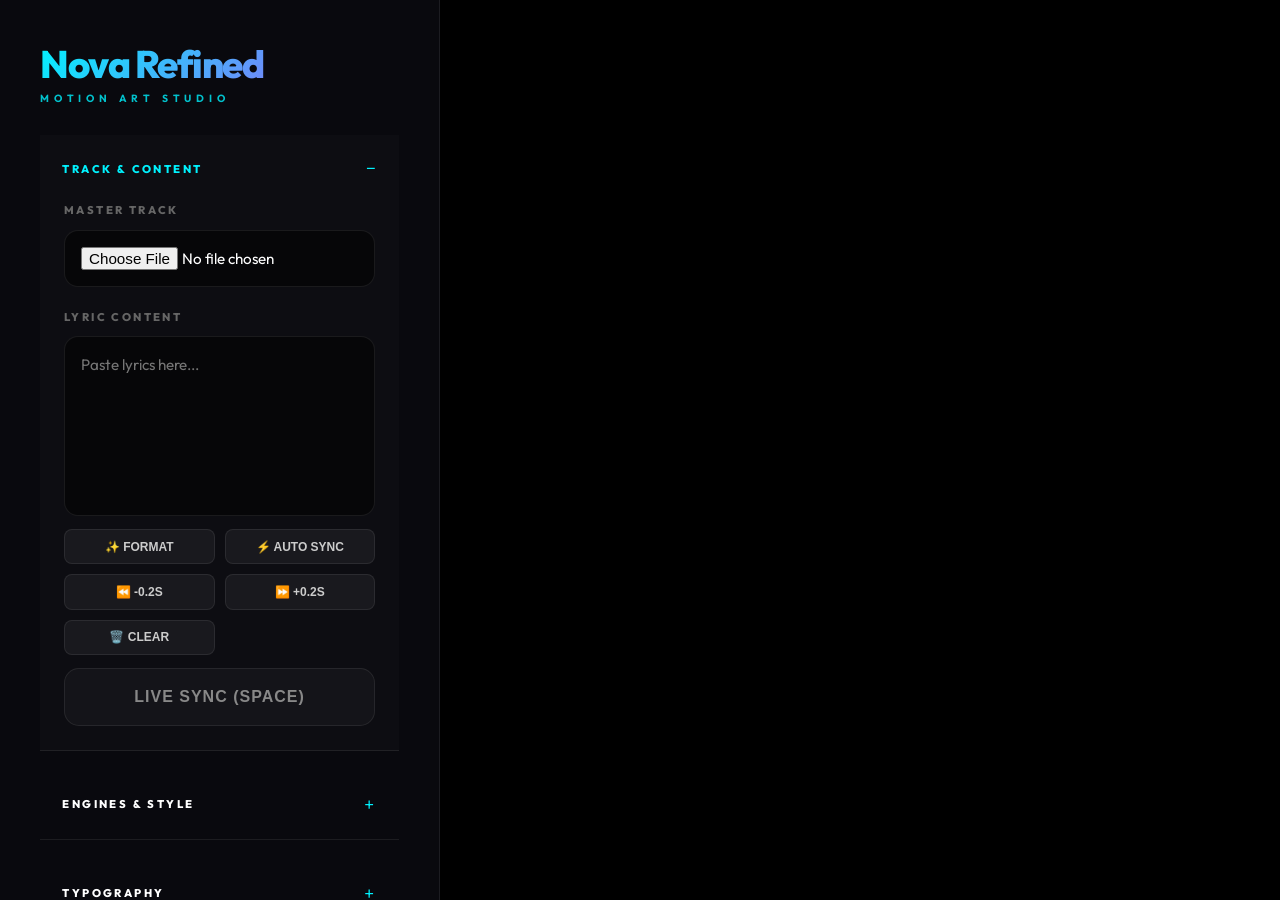
<file: lyrics/nova_lyrics_video_creator.html>
<!DOCTYPE html>
<html lang="en">
<head>
    <meta charset="UTF-8">
    <meta name="viewport" content="width=device-width, initial-scale=1.0">
    <title>Nova Studio - Refined Master Edition</title>
    
    <link href="https://fonts.googleapis.com/css2?family=Outfit:wght@300;400;600;800&family=Inter:wght@300;400;700;900&family=Roboto:wght@300;400;700;900&family=Playfair+Display:wght@400;700;900&family=Montserrat:wght@300;400;700;900&display=swap" rel="stylesheet">
    
    <style>
        :root {
            --bg-dark: #050508;
            --panel-bg: rgba(10, 10, 15, 0.98);
            --accent: #00f2fe;
            --border: rgba(255, 255, 255, 0.08);
        }

        body { 
            margin: 0; padding: 0; 
            background: var(--bg-dark); color: #fff; 
            font-family: 'Outfit', sans-serif; 
            display: flex; height: 100vh; overflow: hidden; 
        }
        
        * { box-sizing: border-box; }

        ::-webkit-scrollbar { width: 4px; }
        ::-webkit-scrollbar-thumb { background: var(--accent); border-radius: 10px; }

        .sidebar {
            width: 440px;
            background: var(--panel-bg);
            backdrop-filter: blur(50px);
            border-right: 1px solid var(--border);
            padding: 2.5rem;
            display: flex;
            flex-direction: column;
            gap: 1.2rem;
            z-index: 100;
            box-shadow: 20px 0 80px rgba(0,0,0,0.9);
            overflow-y: auto;
        }

        header h1 { 
            font-size: 2.4rem; margin: 0; font-weight: 800;
            background: linear-gradient(135deg, #00f2fe 0%, #a855f7 100%); 
            -webkit-background-clip: text; -webkit-text-fill-color: transparent; 
            letter-spacing: -1.5px;
        }
        .subtitle { color: #555; font-size: 0.85rem; text-transform: uppercase; letter-spacing: 2px; font-weight: 600; }

        .group { display: flex; flex-direction: column; gap: 0.8rem; }
        label { font-size: 0.7rem; font-weight: 800; color: #666; text-transform: uppercase; letter-spacing: 0.15rem; }

        input[type="file"], textarea, select {
            background: rgba(0, 0, 0, 0.5);
            border: 1px solid var(--border);
            color: #fff;
            padding: 1rem;
            border-radius: 14px;
            font-family: inherit;
            outline: none;
            transition: all 0.4s cubic-bezier(0.4, 0, 0.2, 1);
            font-size: 0.95rem;
        }
        
        textarea { height: 180px; resize: none; line-height: 1.6; }
        textarea:focus { border-color: var(--accent); background: rgba(0,0,0,0.7); }

        .tool-row { display: grid; grid-template-columns: 1fr 1fr; gap: 10px; }
        .btn-tool {
            background: rgba(255,255,255,0.05); border: 1px solid var(--border);
            color: #ccc; padding: 0.6rem; border-radius: 8px; font-size: 0.75rem; font-weight: 700;
            cursor: pointer; transition: 0.3s; text-transform: uppercase;
        }
        .btn-tool:hover { background: var(--accent); color: #000; border-color: var(--accent); }

        .btn {
            padding: 1.2rem; border-radius: 15px; font-weight: 800; font-size: 1rem; cursor: pointer;
            border: none; color: white; transition: all 0.4s; display: flex; align-items: center; justify-content: center; gap: 0.8rem;
            text-transform: uppercase; letter-spacing: 1px;
        }
        .btn-sync { background: rgba(255,255,255,0.03); border: 1px solid var(--border); color: #888; }
        .btn-sync.active { background: #f43f5e; border-color: #f43f5e; color: #fff; animation: pulse 2s infinite; }
        @keyframes pulse { 0% { box-shadow: 0 0 0 0 rgba(244, 63, 94, 0.4); } 70% { box-shadow: 0 0 0 10px rgba(244, 63, 94, 0); } 100% { box-shadow: 0 0 0 0 rgba(244, 63, 94, 0); } }

        .btn-play { background: linear-gradient(135deg, #00f2fe 0%, #4facfe 100%); color: #000; box-shadow: 0 10px 25px rgba(0,242,254,0.15); transition: 0.4s; }
        .btn-play.ready { animation: playPulse 2s infinite; }
        @keyframes playPulse { 0% { box-shadow: 0 0 0 0 rgba(0,242,254,0.4); } 70% { box-shadow: 0 0 0 15px rgba(0,242,254,0); } 100% { box-shadow: 0 0 0 0 rgba(0,242,254,0); } }
        .btn-record { background: linear-gradient(135deg, #f43f5e 0%, #fb7185 100%); box-shadow: 0 10px 25px rgba(244,63,94,0.15); }
        .btn:disabled { opacity: 0.2; cursor: not-allowed; }
            z-index: 100;
            box-shadow: 20px 0 50px rgba(0,0,0,0.5);
        }
        
        header { padding: 2.5rem 1.5rem; border-bottom: 1px solid var(--border); background: rgba(0,0,0,0.2); }
        h1 { font-size: 1.5rem; font-weight: 900; letter-spacing: -0.05rem; background: linear-gradient(to right, #fff, var(--accent)); -webkit-background-clip: text; -webkit-text-fill-color: transparent; }
        .subtitle { font-size: 0.65rem; color: var(--accent); text-transform: uppercase; letter-spacing: 0.3rem; margin-top: 4px; font-weight: 700; opacity: 0.8; }

        details {
            border-bottom: 1px solid var(--border);
            transition: all 0.4s cubic-bezier(0.4, 0, 0.2, 1);
        }
        details[open] { background: rgba(255, 255, 255, 0.02); }
        
        summary {
            padding: 1.4rem;
            font-size: 0.7rem;
            font-weight: 800;
            color: var(--text-dim);
            text-transform: uppercase;
            letter-spacing: 0.15rem;
            cursor: pointer;
            list-style: none;
            display: flex;
            justify-content: space-between;
            align-items: center;
            outline: none;
            transition: color 0.3s;
        }
        summary:hover { color: #fff; }
        summary::after { 
            content: '+'; 
            font-size: 1.2rem; 
            transition: transform 0.4s;
            color: var(--accent);
            font-weight: 300;
        }
        details[open] summary::after { content: '−'; transform: rotate(180deg); }
        details[open] summary { color: var(--accent); }

        .details-content { 
            padding: 0 1.5rem 1.5rem 1.5rem; 
            display: flex; 
            flex-direction: column; 
            gap: 1.4rem; 
            animation: slideDown 0.4s ease-out;
        }

        @keyframes slideDown {
            from { opacity: 0; transform: translateY(-10px); }
            to { opacity: 1; transform: translateY(0); }
        }

        .status-msg { font-size: 0.75rem; color: #444; text-align: center; margin-top: 10px; font-weight: 600; }

        .viewport { flex: 1; position: relative; background: #000; display: flex; align-items: center; justify-content: center; overflow: hidden; }
        canvas { width: 100%; height: 100%; object-fit: contain; }
        
        .control-label {
            display: flex;
            justify-content: space-between;
            font-size: 0.6rem;
            color: #666;
            margin-bottom: 4px;
            font-weight: 700;
            text-transform: uppercase;
        }
    </style>
</head>
<body>

    <aside class="sidebar">
        <header>
            <h1>Nova Refined</h1>
            <p class="subtitle">Motion Art Studio</p>
        </header>
        
        <details open>
            <summary>Track & Content</summary>
            <div class="details-content">
                <div class="group">
                    <label>Master Track</label>
                    <input type="file" id="audioFile" accept="audio/*">
                </div>
                <div class="group">
                    <label>Lyric Content</label>
                    <textarea id="lyricsInput" placeholder="Paste lyrics here..."></textarea>
                    <div class="tool-row">
                        <button class="btn-tool" onclick="autoAdjustLyrics()">✨ Format</button>
                        <button class="btn-tool" onclick="autoSyncLyrics()" title="Distribute lines evenly">⚡ Auto Sync</button>
                        <button class="btn-tool" onclick="nudgeLyrics(-0.2)">⏪ -0.2s</button>
                        <button class="btn-tool" onclick="nudgeLyrics(0.2)">⏩ +0.2s</button>
                        <button class="btn-tool" onclick="clearTimestamps()">🗑️ Clear</button>
                    </div>
                    <button class="btn btn-sync" id="syncBtn">Live Sync (Space)</button>
                </div>
            </div>
        </details>

        <details>
            <summary>Engines & Style</summary>
            <div class="details-content">
                <div class="group">
                    <label>Animation Style</label>
                    <select id="animStyle">
                        <option value="nova_hybrid">Refined Hybrid (Combined)</option>
                        <option value="nova_pop">Pop Pulse</option>
                        <option value="ghost_trail">Ghost Ether</option>
                        <option value="glitch_shake">Digital Glitch</option>
                        <option value="typewriter">Classic Type</option>
                        <option value="zoom_burst">Impact Zoom</option>
                        <option value="blur_bloom">Atmospheric Bloom</option>
                        <option value="cosmic_drift">Starfield Depth (Anim)</option>
                    </select>
                </div>
                <div class="group">
                    <label>Visualizer Engine</label>
                    <select id="vizStyle">
                        <option value="nova_core">Refined Nova Core</option>
                        <option value="nova_split">Nova Core (Split Orbit)</option>
                        <option value="nova_dashed">Nova Core (Dashed)</option>
                        <option value="nova_mirrored">Nova Core (Mirrored)</option>
                        <option value="neon_hexagon">Geometric Pulse</option>
                        <option value="fluid_horizon">Fluid Horizon</option>
                        <option value="spectrum_pillars">Spectrum Pillars</option>
                        <option value="starfield_ambient">Starfield Depth (Viz)</option>
                        <option value="starfield_slow">Cinematic Starfield (Slow)</option>
                        <option value="nebula_flow">Nebula Flow</option>
                        <option value="beat_reactor">Beat Reactor (High Impact)</option>
                        <option value="heartbeat_pulse">Heartbeat Core (Pulse)</option>
                        <option value="neon_ekg">Neon EKG (Rhythmic)</option>
                        <option value="vectro_lattice">Vectro Lattice (Geometric)</option>
                    </select>
                </div>
                <div style="display: flex; gap: 10px;">
                    <input type="color" id="primaryColor" value="#00f2fe" style="flex:1; height:45px; border-radius:10px;">
                    <input type="color" id="secondaryColor" value="#a855f7" style="flex:1; height:45px; border-radius:10px;">
                </div>
                <div class="group" style="margin-top:10px; border-top:1px solid var(--border); padding-top:10px;">
                    <label style="font-size:0.6rem; opacity:0.5;">Engine Tuning</label>
                    <div class="tool-row">
                        <div style="display:flex; flex-direction:column; gap:4px; flex:1;">
                            <div class="control-label"><span>Radius</span></div>
                            <input type="range" id="vizRadius" min="50" max="600" value="320">
                        </div>
                        <div style="display:flex; flex-direction:column; gap:4px; flex:1;">
                            <div class="control-label"><span>Bar Width</span></div>
                            <input type="range" id="vizBarWidth" min="1" max="20" value="6">
                        </div>
                    </div>
                    <div style="display:flex; flex-direction:column; gap:4px; margin-top:10px;">
                        <div class="control-label"><span>Bar Count</span></div>
                        <input type="range" id="vizBarCount" min="12" max="256" step="12" value="120">
                    </div>
                </div>
            </div>
        </details>

        <details>
            <summary>Typography</summary>
            <div class="details-content">
                <select id="fontFamily">
                    <option value="'Outfit', sans-serif">Outfit</option>
                    <option value="'Inter', sans-serif">Inter</option>
                    <option value="'Roboto', sans-serif">Roboto</option>
                    <option value="'Playfair Display', serif">Playfair Display</option>
                    <option value="'Montserrat', sans-serif">Montserrat</option>
                </select>
                <div class="tool-row">
                    <div style="display:flex; flex-direction:column; gap:4px;">
                        <div class="control-label"><span>Size</span><span id="val_fontSize">100</span></div>
                        <input type="range" id="fontSize" min="40" max="250" value="100" oninput="val_fontSize.innerText=this.value">
                    </div>
                    <div style="display:flex; flex-direction:column; gap:4px;">
                        <label style="font-size:0.6rem; opacity:0.6;">Weight</label>
                        <select id="fontWeight" style="padding:0.4rem; font-size:0.8rem;">
                            <option value="300">Light</option>
                            <option value="400">Regular</option>
                            <option value="600">Bold</option>
                            <option value="800" selected>Black</option>
                        </select>
                    </div>
                </div>
                <div class="tool-row">
                    <div style="display:flex; flex-direction:column; gap:4px;">
                        <div class="control-label"><span>Spacing</span><span id="val_spacing">0</span></div>
                        <input type="range" id="letterSpacing" min="-10" max="50" value="0" oninput="val_spacing.innerText=this.value">
                    </div>
                    <div style="display:flex; flex-direction:column; gap:4px;">
                        <div class="control-label"><span>Stroke</span><span id="val_stroke">0</span></div>
                        <input type="range" id="textStroke" min="0" max="20" value="0" oninput="val_stroke.innerText=this.value">
                    </div>
                </div>
            </div>
        </details>

        <details>
            <summary>Motion & Dynamics</summary>
            <div class="details-content">
                <div class="tool-row">
                    <div style="display:flex; flex-direction:column; gap:4px;">
                        <div class="control-label"><span>Sensitivity</span></div>
                        <input type="range" id="audioSens" min="0.1" max="3.0" step="0.1" value="1.0">
                    </div>
                    <div style="display:flex; flex-direction:column; gap:4px;">
                        <div class="control-label"><span>Motion Scale</span></div>
                        <input type="range" id="motionIntensity" min="0" max="3.0" step="0.1" value="1.0">
                    </div>
                </div>
                <div class="tool-row">
                    <div style="display:flex; flex-direction:column; gap:4px;">
                        <div class="control-label"><span>Flow Speed</span></div>
                        <input type="range" id="bgSpeed" min="0.1" max="4.0" step="0.1" value="1.0">
                    </div>
                    <div style="display:flex; flex-direction:column; gap:4px;">
                        <div class="control-label"><span>Elasticity</span></div>
                        <input type="range" id="elasticity" min="0.01" max="0.3" step="0.01" value="0.12">
                    </div>
                </div>
            </div>
        </details>

        <details>
            <summary>Visual Effects</summary>
            <div class="details-content">
                <div class="tool-row">
                    <div style="display:flex; flex-direction:column; gap:4px;">
                        <div class="control-label"><span>Glow</span></div>
                        <input type="range" id="glowAmount" min="0" max="150" value="50">
                    </div>
                    <div style="display:flex; flex-direction:column; gap:4px;">
                        <div class="control-label"><span>Blur</span></div>
                        <input type="range" id="bgBlur" min="0" max="100" value="0">
                    </div>
                </div>
                <div class="tool-row">
                    <div style="display:flex; flex-direction:column; gap:4px;">
                        <div class="control-label"><span>Vignette</span></div>
                        <input type="range" id="vignette" min="0" max="1" step="0.1" value="0.5">
                    </div>
                    <div style="display:flex; flex-direction:column; gap:4px;">
                        <div class="control-label"><span>Grain</span></div>
                        <input type="range" id="grain" min="0" max="0.2" step="0.01" value="0.05">
                    </div>
                </div>
            </div>
        </details>

        <details>
            <summary>Nova AI Forge</summary>
            <div class="details-content">
                <div class="group">
                    <label>Mood / Style Concept</label>
                    <input type="text" id="aiPrompt" placeholder="e.g. 'Neon Ghost Fire'" style="background:rgba(0,0,0,0.5); border:1px solid var(--border); color:#fff; padding:0.8rem; border-radius:10px; font-family:inherit;">
                    <div class="tool-row" style="margin-top:10px;">
                        <button class="btn-tool" style="background:linear-gradient(135deg, #a855f7, #ec4899); color:#fff;" onclick="forgeAIAnimation()">🚀 Forge Animation</button>
                        <button class="btn-tool" style="background:linear-gradient(135deg, #00f2fe, #4facfe); color:#000;" onclick="forgeAIVisualizer()">🎨 Forge Visualizer</button>
                    </div>
                </div>
                <p style="font-size:0.6rem; color:#555; font-style:italic;">Describes a style and the AI Agent will procedurally generate a new unique engine for you.</p>
            </div>
        </details>

        <div class="group" style="padding: 1.2rem;">
            <button class="btn btn-play" id="playBtn" disabled>▶ Preview Studio</button>
            <button class="btn btn-record" id="recordBtn" disabled>⏺ Export Master</button>
            <button class="btn" style="background: rgba(255,255,255,0.05); border: 1px solid var(--border); font-size: 0.8rem; margin-top: 10px;" onclick="resetStudio()">🔄 Reset Studio</button>
            <a class="btn" id="downloadBtn" style="display: none; background: #10b981; margin-top:10px;">⬇ Download File</a>
        </div>
        
        <div class="status-msg" id="statusText">System Ready.</div>
    </aside>

    <main class="viewport">
        <canvas id="visualizer"></canvas>
    </main>

    <script>
        const canvas = document.getElementById('visualizer');
        const ctx = canvas.getContext('2d', { alpha: false });
        const audio = new Audio();
        const statusText = document.getElementById('statusText');
        const playBtn = document.getElementById('playBtn');
        const recordBtn = document.getElementById('recordBtn');
        const downloadBtn = document.getElementById('downloadBtn');

        let audioCtx, analyser, source, destination, dataArray;
        let isPlaying = false, isRecording = false, globalTime = 0;
        let lyricsData = { isSynced: false, lines: [] };
        let activeIdx = -1, bounce = 1, fade = 0;

        canvas.width = 1920; canvas.height = 1080;
        let energy = { bass: 0, mid: 0, treble: 0 };

        const blobs = Array.from({length: 8}, () => ({
            x: Math.random(), y: Math.random(),
            vx: (Math.random() - 0.5) * 0.001, vy: (Math.random() - 0.5) * 0.001,
            size: 200 + Math.random() * 300
        }));

        const stars = Array.from({length: 400}, () => ({
            x: Math.random() * 1920, y: Math.random() * 1080,
            z: Math.random() * 1920,
            color: Math.random() > 0.8 ? '#00f2fe' : '#ffffff'
        }));

        const nebula = Array.from({length: 5}, () => ({
            x: Math.random() * 1920, y: Math.random() * 1080,
            r: 400 + Math.random() * 400,
            phase: Math.random() * Math.PI * 2
        }));

        let beatHistory = [];
        let shockwaves = [];
        const nodes = Array.from({length: 40}, () => ({
            x: Math.random() * 1920, y: Math.random() * 1080,
            vx: (Math.random()-0.5) * 2, vy: (Math.random()-0.5) * 2
        }));

        document.getElementById('audioFile').addEventListener('change', e => {
            if(e.target.files[0]) {
                audio.src = URL.createObjectURL(e.target.files[0]);
                playBtn.disabled = false;
                recordBtn.disabled = false;
                playBtn.classList.add('ready');
                statusText.innerText = "Track loaded: " + e.target.files[0].name;
            }
        });

        function initAudio() {
            if(audioCtx) return;
            audioCtx = new AudioContext();
            analyser = audioCtx.createAnalyser(); analyser.fftSize = 512;
            dataArray = new Uint8Array(analyser.frequencyBinCount);
            source = audioCtx.createMediaElementSource(audio);
            destination = audioCtx.createMediaStreamDestination();
            source.connect(analyser); analyser.connect(audioCtx.destination); analyser.connect(destination);
        }

        // --- AUTO-ADJUST LYRICS ---
        window.autoAdjustLyrics = function() {
            const input = document.getElementById('lyricsInput');
            const lines = input.value.split('\n');
            const lrcRegex = /^(\[\d{2}:\d{2}\.\d{2,3}\])(.*)/;
            
            const adjusted = lines.map(line => {
                let text = line.trim();
                let timestamp = "";
                
                const match = text.match(lrcRegex);
                if (match) {
                    timestamp = match[1];
                    text = match[2].trim();
                }
                
                // Capitalize first letter
                if (text.length > 0) {
                    text = text.charAt(0).toUpperCase() + text.slice(1);
                }
                
                return timestamp + (timestamp ? " " : "") + text;
            }).filter(l => l.length > 0);
            
            input.value = adjusted.join('\n');
            parseLyrics();
            statusText.innerText = "Lyrics auto-formatted.";
        };

        window.nudgeLyrics = function(offset) {
            const input = document.getElementById('lyricsInput');
            const lines = input.value.split('\n');
            const lrcRegex = /^\[(\d{2}):(\d{2}\.\d{2,3})\](.*)/;
            
            const adjusted = lines.map(line => {
                const match = line.match(lrcRegex);
                if (match) {
                    let totalSeconds = parseInt(match[1]) * 60 + parseFloat(match[2]);
                    totalSeconds = Math.max(0, totalSeconds + offset);
                    
                    const m = Math.floor(totalSeconds / 60).toString().padStart(2, '0');
                    const s = (totalSeconds % 60).toFixed(2).padStart(5, '0');
                    return `[${m}:${s}]${match[3]}`;
                }
                return line;
            });
            
            input.value = adjusted.join('\n');
            parseLyrics();
            statusText.innerText = `Shifted all times by ${offset}s`;
        };

        window.clearTimestamps = function() {
            const input = document.getElementById('lyricsInput');
            const lines = input.value.split('\n');
            const lrcRegex = /^\[\d{2}:\d{2}\.\d{2,3}\](.*)/;
            const cleaned = lines.map(line => {
                const match = line.match(lrcRegex);
                return match ? match[1].trim() : line.trim();
            });
            input.value = cleaned.join('\n');
            parseLyrics();
            statusText.innerText = "All timestamps cleared.";
        };
        
        window.autoSyncLyrics = function() {
            if(!audio.duration) return statusText.innerText = "Load audio first.";
            const lines = document.getElementById('lyricsInput').value.split('\n').filter(l => l.trim()).map(l => l.replace(/\[\d{2}:\d{2}\.\d{2,3}\]/g, '').trim());
            if(!lines.length) return statusText.innerText = "No lyrics.";
            const interval = audio.duration / (lines.length + 1);
            const synced = lines.map((text, i) => `[${fmtTime((i+0.5)*interval)}] ${text}`);
            document.getElementById('lyricsInput').value = synced.join('\n');
            parseLyrics();
            statusText.innerText = "Lyrics distributed evenly.";
        };

        // --- SYNC ---
        let isSyncing = false, syncIdx = 0, rawLines = [];
        const syncBtn = document.getElementById('syncBtn');
        syncBtn.addEventListener('click', () => {
            if(!audio.src) return;
            if(isSyncing) { 
                isSyncing = false; syncBtn.classList.remove('active'); 
                audio.pause(); isPlaying = false; 
                document.getElementById('lyricsInput').value = lyricsData.lines.map(l => `[${fmtTime(l.time)}] ${l.text}`).join('\n');
                return; 
            }
            rawLines = document.getElementById('lyricsInput').value.split('\n').filter(l => l.trim()).map(l => l.replace(/\[\d{2}:\d{2}\.\d{2,3}\]/g, '').trim());
            isSyncing = true; syncIdx = 0; lyricsData = { isSynced: true, lines: [] };
            syncBtn.classList.add('active');
            initAudio(); if(audioCtx.state === 'suspended') audioCtx.resume();
            audio.currentTime = 0; audio.play(); isPlaying = true;
        });

        window.addEventListener('keydown', e => {
            if(isSyncing && e.code === 'Space') {
                e.preventDefault();
                if(syncIdx < rawLines.length) { lyricsData.lines.push({ time: audio.currentTime, text: rawLines[syncIdx] }); syncIdx++; }
            }
        });

        function fmtTime(s) { return Math.floor(s/60).toString().padStart(2,'0') + ":" + (s%60).toFixed(2).padStart(5,'0'); }

        function parseLyrics() {
            const raw = document.getElementById('lyricsInput').value.split('\n').filter(l => l.trim());
            const parsed = [];
            const lrcRegex = /\[(\d{2}):(\d{2}(?:\.\d+)?)\](.*)/;
            let hasLRC = false;
            for (let line of raw) {
                const match = line.match(lrcRegex);
                if (match) { hasLRC = true; parsed.push({ time: parseInt(match[1]) * 60 + parseFloat(match[2]), text: match[3].trim() }); }
            }
            lyricsData = hasLRC ? { isSynced: true, lines: parsed } : { isSynced: false, lines: raw.map(l => l.trim()) };
        }

        // --- REFINED RENDERERS ---
        const visualizers = {
            nova_core: (ctx, energy, pCol, sCol, w, h, cx, cy, motion) => {
                const rad = parseFloat(document.getElementById('vizRadius').value);
                const bw = parseFloat(document.getElementById('vizBarWidth').value);
                const bc = parseFloat(document.getElementById('vizBarCount').value);
                const R = (rad + energy.bass * 70) * (0.5 + motion * 0.5);
                ctx.beginPath(); ctx.arc(0,0,R,0,Math.PI*2); ctx.strokeStyle = pCol; ctx.lineWidth = bw; ctx.stroke();
                for(let i=0; i<bc; i++) {
                    const a = (i/bc)*Math.PI*2, v = dataArray ? dataArray[i%dataArray.length] : 0, bh = (v/255)*280 * motion;
                    ctx.save(); ctx.rotate(a);
                    const grad = ctx.createLinearGradient(0, R, 0, R+bh); grad.addColorStop(0, pCol); grad.addColorStop(1, sCol);
                    ctx.fillStyle = grad; ctx.fillRect(-bw/2, R, bw, bh);
                    ctx.fillStyle = "#fff"; ctx.fillRect(-bw/2, R+bh, bw, 4);
                    ctx.restore();
                }
            },
            nova_split: (ctx, energy, pCol, sCol, w, h, cx, cy, motion) => {
                const rad = parseFloat(document.getElementById('vizRadius').value);
                const bw = parseFloat(document.getElementById('vizBarWidth').value);
                const bc = parseFloat(document.getElementById('vizBarCount').value);
                const R = (rad + energy.bass * 50) * motion;
                for(let i=0; i<bc; i++) {
                    const a = (i/bc)*Math.PI*2, v = dataArray ? dataArray[i%dataArray.length] : 0;
                    const bh = (v/255)*200 * motion;
                    ctx.save(); ctx.rotate(a + globalTime * 0.2);
                    ctx.fillStyle = i%2===0 ? pCol : sCol;
                    ctx.fillRect(-bw/2, R + (i%2===0 ? 0 : 50), bw, bh);
                    ctx.restore();
                }
            },
            nova_dashed: (ctx, energy, pCol, sCol, w, h, cx, cy, motion) => {
                const rad = parseFloat(document.getElementById('vizRadius').value);
                const bc = parseFloat(document.getElementById('vizBarCount').value);
                const R = (rad + energy.bass * 30);
                for(let i=0; i<bc; i++) {
                    const a = (i/bc)*Math.PI*2, v = dataArray ? dataArray[i%dataArray.length] : 0;
                    const bh = (v/255)*300 * motion;
                    ctx.save(); ctx.rotate(a);
                    ctx.strokeStyle = pCol; ctx.lineWidth = 4; ctx.setLineDash([10, 10]);
                    ctx.beginPath(); ctx.moveTo(0, R); ctx.lineTo(0, R+bh); ctx.stroke();
                    ctx.restore();
                }
            },
            nova_mirrored: (ctx, energy, pCol, sCol, w, h, cx, cy, motion) => {
                const rad = parseFloat(document.getElementById('vizRadius').value);
                const bw = parseFloat(document.getElementById('vizBarWidth').value);
                const bc = parseFloat(document.getElementById('vizBarCount').value) / 2;
                const R = (rad + energy.bass * 40);
                for(let i=0; i<bc; i++) {
                    const a = (i/bc)*Math.PI, v = dataArray ? dataArray[i] : 0, bh = (v/255)*300 * motion;
                    ctx.save(); ctx.rotate(a);
                    const g = ctx.createLinearGradient(0, R-bh, 0, R+bh); g.addColorStop(0, sCol); g.addColorStop(0.5, pCol); g.addColorStop(1, sCol);
                    ctx.fillStyle = g; ctx.fillRect(-bw/2, R-bh, bw, bh*2); ctx.restore();
                }
            },
            neon_hexagon: (ctx, energy, pCol, sCol, w, h, cx, cy, motion) => {
                const rad = parseFloat(document.getElementById('vizRadius').value);
                const bw = parseFloat(document.getElementById('vizBarWidth').value);
                ctx.strokeStyle = pCol; ctx.lineWidth = bw;
                ctx.save(); ctx.rotate(globalTime * 0.5);
                for(let i=0; i<6; i++) {
                    const R = rad * (1 + energy.bass * 0.4) * motion;
                    const a = (i/6)*Math.PI*2; ctx.rotate(a);
                    ctx.beginPath(); ctx.moveTo(0, R); ctx.lineTo(R*Math.cos(Math.PI/3), R*Math.sin(Math.PI/3)); ctx.stroke();
                }
                ctx.restore();
            },
            fluid_horizon: (ctx, energy, pCol, sCol, w, h, cx, cy, motion) => {
                const bc = Math.floor(parseFloat(document.getElementById('vizBarCount').value) / 2);
                ctx.translate(-cx, cy * 0.4); 
                ctx.beginPath(); ctx.moveTo(0,0);
                for(let i=0; i<=bc; i++) {
                    const v = dataArray ? dataArray[i] : 0, y = Math.sin(i*0.15 + globalTime*4)*50 + (v/255)*-450 * motion;
                    ctx.lineTo(i*(w/bc), y);
                }
                ctx.lineTo(w, 500); ctx.lineTo(0, 500); ctx.closePath();
                const g1 = ctx.createLinearGradient(0, -450, 0, 500); g1.addColorStop(0, pCol); g1.addColorStop(1, 'transparent');
                ctx.fillStyle = g1; ctx.fill();
            },
            spectrum_pillars: (ctx, energy, pCol, sCol, w, h, cx, cy, motion) => {
                const bc = parseFloat(document.getElementById('vizBarCount').value);
                const bw = parseFloat(document.getElementById('vizBarWidth').value);
                const barW = (w*0.9)/bc; ctx.translate(-w*0.45, 0);
                for(let i=0; i<bc; i++) {
                    const v = dataArray ? dataArray[i % 128] : 0, bh = (v/255)*550 * motion;
                    const g = ctx.createLinearGradient(0, -bh/2, 0, bh/2); g.addColorStop(0, sCol); g.addColorStop(0.5, pCol); g.addColorStop(1, sCol);
                    ctx.fillStyle = g; ctx.fillRect(i*barW, -bh/2, bw, bh);
                    ctx.fillStyle = "#fff"; ctx.fillRect(i*barW, -bh/2-4, bw, 8);
                }
            },
            starfield_ambient: (ctx, energy, pCol, sCol, w, h, cx, cy, motion, speed) => {
                const bc = parseFloat(document.getElementById('vizBarCount').value);
                stars.slice(0, bc * 2).forEach(s => {
                    s.z -= (8 + energy.bass * 40) * speed; if(s.z <= 0) s.z = 1920;
                    const sx = (s.x - cx) * (1920 / s.z), sy = (s.y - cy) * (1920 / s.z);
                    const size = (1 - s.z / 1920) * 12 * motion;
                    ctx.fillStyle = s.color; 
                    if(energy.bass > 0.7) { 
                        ctx.strokeStyle = s.color + "33"; ctx.lineWidth = 2;
                        ctx.beginPath(); ctx.moveTo(0,0); ctx.lineTo(sx, sy); ctx.stroke(); 
                    }
                    ctx.beginPath(); ctx.arc(sx, sy, size, 0, Math.PI*2); ctx.fill();
                });
            },
            starfield_slow: (ctx, energy, pCol, sCol, w, h, cx, cy, motion, speed) => {
                const bc = parseFloat(document.getElementById('vizBarCount').value);
                stars.slice(0, bc * 2).forEach(s => {
                    s.z -= (2 + energy.bass * 10) * speed; if(s.z <= 0) s.z = 1920;
                    const sx = (s.x - cx) * (1920 / s.z), sy = (s.y - cy) * (1920 / s.z);
                    const size = (1 - s.z / 1920) * 8 * motion;
                    ctx.fillStyle = s.color;
                    ctx.beginPath(); ctx.arc(sx, sy, size, 0, Math.PI*2); ctx.fill();
                });
            },
            nebula_flow: (ctx, energy, pCol, sCol, w, h, cx, cy, motion, speed) => {
                const rad = parseFloat(document.getElementById('vizRadius').value);
                nebula.forEach((n, i) => {
                    n.phase += (0.01 + energy.bass * 0.05) * speed;
                    const ox = Math.cos(n.phase) * 100, oy = Math.sin(n.phase) * 100;
                    const g = ctx.createRadialGradient(n.x - cx + ox, n.y - cy + oy, 0, n.x - cx + ox, n.y - cy + oy, rad * (1 + energy.bass) * motion);
                    g.addColorStop(0, (i % 2 === 0 ? pCol : sCol) + '33');
                    g.addColorStop(1, 'transparent');
                    ctx.fillStyle = g;
                    ctx.globalCompositeOperation = 'screen';
                    ctx.fillRect(-cx, -cy, w, h);
                });
                ctx.globalCompositeOperation = 'source-over';
            },
            beat_reactor: (ctx, energy, pCol, sCol, w, h, cx, cy, motion, speed) => {
                const rad = parseFloat(document.getElementById('vizRadius').value);
                const isBeat = energy.bass > 0.85;
                if(isBeat && Math.random() > 0.5) { shockwaves.push({ r: 100, a: 1, w: 2 + energy.bass * 10 }); }
                ctx.save();
                shockwaves.forEach((s, i) => {
                    s.r += 20 * speed; s.a -= 0.02 * speed; if(s.a <= 0) { shockwaves.splice(i, 1); return; }
                    ctx.beginPath(); ctx.arc(0,0, s.r, 0, Math.PI*2); ctx.strokeStyle = pCol; ctx.lineWidth = s.w; ctx.globalAlpha = s.a; ctx.stroke();
                });
                ctx.globalAlpha = 1;
                const r = (rad * 0.7 + energy.bass * 150) * motion;
                const g = ctx.createRadialGradient(0,0,0,0,0,r);
                g.addColorStop(0, '#fff'); g.addColorStop(0.2, pCol); g.addColorStop(1, 'transparent');
                ctx.fillStyle = g; ctx.beginPath(); ctx.arc(0,0, r, 0, Math.PI*2); ctx.fill();
                for(let i=0; i<8; i++) {
                    const a = globalTime * 2 + (i * Math.PI / 4);
                    const lx = Math.cos(a) * (r + 50), ly = Math.sin(a) * (r + 50);
                    ctx.strokeStyle = sCol; ctx.lineWidth = 4 * energy.bass;
                    ctx.beginPath(); ctx.moveTo(0,0); ctx.lineTo(lx * (1+energy.bass), ly * (1+energy.bass)); ctx.stroke();
                }
                ctx.restore();
            },
            heartbeat_pulse: (ctx, energy, pCol, sCol, w, h, cx, cy, motion) => {
                const rad = parseFloat(document.getElementById('vizRadius').value);
                const r = (rad * 0.7 + energy.bass * 150) * motion;
                ctx.save(); ctx.fillStyle = pCol; ctx.shadowBlur = 100 * energy.bass; ctx.shadowColor = pCol;
                ctx.beginPath(); ctx.moveTo(0, 50); ctx.bezierCurveTo(-r/2, -r/2, -r, r/3, 0, r); ctx.bezierCurveTo(r, r/3, r/2, -r/2, 0, 50); ctx.fill();
                ctx.globalAlpha = 0.5; ctx.fillStyle = "#fff"; ctx.beginPath(); ctx.arc(0,0, r * 0.2, 0, Math.PI*2); ctx.fill(); ctx.restore();
            },
            neon_ekg: (ctx, energy, pCol, sCol, w, h, cx, cy, motion) => {
                const bw = parseFloat(document.getElementById('vizBarWidth').value);
                ctx.save(); ctx.translate(-cx, 0); ctx.beginPath(); ctx.strokeStyle = pCol; ctx.lineWidth = bw; ctx.shadowBlur = 30; ctx.shadowColor = pCol;
                ctx.moveTo(0, 0);
                for(let i=0; i<w; i+=10) {
                    let y = 0; const phase = (i/w) * Math.PI * 10 + globalTime * 5;
                    if (Math.abs(Math.sin(phase)) > 0.9) y = Math.sin(phase * 10) * 300 * energy.bass;
                    else y = Math.sin(phase) * 20;
                    ctx.lineTo(i, y);
                }
                ctx.stroke(); ctx.restore();
            },
            vectro_lattice: (ctx, energy, pCol, sCol, w, h, cx, cy, motion, speed) => {
                const bc = parseFloat(document.getElementById('vizBarCount').value);
                ctx.save(); ctx.translate(-cx, -cy); ctx.strokeStyle = pCol; ctx.lineWidth = 1;
                nodes.slice(0, bc).forEach((n, i) => {
                    n.x += n.vx * speed * (1 + energy.bass); n.y += n.vy * speed * (1 + energy.bass);
                    if(n.x < 0 || n.x > w) n.vx *= -1; if(n.y < 0 || n.y > h) n.vy *= -1;
                    nodes.slice(0, bc).forEach((n2, j) => {
                        if(i === j) return; const dist = Math.hypot(n.x - n2.x, n.y - n2.y);
                        if(dist < 300) { ctx.globalAlpha = (1 - dist / 300) * 0.5 * (0.2 + energy.bass); ctx.beginPath(); ctx.moveTo(n.x, n.y); ctx.lineTo(n2.x, n2.y); ctx.stroke(); }
                    });
                    ctx.globalAlpha = 0.8; ctx.fillStyle = "#fff"; ctx.beginPath(); ctx.arc(n.x, n.y, 2 + energy.bass * 4, 0, Math.PI*2); ctx.fill();
                });
                ctx.restore();
            }
        };

        const animations = {
            nova_hybrid: (ctx, text, fade, bounce, energy, pCol, sCol) => {
                const glow = document.getElementById('glowAmount').value;
                const motion = document.getElementById('motionIntensity').value;
                const speed = document.getElementById('bgSpeed').value;
                const spacing = document.getElementById('letterSpacing').value;
                const stroke = document.getElementById('textStroke').value;

                ctx.letterSpacing = `${spacing}px`;
                const sc = bounce * (1 + energy.bass * 0.15 * motion); ctx.scale(sc, sc);
                const off = energy.bass * 25 * motion;
                for(let i=1; i<4; i++) { 
                    ctx.globalAlpha = (0.2 * fade) / i; 
                    ctx.fillText(text, Math.sin(globalTime*5*speed)*i*8*motion, i * 12 * Math.cos(globalTime * 3 * speed)); 
                }
                ctx.globalAlpha = 0.4 * fade; ctx.fillStyle = "#f00"; ctx.fillText(text, Math.random()*off, Math.random()*off);
                ctx.fillStyle = "#0ff"; ctx.fillText(text, -Math.random()*off, -Math.random()*off);
                const grad = ctx.createLinearGradient(-300, 0, 300, 0); grad.addColorStop(0, pCol); grad.addColorStop(1, sCol);
                ctx.globalAlpha = fade; ctx.shadowBlur = glow; ctx.shadowColor = pCol; ctx.fillStyle = grad;
                if(stroke > 0) { ctx.strokeStyle = "#fff"; ctx.lineWidth = stroke; ctx.strokeText(text, 0, 0); }
                ctx.fillText(text, (Math.random()-0.5)*off*0.2, (Math.random()-0.5)*off*0.2);
            },
            nova_pop: (ctx, text, fade, bounce, energy, pCol) => {
                const glow = document.getElementById('glowAmount').value;
                const motion = document.getElementById('motionIntensity').value;
                const spacing = document.getElementById('letterSpacing').value;
                const stroke = document.getElementById('textStroke').value;
                ctx.letterSpacing = `${spacing}px`;
                const sc = bounce * (1 + energy.bass * 0.12 * motion); ctx.scale(sc, sc);
                ctx.shadowBlur = glow * 1.5; ctx.shadowColor = pCol; ctx.fillStyle = "#fff"; 
                if(stroke > 0) { ctx.strokeStyle = pCol; ctx.lineWidth = stroke; ctx.strokeText(text, 0, 0); }
                ctx.fillText(text, 0, 0);
            },
            ghost_trail: (ctx, text, fade, bounce, energy, pCol) => {
                const glow = document.getElementById('glowAmount').value;
                const motion = document.getElementById('motionIntensity').value;
                const speed = document.getElementById('bgSpeed').value;
                const spacing = document.getElementById('letterSpacing').value;
                ctx.letterSpacing = `${spacing}px`;
                ctx.fillStyle = "#fff";
                for(let i=1; i<6; i++) { 
                    ctx.globalAlpha = (0.2 * fade) / i; 
                    const off = i * 15 * Math.sin(globalTime * 3 * speed + i) * motion;
                    ctx.fillText(text, off, i * 10 * motion); 
                }
                ctx.globalAlpha = fade;
                ctx.shadowBlur = (glow * 0.6) * energy.bass; ctx.shadowColor = pCol;
                ctx.fillText(text, 0, 0);
                ctx.shadowBlur = 0;
            },
            glitch_shake: (ctx, text, fade, bounce, energy, pCol) => {
                const motion = document.getElementById('motionIntensity').value;
                const spacing = document.getElementById('letterSpacing').value;
                ctx.letterSpacing = `${spacing}px`;
                const off = energy.bass * 40 * motion; ctx.globalAlpha = 0.6 * fade;
                ctx.fillStyle = "#f00"; ctx.fillText(text, Math.random()*off, Math.random()*off);
                ctx.fillStyle = "#0ff"; ctx.fillText(text, -Math.random()*off, -Math.random()*off);
                ctx.globalAlpha = fade; ctx.fillStyle = "#fff"; ctx.fillText(text, 0, 0);
            },
            typewriter: (ctx, text, fade, bounce, energy, pCol) => {
                const speed = document.getElementById('bgSpeed').value;
                const spacing = document.getElementById('letterSpacing').value;
                ctx.letterSpacing = `${spacing}px`;
                ctx.fillStyle = "#fff";
                const len = Math.floor(text.length * Math.min(1, fade * 1.5));
                ctx.fillText(text.substring(0, len), 0, 0);
                if (fade < 1 && Math.floor(globalTime * 10 * speed) % 2 === 0) {
                    const tw = ctx.measureText(text.substring(0, len)).width;
                    ctx.fillRect(tw/2 + 5, -40, 4, 80);
                }
            },
            zoom_burst: (ctx, text, fade, bounce, energy, pCol) => {
                const glow = document.getElementById('glowAmount').value;
                const motion = document.getElementById('motionIntensity').value;
                const spacing = document.getElementById('letterSpacing').value;
                ctx.letterSpacing = `${spacing}px`;
                const sc = 0.4 + (fade * 0.6 + energy.bass * 0.2) * motion; 
                ctx.scale(sc, sc); ctx.globalAlpha = fade;
                ctx.shadowBlur = glow * fade; ctx.shadowColor = pCol;
                ctx.fillText(text, 0, 0);
                ctx.shadowBlur = 0;
            },
            blur_bloom: (ctx, text, fade, bounce, energy, pCol) => {
                const glow = document.getElementById('glowAmount').value;
                const motion = document.getElementById('motionIntensity').value;
                const spacing = document.getElementById('letterSpacing').value;
                ctx.letterSpacing = `${spacing}px`;
                ctx.fillStyle = "#fff";
                ctx.filter = `blur(${Math.max(0, (1-fade)*40)}px)`; 
                ctx.globalAlpha = fade;
                ctx.shadowBlur = glow * energy.bass * motion; ctx.shadowColor = pCol;
                ctx.fillText(text, 0, 0); 
                ctx.filter = "none"; ctx.shadowBlur = 0;
            },
            cosmic_drift: (ctx, text, fade, bounce, energy, pCol, sCol) => {
                const glow = document.getElementById('glowAmount').value;
                const motion = document.getElementById('motionIntensity').value;
                const spacing = document.getElementById('letterSpacing').value;
                ctx.letterSpacing = `${spacing}px`;
                ctx.globalAlpha = fade;
                const sc = 0.8 + energy.bass * 0.3 * motion;
                ctx.scale(sc, sc);
                
                // Outer glow
                ctx.shadowBlur = glow; ctx.shadowColor = sCol;
                ctx.fillStyle = "#fff";
                ctx.fillText(text, 0, 0);
                
                // Particle streak
                for(let i=0; i<10; i++) {
                    const x = (Math.random() - 0.5) * 1000 * (1-fade) * motion;
                    const y = (Math.random() - 0.5) * 200 * motion;
                    ctx.globalAlpha = (1-fade) * 0.5;
                    ctx.fillRect(x, y, 40 * motion, 2);
                }
                ctx.shadowBlur = 0;
            }
        };

        window.forgeAIAnimation = function() {
            try {
                const prompt = document.getElementById('aiPrompt').value.toLowerCase();
                const id = "ai_" + Date.now();
                const name = prompt ? prompt.split(' ').map(w => w.charAt(0).toUpperCase() + w.slice(1)).join(' ') : "Mystic Forge";
                
                const traits = {
                    glitch: prompt.includes('glitch') || prompt.includes('digital') || prompt.includes('hack'),
                    fire: prompt.includes('fire') || prompt.includes('flame') || prompt.includes('burn') || prompt.includes('hot'),
                    water: prompt.includes('water') || prompt.includes('ocean') || prompt.includes('fluid') || prompt.includes('flow'),
                    space: prompt.includes('space') || prompt.includes('star') || prompt.includes('nebula') || prompt.includes('cosmic'),
                    ghost: prompt.includes('ghost') || prompt.includes('spirit') || prompt.includes('ethereal') || prompt.includes('fade'),
                    energy: prompt.includes('energy') || prompt.includes('electric') || prompt.includes('volt') || prompt.includes('power')
                };

                animations[id] = (ctx, text, fade, bounce, energy, pCol, sCol) => {
                    const glow = parseFloat(document.getElementById('glowAmount')?.value || 50);
                    const motion = parseFloat(document.getElementById('motionIntensity')?.value || 1.0);
                    const speed = parseFloat(document.getElementById('bgSpeed')?.value || 1.0);
                    
                    ctx.globalAlpha = fade;
                    const sc = (bounce || 1) * (1 + (energy?.bass || 0) * 0.2 * motion);
                    ctx.scale(sc, sc);

                    if(traits.glitch) {
                        const off = 30 * (energy?.bass || 0) * motion;
                        ctx.fillStyle = "#ff0044"; ctx.fillText(text, (Math.random()-0.5)*off, (Math.random()-0.5)*off);
                        ctx.fillStyle = "#00ffff"; ctx.fillText(text, (Math.random()-0.5)*off, (Math.random()-0.5)*off);
                    }
                    
                    if(traits.fire) {
                        ctx.shadowBlur = glow; ctx.shadowColor = "#ff4400";
                        for(let i=0; i<3; i++) {
                            ctx.globalAlpha = 0.3 * fade;
                            ctx.fillStyle = i%2 === 0 ? "#ffcc00" : "#ff4400";
                            ctx.fillText(text, (Math.random()-0.5)*15, -i * 15 * (energy?.bass || 0) * motion - (Math.random()*20));
                        }
                    }

                    if(traits.water) {
                        for(let i=0; i<5; i++) {
                            ctx.globalAlpha = (0.2 * fade) / (i+1);
                            ctx.fillStyle = sCol;
                            const shift = Math.sin(globalTime * 3 * speed + i) * 30 * motion;
                            ctx.fillText(text, shift, i * 10);
                        }
                    }

                    if(traits.space) {
                        ctx.shadowBlur = glow; ctx.shadowColor = "#fff";
                        for(let i=0; i<10; i++) {
                            const r = Math.random() * 400 * (1-fade);
                            const a = Math.random() * Math.PI * 2;
                            ctx.fillStyle = "#fff"; ctx.globalAlpha = Math.random() * fade;
                            ctx.beginPath(); ctx.arc(Math.cos(a)*r, Math.sin(a)*r, 2, 0, Math.PI*2); ctx.fill();
                        }
                    }

                    if(traits.ghost) {
                        ctx.filter = `blur(${Math.sin(globalTime*4)*10}px)`;
                        ctx.globalAlpha = 0.5 * fade; ctx.fillText(text, 0, 0); ctx.filter = "none";
                    }

                    ctx.globalAlpha = fade;
                    ctx.shadowBlur = traits.energy ? glow * 2 : glow;
                    ctx.shadowColor = pCol; ctx.fillStyle = "#fff";
                    ctx.fillText(text, 0, 0);
                };

                const opt = document.createElement('option');
                opt.value = id; opt.innerText = "✨ AI: " + name;
                document.getElementById('animStyle').appendChild(opt);
                document.getElementById('animStyle').value = id;
                
                statusText.innerText = `AI Forged: ${name}`;
                statusText.style.color = "#a855f7";
            } catch (err) {
                console.error(err);
                statusText.innerText = "AI Forge Error. Check Console.";
            }
        };

        window.forgeAIVisualizer = function() {
            try {
                const prompt = document.getElementById('aiPrompt').value.toLowerCase();
                const id = "viz_" + Date.now();
                const name = prompt ? prompt.split(' ').map(w => w.charAt(0).toUpperCase() + w.slice(1)).join(' ') : "Nova Vision";
                
                const traits = {
                    mountain: prompt.includes('mountain') || prompt.includes('peak') || prompt.includes('land'),
                    cube: prompt.includes('cube') || prompt.includes('box') || prompt.includes('block') || prompt.includes('3d'),
                    circle: prompt.includes('circle') || prompt.includes('round') || prompt.includes('ring'),
                    particle: prompt.includes('particle') || prompt.includes('dust') || prompt.includes('rain'),
                    neon: prompt.includes('neon') || prompt.includes('glow') || prompt.includes('bright')
                };

                visualizers[id] = (ctx, energy, pCol, sCol, w, h, cx, cy, motion, speed) => {
                    ctx.save();
                    if(traits.mountain) {
                        ctx.beginPath(); ctx.moveTo(-cx, 200);
                        for(let i=0; i<w; i+=50) {
                            const h_val = Math.sin(i*0.01 + globalTime) * 100 + (dataArray ? dataArray[Math.floor(i/10)] : 0) * motion;
                            ctx.lineTo(i-cx, 300 - h_val);
                        }
                        ctx.lineTo(cx, 500); ctx.lineTo(-cx, 500);
                        const g = ctx.createLinearGradient(0,0,0,500); g.addColorStop(0, pCol); g.addColorStop(1, 'transparent');
                        ctx.fillStyle = g; ctx.fill();
                    }
                    
                    if(traits.cube) {
                        const size = 100 * (1 + (energy?.bass || 0));
                        ctx.strokeStyle = sCol; ctx.lineWidth = 2;
                        ctx.rotate(globalTime);
                        ctx.strokeRect(-size/2, -size/2, size, size);
                        ctx.strokeRect(-size/4, -size/4, size/2, size/2);
                    }

                    if(traits.circle) {
                        for(let i=0; i<5; i++) {
                            ctx.beginPath(); ctx.arc(0,0, (100 + i*50) * (1+(energy?.mid || 0)), 0, Math.PI*2);
                            ctx.strokeStyle = i%2 === 0 ? pCol : sCol;
                            ctx.globalAlpha = 0.3; ctx.stroke();
                        }
                    }

                    if(traits.particle) {
                        for(let i=0; i<20; i++) {
                            const x = Math.sin(globalTime + i) * cx;
                            const y = Math.cos(globalTime * 0.5 + i) * cy;
                            ctx.fillStyle = "#fff"; ctx.beginPath(); ctx.arc(x, y, 2 + (energy?.treble || 0) * 10, 0, Math.PI*2); ctx.fill();
                        }
                    }
                    ctx.restore();
                };

                const opt = document.createElement('option');
                opt.value = id; opt.innerText = "✨ AI: " + name;
                document.getElementById('vizStyle').appendChild(opt);
                document.getElementById('vizStyle').value = id;
                
                statusText.innerText = `AI Forged: ${name}`;
                statusText.style.color = "#00f2fe";
            } catch (err) {
                console.error(err);
                statusText.innerText = "AI Forge Error. Check Console.";
            }
        };

        window.resetStudio = function() {
            if(!confirm("Reset all settings to default?")) return;
            
            // Engines
            document.getElementById('animStyle').value = "nova_hybrid";
            document.getElementById('vizStyle').value = "nova_core";
            document.getElementById('primaryColor').value = "#00f2fe";
            document.getElementById('secondaryColor').value = "#a855f7";
            
            // Tuning
            document.getElementById('vizRadius').value = 320;
            document.getElementById('vizBarWidth').value = 6;
            document.getElementById('vizBarCount').value = 120;
            
            // Typography
            document.getElementById('fontFamily').value = "'Outfit', sans-serif";
            document.getElementById('fontSize').value = 100;
            document.getElementById('fontWeight').value = "800";
            document.getElementById('letterSpacing').value = 0;
            document.getElementById('textStroke').value = 0;
            
            // Motion
            document.getElementById('audioSens').value = 1.0;
            document.getElementById('motionIntensity').value = 1.0;
            document.getElementById('bgSpeed').value = 1.0;
            document.getElementById('elasticity').value = 0.12;
            
            // Effects
            document.getElementById('glowAmount').value = 50;
            document.getElementById('bgBlur').value = 0;
            document.getElementById('vignette').value = 0.5;
            document.getElementById('grain').value = 0.05;
            
            // Update labels
            const labels = ['fontSize', 'spacing', 'stroke'];
            labels.forEach(l => {
                const el = document.getElementById(l === 'spacing' ? 'letterSpacing' : (l === 'stroke' ? 'textStroke' : l));
                const valEl = document.getElementById('val_' + l);
                if(valEl) valEl.innerText = el.value;
            });

            statusText.innerText = "Studio Reset Complete.";
            statusText.style.color = "#888";
        };

        function draw() {
            requestAnimationFrame(draw);
            const speed = parseFloat(document.getElementById('bgSpeed').value);
            const sens = parseFloat(document.getElementById('audioSens').value);
            const motion = parseFloat(document.getElementById('motionIntensity').value);
            const elasticity = parseFloat(document.getElementById('elasticity').value);
            const blur = parseFloat(document.getElementById('bgBlur').value);
            const vig = parseFloat(document.getElementById('vignette').value);
            const grain = parseFloat(document.getElementById('grain').value);

            globalTime += 0.016 * speed;
            const w = canvas.width, h = canvas.height, cx = w/2, cy = h/2;
            const pCol = document.getElementById('primaryColor').value;
            const sCol = document.getElementById('secondaryColor').value;
            
            if (analyser && isPlaying) {
                analyser.getByteFrequencyData(dataArray);
                let b=0, m=0, t=0;
                for(let i=0; i<10; i++) b += dataArray[i];
                for(let i=20; i<60; i++) m += dataArray[i];
                for(let i=100; i<150; i++) t += dataArray[i];
                energy.bass = (b/10/255) * sens; energy.mid = (m/40/255) * sens; energy.treble = (t/50/255) * sens;
            } else { energy.bass = 0; energy.mid = 0; energy.treble = 0; }

            ctx.fillStyle = "#010103"; ctx.fillRect(0,0,w,h);
            if(blur > 0) ctx.filter = `blur(${blur}px)`;
            
            blobs.forEach((b, i) => {
                b.x += b.vx * (1 + energy.bass * 2.5) * speed; b.y += b.vy * (1 + energy.bass * 2.5) * speed;
                if(b.x < 0 || b.x > 1) b.vx *= -1; if(b.y < 0 || b.y > 1) b.vy *= -1;
                const g = ctx.createRadialGradient(b.x*w, b.y*h, 0, b.x*w, b.y*h, b.size * (1 + energy.bass));
                g.addColorStop(0, (i%2===0 ? pCol : sCol) + '18'); g.addColorStop(1, 'transparent');
                ctx.fillStyle = g; ctx.globalCompositeOperation = 'screen'; ctx.fillRect(0,0,w,h);
            });
            ctx.globalCompositeOperation = 'source-over';
            ctx.filter = "none";

            const style = document.getElementById('vizStyle').value;
            ctx.save(); ctx.translate(cx, cy);
            if(visualizers[style]) visualizers[style](ctx, energy, pCol, sCol, w, h, cx, cy, motion, speed);
            ctx.restore();

            let idx = -1;
            if (lyricsData.isSynced) {
                for (let i = lyricsData.lines.length - 1; i >= 0; i--) { if (audio.currentTime >= lyricsData.lines[i].time) { idx = i; break; } }
            } else if (audio.duration && lyricsData.lines.length > 0) {
                idx = Math.min(Math.floor(audio.currentTime / (audio.duration / lyricsData.lines.length)), lyricsData.lines.length - 1);
            }

            if(idx !== activeIdx && idx !== -1) { 
                activeIdx = idx; 
                bounce = 1 + (0.4 * motion); 
                fade = 0; 
            }
            bounce += (1.0 - bounce) * parseFloat(elasticity); fade = Math.min(1, fade + 0.08);

            if(idx !== -1) {
                const currText = lyricsData.isSynced ? lyricsData.lines[idx].text : lyricsData.lines[idx];
                const nextText = (idx + 1 < lyricsData.lines.length) ? (lyricsData.isSynced ? lyricsData.lines[idx+1].text : lyricsData.lines[idx+1]) : "";
                const anim = document.getElementById('animStyle').value;
                const fFam = document.getElementById('fontFamily').value;
                const fSize = document.getElementById('fontSize').value;
                const fWeight = document.getElementById('fontWeight').value;
                const spacing = document.getElementById('letterSpacing').value;

                ctx.save(); ctx.translate(cx, cy);
                ctx.font = `${fWeight} ${fSize}px ${fFam}`; ctx.textAlign = "center"; ctx.textBaseline = "middle";
                ctx.letterSpacing = `${spacing}px`;
                
                ctx.save();
                if(animations[anim]) animations[anim](ctx, currText, fade, bounce, energy, pCol, sCol);
                ctx.restore();

                if(nextText) {
                    ctx.save(); ctx.translate(0, parseInt(fSize) + 50);
                    ctx.font = `${fWeight === '800' ? '600' : '300'} ${parseInt(fSize) * 0.65}px ${fFam}`; ctx.globalAlpha = 0.25 * fade;
                    ctx.fillStyle = "#fff"; 
                    ctx.letterSpacing = `${spacing * 0.5}px`;
                    ctx.fillText(nextText, 0, 0);
                    ctx.restore();
                }
                ctx.restore();
            }

            // Cinematic Post-Processing
            if(vig > 0) {
                const vg = ctx.createRadialGradient(cx, cy, w * 0.2, cx, cy, w * 0.8);
                vg.addColorStop(0, 'transparent'); 
                vg.addColorStop(1, `rgba(0,0,0,${vig})`);
                ctx.fillStyle = vg; ctx.fillRect(0,0,w,h);
            }
            if(grain > 0) {
                ctx.globalAlpha = grain;
                for(let i=0; i<30; i++) {
                    const gx = Math.random() * w, gy = Math.random() * h;
                    const gs = 1 + Math.random() * 2;
                    ctx.fillStyle = Math.random() > 0.5 ? "#fff" : "#000";
                    ctx.fillRect(gx, gy, gs, gs);
                }
                ctx.globalAlpha = 1;
            }
        }

        playBtn.addEventListener('click', () => {
            initAudio(); if(audioCtx.state === 'suspended') audioCtx.resume();
            if(isPlaying) { 
                audio.pause(); isPlaying = false; 
                playBtn.innerHTML = "<span>▶</span> PREVIEW STUDIO"; 
                playBtn.style.filter = "none";
                playBtn.classList.add('ready');
            }
            else { 
                parseLyrics();
                // Auto-sync if no timestamps detected
                if(!lyricsData.isSynced && lyricsData.lines.length > 0 && audio.duration) {
                    autoSyncLyrics();
                }
                audio.play(); isPlaying = true; 
                playBtn.innerHTML = "<span>⏸</span> PAUSE SESSION"; 
                playBtn.style.filter = "hue-rotate(45deg)";
                playBtn.classList.remove('ready');
                draw(); 
            }
        });

        recordBtn.addEventListener('click', () => {
            if(isRecording) { mediaRecorder.stop(); return; }
            initAudio(); parseLyrics(); audio.currentTime = 0;
            const stream = canvas.captureStream(60);
            const combined = new MediaStream([...stream.getVideoTracks(), ...destination.stream.getAudioTracks()]);
            mediaRecorder = new MediaRecorder(combined, { mimeType: 'video/webm;codecs=vp9', videoBitsPerSecond: 15000000 });
            recordedChunks = [];
            mediaRecorder.ondataavailable = e => recordedChunks.push(e.data);
            mediaRecorder.onstop = () => {
                downloadBtn.href = URL.createObjectURL(new Blob(recordedChunks, { type: 'video/webm' }));
                downloadBtn.style.display = 'flex'; isRecording = false; recordBtn.innerText = "⏺ Export Final Master";
            };
            mediaRecorder.start(); isRecording = true; recordBtn.innerText = "⏹ STOP EXPORT";
        });
    </script>
</body>
</html>
</file>
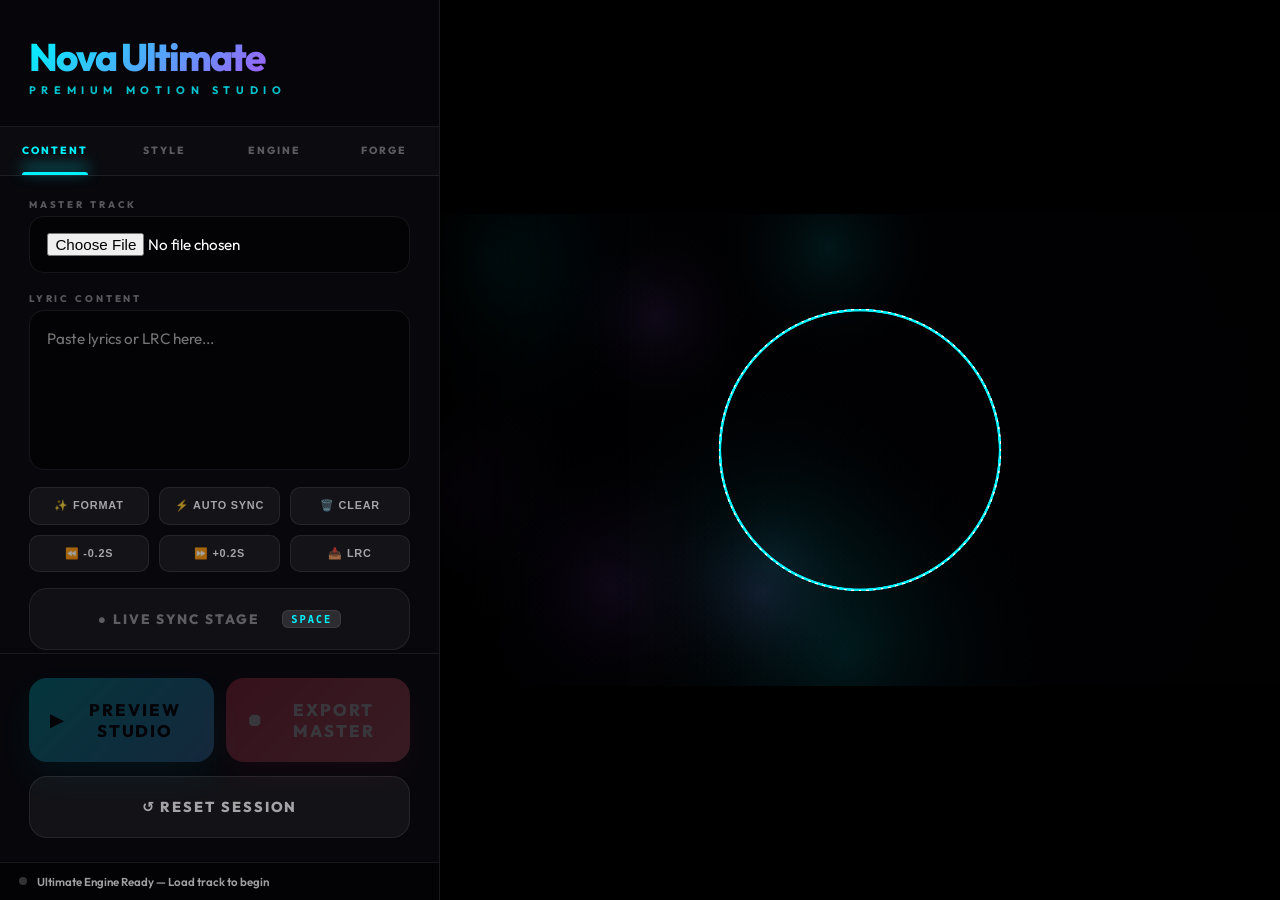
<file: lyrics/New folder/nova-studio-ultimate.html>
<!DOCTYPE html>
<html lang="en">
<head>
<meta charset="UTF-8">
<meta name="viewport" content="width=device-width, initial-scale=1.0">
<title>Nova Studio Ultimate — Motion Art Suite</title>
<link href="https://fonts.googleapis.com/css2?family=Outfit:wght@300;400;600;800&family=Inter:wght@300;400;700;900&family=Roboto:wght@300;400;700;900&family=Playfair+Display:wght@400;700;900&family=Montserrat:wght@300;400;700;900&display=swap" rel="stylesheet">
<style>
:root{
  --bg:#030306;--panel:rgba(8,8,14,0.92);
  --accent:#00f2fe;--accent2:#a855f7;
  --border:rgba(255,255,255,0.08);
  --text-dim:rgba(255,255,255,0.33);--text-mid:rgba(255,255,255,0.62);
  --input-bg:rgba(0,0,0,0.55);--radius:15px;
}
*{box-sizing:border-box;margin:0;padding:0}
body{display:flex;height:100vh;overflow:hidden;background:var(--bg);color:#fff;font-family:'Outfit',sans-serif}
::-webkit-scrollbar{width:4px}::-webkit-scrollbar-thumb{background:var(--accent);border-radius:99px}

/* SIDEBAR */
.sidebar{width:440px;min-width:440px;background:var(--panel);backdrop-filter:blur(50px);border-right:1px solid var(--border);display:flex;flex-direction:column;overflow:hidden;box-shadow:40px 0 100px rgba(0,0,0,0.95);z-index:100}
.sidebar-header{padding:2.4rem 1.8rem 1.8rem;border-bottom:1px solid var(--border);flex-shrink:0;display:flex;align-items:center;justify-content:space-between;background:rgba(0,0,0,0.2)}
.brand{font-size:2.4rem;font-weight:800;letter-spacing:-2px;background:linear-gradient(135deg,var(--accent) 0%,var(--accent2) 100%);-webkit-background-clip:text;-webkit-text-fill-color:transparent;background-clip:text;line-height:1}
.brand-sub{font-size:.68rem;color:var(--accent);text-transform:uppercase;letter-spacing:.35rem;font-weight:700;margin-top:6px;opacity:0.8}
.sidebar-scroll{flex:1;overflow-y:auto;padding:0 0 1.5rem}

/* TABS */
.lyric-tabs{display:flex;gap:0;border-bottom:1px solid var(--border);background:rgba(255,255,255,0.015)}
.ltab{flex:1;padding:1.1rem;font-size:.65rem;font-weight:800;text-transform:uppercase;letter-spacing:.12rem;cursor:pointer;border:none;background:transparent;color:var(--text-dim);font-family:inherit;transition:.25s;text-align:center;position:relative}
.ltab:hover{color:var(--text-mid);background:rgba(255,255,255,0.03)}
.ltab.on{color:var(--accent)}
.ltab.on::after{content:'';position:absolute;bottom:0;left:20%;right:20%;height:3px;background:var(--accent);border-radius:10px 10px 0 0;box-shadow:0 -5px 15px var(--accent)}
.tab-panel{display:none;padding:1.4rem 1.8rem;animation:fadeIn .3s ease}
.tab-panel.on{display:flex;flex-direction:column;gap:1.2rem}
@keyframes fadeIn{from{opacity:0;transform:translateY(8px)}to{opacity:1;transform:translateY(0)}}

/* COMPONENTS */
details{border-bottom:1px solid var(--border)}
summary{padding:1.2rem 1.8rem;font-size:.62rem;font-weight:800;color:var(--text-dim);text-transform:uppercase;letter-spacing:.2rem;cursor:pointer;list-style:none;display:flex;justify-content:space-between;align-items:center;transition:color .2s}
summary:hover{color:#fff}
details[open] summary{color:var(--accent)}
summary::after{content:'＋';font-size:1rem;color:var(--accent);font-weight:300;transition:.3s}
details[open] summary::after{content:'－';transform:rotate(180deg)}
.sec{padding:.2rem 0 1.4rem;display:flex;flex-direction:column;gap:1.1rem}

label.lbl{font-size:.6rem;font-weight:800;color:var(--text-dim);text-transform:uppercase;letter-spacing:.18rem;display:block;margin-bottom:6px}
input[type=file],textarea,select,input[type=text]{background:var(--input-bg);border:1px solid var(--border);color:#fff;padding:1rem 1.1rem;border-radius:var(--radius);font-family:inherit;outline:none;width:100%;transition:.3s;font-size:.95rem}
input[type=file]:hover,textarea:hover,select:hover,input[type=text]:hover{border-color:rgba(255,255,255,0.2)}
textarea:focus,select:focus,input[type=text]:focus{border-color:var(--accent);background:rgba(0,0,0,0.7);box-shadow:0 0 20px rgba(0,242,254,0.1)}
textarea{height:160px;resize:none;line-height:1.6}
input[type=color]{height:48px;border-radius:10px;border:1px solid var(--border);background:transparent;cursor:pointer;padding:3px;width:100%}
input[type=range]{width:100%;accent-color:var(--accent);cursor:pointer;height:6px;border-radius:10px;background:rgba(255,255,255,0.1)}

.row{display:grid;grid-template-columns:1fr 1fr;gap:12px}
.row3{display:grid;grid-template-columns:1fr 1fr 1fr;gap:10px}

.tbtn{background:rgba(255,255,255,0.05);border:1px solid var(--border);color:var(--text-mid);padding:.7rem .5rem;border-radius:10px;font-size:.68rem;font-weight:700;cursor:pointer;transition:.2s;text-transform:uppercase;letter-spacing:.05rem}
.tbtn:hover{background:var(--accent);color:#000;border-color:var(--accent);transform:translateY(-2px)}
.tbtn.active-btn{background:var(--accent);color:#000}

.btn{width:100%;padding:1.3rem;border-radius:18px;font-weight:800;font-size:1.05rem;cursor:pointer;border:none;color:white;transition:.4s cubic-bezier(0.4, 0, 0.2, 1);display:flex;align-items:center;justify-content:center;gap:.8rem;text-transform:uppercase;letter-spacing:.12rem;font-family:inherit}
.btn:disabled{opacity:.2;cursor:not-allowed}
.btn-play{background:linear-gradient(135deg,#00f2fe,#4facfe);color:#000;box-shadow:0 15px 35px rgba(0,242,254,0.25)}
.btn-record{background:linear-gradient(135deg,#f43f5e,#fb7185);box-shadow:0 15px 35px rgba(244,63,94,0.25)}
.btn-ghost{background:rgba(255,255,255,0.05);border:1px solid var(--border);color:var(--text-mid);font-size:.9rem}
.btn-sync{background:rgba(255,255,255,0.04);border:1px solid var(--border);color:var(--text-dim);font-size:.85rem}
.btn-sync.active{background:#f43f5e;border-color:#f43f5e;color:#fff;animation:pulse 2s infinite}

@keyframes pulse{0%{box-shadow:0 0 0 0 rgba(244,63,94,.4)}70%{box-shadow:0 0 0 12px rgba(244,63,94,0)}100%{box-shadow:0 0 0 0 rgba(244,63,94,0)}}
@keyframes playPulse{0%{box-shadow:0 0 0 0 rgba(0,242,254,0.4)}70%{box-shadow:0 0 0 20px rgba(0,242,254,0)}100%{box-shadow:0 0 0 0 rgba(0,242,254,0)}}
.btn-play.ready{animation:playPulse 2.5s infinite}

.sidebar-footer{padding:1.5rem 1.8rem;border-top:1px solid var(--border);display:flex;flex-direction:column;gap:.9rem;flex-shrink:0;background:rgba(0,0,0,0.1)}
.download-btn{display:none;background:#10b981;color:#fff;text-decoration:none;border-radius:var(--radius);padding:1.2rem;text-align:center;font-weight:800;font-size:.9rem;letter-spacing:.1rem;text-transform:uppercase}
.status-bar{display:flex;align-items:center;gap:10px;padding:.7rem 1.2rem;background:rgba(0,0,0,0.5);border-top:1px solid var(--border);flex-shrink:0}
.status-dot{width:8px;height:8px;border-radius:50%;background:#333;transition:.3s}
.status-dot.active{background:var(--accent);box-shadow:0 0 10px var(--accent)}
.status-dot.recording{background:#f43f5e;box-shadow:0 0 10px #f43f5e;animation:pulse 1s infinite}
.status-text{font-size:.72rem;color:var(--text-mid);font-weight:600;flex:1;overflow:hidden;text-overflow:ellipsis;white-space:nowrap}

.progress-wrap{height:4px;background:rgba(255,255,255,0.08);border-radius:99px;cursor:pointer}
.progress-fill{height:100%;border-radius:99px;background:linear-gradient(90deg,var(--accent),var(--accent2));width:0%;transition:.1s}
.progress-time{display:flex;justify-content:space-between;font-size:.62rem;color:var(--text-dim);margin-top:6px;font-weight:700}

.slider-group{display:flex;flex-direction:column;gap:6px}
.slider-label{display:flex;justify-content:space-between;font-size:.6rem;color:var(--text-dim);font-weight:800;text-transform:uppercase;letter-spacing:.12rem}
.slider-val{color:var(--accent)}

/* LYRIC LISTS */
.line-editor{max-height:280px;overflow-y:auto;border:1px solid var(--border);border-radius:12px;background:rgba(0,0,0,0.2)}
.line-row{display:flex;align-items:center;gap:10px;padding:.7rem 1rem;border-bottom:1px solid var(--border);transition:.2s;cursor:pointer}
.line-row:hover{background:rgba(255,255,255,0.04)}
.line-row.line-active{background:rgba(0,242,254,0.08);border-left:3px solid var(--accent)}
.line-ts{font-size:.7rem;color:var(--accent);font-family:monospace;min-width:60px;background:transparent;border:none;outline:none}
.line-txt{flex:1;font-size:.9rem;color:#fff;background:transparent;border:none;outline:none;font-family:inherit}
.line-del{font-size:.8rem;color:var(--text-dim);background:none;border:none;cursor:pointer;padding:4px 8px;border-radius:6px;transition:.2s}
.line-del:hover{background:rgba(244,63,94,0.15);color:#f43f5e}

.lyric-preview{max-height:240px;overflow-y:auto;border:1px solid var(--border);border-radius:12px;padding:.5rem 0}
.preview-item{padding:.6rem 1.4rem;font-size:.9rem;color:var(--text-dim);transition:.2s;cursor:pointer;line-height:1.5}
.preview-item.cur{color:#fff;background:rgba(0,242,254,0.08);border-left:3px solid var(--accent)}

/* CHIPS */
.chip-group{display:flex;gap:8px;flex-wrap:wrap}
.chip{padding:.6rem 1rem;border-radius:99px;font-size:.68rem;font-weight:700;cursor:pointer;border:1px solid var(--border);background:rgba(255,255,255,0.04);color:var(--text-mid);transition:.2s;text-transform:uppercase;letter-spacing:.08rem}
.chip:hover{border-color:rgba(255,255,255,0.25);color:#fff}
.chip.on{background:rgba(0,242,254,0.15);border-color:var(--accent);color:var(--accent);box-shadow:0 0 15px rgba(0,242,254,0.1)}

.align-group{display:flex;border:1px solid var(--border);border-radius:12px;overflow:hidden}
.align-btn{flex:1;padding:.8rem;text-align:center;cursor:pointer;border:none;background:transparent;color:var(--text-dim);font-size:.9rem;transition:.2s}
.align-btn.on{background:rgba(0,242,254,0.1);color:var(--accent)}

.toggle-row{display:flex;align-items:center;justify-content:space-between}
.toggle{position:relative;width:44px;height:24px;cursor:pointer}
.toggle input{opacity:0;width:0;height:0}
.toggle-track{position:absolute;inset:0;background:rgba(255,255,255,0.1);border-radius:99px;transition:.3s;border:1px solid var(--border)}
.toggle input:checked+.toggle-track{background:var(--accent);border-color:var(--accent)}
.toggle-thumb{position:absolute;top:3px;left:3px;width:16px;height:16px;background:#fff;border-radius:50%;transition:.3s}
.toggle input:checked~.toggle-thumb{transform:translateX(20px)}

.bgs-group{display:grid;grid-template-columns:repeat(4,1fr);gap:8px}
.bgs{padding:.9rem .4rem;border:1px solid var(--border);border-radius:12px;text-align:center;font-size:.6rem;font-weight:800;cursor:pointer;color:var(--text-dim);background:rgba(255,255,255,0.03);transition:.2s;text-transform:uppercase;letter-spacing:.1rem}
.bgs.on{border-color:var(--accent);color:var(--accent);background:rgba(0,242,254,0.08);box-shadow:0 0 15px rgba(0,242,254,0.1)}
.bgs-icon{font-size:1.2rem;display:block;margin-bottom:5px}

/* VIEWPORT */
.viewport{flex:1;position:relative;background:#000;display:flex;align-items:center;justify-content:center;overflow:hidden}
canvas{width:100%;height:100%;object-fit:contain;display:block}
.ai-thinking{display:none;position:absolute;top:1.5rem;right:1.5rem;background:rgba(168,85,247,0.2);border:1px solid rgba(168,85,247,0.4);padding:.7rem 1.4rem;border-radius:99px;font-size:.75rem;color:#a855f7;font-weight:800;backdrop-filter:blur(20px);box-shadow:0 10px 30px rgba(0,0,0,0.5);animation:glowPulse 2s infinite}
@keyframes glowPulse{0%,100%{box-shadow:0 0 20px rgba(168,85,247,0.2)}50%{box-shadow:0 0 40px rgba(168,85,247,0.4)}}
.ai-thinking.show{display:block}
.kbd{background:rgba(255,255,255,0.12);border:1px solid var(--border);border-radius:6px;padding:2px 8px;font-size:.65rem;font-family:monospace;color:var(--accent)}
</style>
</head>
<body>
<aside class="sidebar">
  <div class="sidebar-header">
    <div>
      <div class="brand">Nova Ultimate</div>
      <div class="brand-sub">Premium Motion Studio</div>
    </div>
  </div>

  <div class="lyric-tabs">
    <button class="ltab on" id="tab-btn-content" onclick="switchTab('content')">Content</button>
    <button class="ltab" id="tab-btn-style" onclick="switchTab('style')">Style</button>
    <button class="ltab" id="tab-btn-engine" onclick="switchTab('engine')">Engine</button>
    <button class="ltab" id="tab-btn-forge" onclick="switchTab('forge')">Forge</button>
  </div>

  <div class="sidebar-scroll">

    <!-- ══ TAB: CONTENT ══ -->
    <div class="tab-panel on" id="tab-content">
      <div class="group">
        <label class="lbl">Master Track</label>
        <input type="file" id="audioFile" accept="audio/*">
        <div id="progressSection" style="display:none;margin-top:1rem">
          <div class="progress-wrap" id="progressBar"><div class="progress-fill" id="progressFill"></div></div>
          <div class="progress-time"><span id="timeNow">0:00</span><span id="timeDur">0:00</span></div>
        </div>
      </div>

      <div class="group">
        <label class="lbl">Lyric Content</label>
        <textarea id="lyricsInput" placeholder="Paste lyrics or LRC here..."></textarea>
        <div class="row3" style="margin-top:0.8rem">
          <button class="tbtn" onclick="autoAdjustLyrics()">✨ Format</button>
          <button class="tbtn" onclick="autoSyncLyrics()" title="Distribute evenly">⚡ Auto Sync</button>
          <button class="tbtn" onclick="clearTimestamps()">🗑️ Clear</button>
          <button class="tbtn" onclick="nudgeLyrics(-0.2)">⏪ -0.2s</button>
          <button class="tbtn" onclick="nudgeLyrics(0.2)">⏩ +0.2s</button>
          <button class="tbtn" onclick="exportLRC()">📥 LRC</button>
        </div>
        <button class="btn btn-sync" id="syncBtn" style="margin-top:1rem">● Live Sync Stage &nbsp;<span class="kbd">Space</span></button>
      </div>

      <details open>
        <summary>Timeline & Preview</summary>
        <div class="sec">
          <div class="line-editor" id="lineEditor"></div>
          <div class="row">
            <button class="tbtn" onclick="addBlankLine()">+ Add Line</button>
            <button class="tbtn" onclick="sortByTime()">↕ Sort Time</button>
          </div>
        </div>
      </details>
    </div>

    <!-- ══ TAB: STYLE ══ -->
    <div class="tab-panel" id="tab-style">
      <details open>
        <summary>Typography</summary>
        <div class="sec">
          <div class="row">
            <div>
              <label class="lbl">Font</label>
              <select id="fontFamily">
                <option value="'Outfit', sans-serif">Outfit</option>
                <option value="'Inter', sans-serif">Inter</option>
                <option value="'Roboto', sans-serif">Roboto</option>
                <option value="'Playfair Display', serif">Playfair Display</option>
                <option value="'Montserrat', sans-serif">Montserrat</option>
              </select>
            </div>
            <div>
              <label class="lbl">Weight</label>
              <select id="fontWeight">
                <option value="300">Light</option>
                <option value="400">Regular</option>
                <option value="600">Bold</option>
                <option value="800" selected>Black</option>
              </select>
            </div>
          </div>
          <div class="row">
            <div class="slider-group">
              <div class="slider-label"><span>Size</span><span class="slider-val" id="v_fs">100</span></div>
              <input type="range" id="fontSize" min="30" max="250" value="100" oninput="v_fs.innerText=this.value">
            </div>
            <div class="slider-group">
              <div class="slider-label"><span>Spacing</span><span class="slider-val" id="v_ls">0</span></div>
              <input type="range" id="letterSpacing" min="-10" max="60" value="0" oninput="v_ls.innerText=this.value">
            </div>
          </div>
          <div class="row">
            <div><label class="lbl">Text</label><input type="color" id="textColor" value="#ffffff"></div>
            <div><label class="lbl">Stroke</label><input type="color" id="strokeColor" value="#000000"></div>
          </div>
          <div class="row">
            <div class="slider-group">
              <div class="slider-label"><span>Stroke W</span><span class="slider-val" id="v_sk">0</span></div>
              <input type="range" id="textStroke" min="0" max="25" value="0" oninput="v_sk.innerText=this.value">
            </div>
            <div class="slider-group">
              <div class="slider-label"><span>Y Offset</span><span class="slider-val" id="v_ypos">0</span></div>
              <input type="range" id="textYPos" min="-450" max="450" value="0" oninput="v_ypos.innerText=this.value">
            </div>
          </div>
        </div>
      </details>

      <details open>
        <summary>Layout & Effects</summary>
        <div class="sec">
          <div class="row">
            <div>
              <label class="lbl">Alignment</label>
              <div class="align-group">
                <button class="align-btn" id="align-left" onclick="setAlign('left')">⬅</button>
                <button class="align-btn on" id="align-center" onclick="setAlign('center')">⬛</button>
                <button class="align-btn" id="align-right" onclick="setAlign('right')">➡</button>
              </div>
            </div>
            <div>
              <label class="lbl">Shadow</label>
              <select id="shadowMode" onchange="textShadow=this.value">
                <option value="none">None</option>
                <option value="soft">Soft Deep</option>
                <option value="hard">Hard Retro</option>
                <option value="glow">Neon Glow</option>
                <option value="long">Long Shadow</option>
              </select>
            </div>
          </div>
          <div>
            <label class="lbl">Text Background</label>
            <div class="bgs-group">
              <button class="bgs on" onclick="setBgStyle(this,'none')"><span class="bgs-icon">✕</span>None</button>
              <button class="bgs" onclick="setBgStyle(this,'pill')"><span class="bgs-icon">⬭</span>Pill</button>
              <button class="bgs" onclick="setBgStyle(this,'box')"><span class="bgs-icon">▬</span>Box</button>
              <button class="bgs" onclick="setBgStyle(this,'bar')"><span class="bgs-icon">━</span>Bar</button>
            </div>
          </div>
          <div class="row" id="bgColorRow" style="display:none">
            <div><label class="lbl">BG Color</label><input type="color" id="textBgColor" value="#000000"></div>
            <div class="slider-group">
              <div class="slider-label"><span>Opacity</span><span class="slider-val" id="v_bgop">0.6</span></div>
              <input type="range" id="textBgOpacity" min="0" max="1" step="0.05" value="0.6" oninput="v_bgop.innerText=parseFloat(this.value).toFixed(2)">
            </div>
          </div>
        </div>
      </details>
    </div>

    <!-- ══ TAB: ENGINE ══ -->
    <div class="tab-panel" id="tab-engine">
      <div class="group">
        <label class="lbl">Motion Engine</label>
        <select id="animStyle">
          <option value="nova_hybrid">Refined Hybrid</option>
          <option value="nova_pop">Pop Pulse</option>
          <option value="ghost_trail">Ghost Ether</option>
          <option value="glitch_shake">Digital Glitch</option>
          <option value="typewriter">Classic Typewriter</option>
          <option value="zoom_burst">Impact Zoom</option>
          <option value="blur_bloom">Atmospheric Bloom</option>
          <option value="cosmic_drift">Cosmic Drift</option>
        </select>
      </div>
      <div class="group">
        <label class="lbl">Visualizer Engine</label>
        <select id="vizStyle">
          <option value="nova_core">Nova Core</option>
          <option value="nova_split">Nova Core — Split Orbit</option>
          <option value="nova_dashed">Nova Core — Dashed</option>
          <option value="nova_mirrored">Nova Core — Mirrored</option>
          <option value="neon_hexagon">Geometric Pulse</option>
          <option value="fluid_horizon">Fluid Horizon</option>
          <option value="spectrum_pillars">Spectrum Pillars</option>
          <option value="starfield_ambient">Starfield Depth</option>
          <option value="starfield_slow">Cinematic Starfield</option>
          <option value="nebula_flow">Nebula Flow</option>
          <option value="beat_reactor">Beat Reactor</option>
          <option value="heartbeat_pulse">Heartbeat Core</option>
          <option value="neon_ekg">Neon EKG</option>
          <option value="vectro_lattice">Vectro Lattice</option>
        </select>
      </div>

      <div class="row">
        <div><label class="lbl">Primary</label><input type="color" id="primaryColor" value="#00f2fe"></div>
        <div><label class="lbl">Secondary</label><input type="color" id="secondaryColor" value="#a855f7"></div>
      </div>

      <details open>
        <summary>Dynamics & Tuning</summary>
        <div class="sec">
          <div class="row">
            <div class="slider-group">
              <div class="slider-label"><span>Radius</span><span class="slider-val" id="v_radius">320</span></div>
              <input type="range" id="vizRadius" min="50" max="600" value="320" oninput="v_radius.innerText=this.value">
            </div>
            <div class="slider-group">
              <div class="slider-label"><span>Bar Width</span><span class="slider-val" id="v_bw">6</span></div>
              <input type="range" id="vizBarWidth" min="1" max="25" value="6" oninput="v_bw.innerText=this.value">
            </div>
          </div>
          <div class="row">
            <div class="slider-group">
              <div class="slider-label"><span>Sensitivity</span><span class="slider-val" id="v_sens">1.0</span></div>
              <input type="range" id="audioSens" min="0.1" max="3.0" step="0.1" value="1.0" oninput="v_sens.innerText=parseFloat(this.value).toFixed(1)">
            </div>
            <div class="slider-group">
              <div class="slider-label"><span>Motion</span><span class="slider-val" id="v_mot">1.0</span></div>
              <input type="range" id="motionIntensity" min="0" max="3.0" step="0.1" value="1.0" oninput="v_mot.innerText=parseFloat(this.value).toFixed(1)">
            </div>
          </div>
          <div class="row">
            <div class="slider-group">
              <div class="slider-label"><span>Flow Speed</span><span class="slider-val" id="v_spd">1.0</span></div>
              <input type="range" id="bgSpeed" min="0.1" max="4.0" step="0.1" value="1.0" oninput="v_spd.innerText=parseFloat(this.value).toFixed(1)">
            </div>
            <div class="slider-group">
              <div class="slider-label"><span>Elasticity</span><span class="slider-val" id="v_el">0.12</span></div>
              <input type="range" id="elasticity" min="0.01" max="0.4" step="0.01" value="0.12" oninput="v_el.innerText=parseFloat(this.value).toFixed(2)">
            </div>
          </div>
        </div>
      </details>
    </div>

    <!-- ══ TAB: FORGE ══ -->
    <div class="tab-panel" id="tab-forge">
      <div class="group">
        <label class="lbl">AI Style Concept</label>
        <input type="text" id="aiPrompt" placeholder="e.g. 'Cyberpunk glitch rain', 'Ocean pulse'...">
        <div class="row" style="margin-top:1.5rem">
          <button class="btn" style="background:linear-gradient(135deg, #a855f7, #ec4899);font-size:.8rem;padding:1rem" onclick="forgeAIAnimation()">🚀 Forge Engine</button>
          <button class="btn" style="background:linear-gradient(135deg, #00f2fe, #4facfe);font-size:.8rem;padding:1rem;color:#000" onclick="forgeAIVisualizer()">🎨 Forge Viz</button>
        </div>
        <p style="font-size:.65rem;color:var(--text-dim);font-style:italic;margin-top:1.2rem;line-height:1.6">Describe a mood or style, and the Nova AI Forge will procedurally generate a custom renderer for your project.</p>
      </div>

      <details open style="margin-top:2rem">
        <summary>Post-Processing</summary>
        <div class="sec">
          <div class="row">
            <div class="slider-group">
              <div class="slider-label"><span>Glow Intensity</span><span class="slider-val" id="v_glow">50</span></div>
              <input type="range" id="glowAmount" min="0" max="200" value="50" oninput="v_glow.innerText=this.value">
            </div>
            <div class="slider-group">
              <div class="slider-label"><span>Blur Level</span><span class="slider-val" id="v_blur">0</span></div>
              <input type="range" id="bgBlur" min="0" max="100" value="0" oninput="v_blur.innerText=this.value">
            </div>
          </div>
          <div class="row">
            <div class="slider-group">
              <div class="slider-label"><span>Vignette</span><span class="slider-val" id="v_vig">0.5</span></div>
              <input type="range" id="vignette" min="0" max="1" step="0.05" value="0.5" oninput="v_vig.innerText=parseFloat(this.value).toFixed(2)">
            </div>
            <div class="slider-group">
              <div class="slider-label"><span>Film Grain</span><span class="slider-val" id="v_grain">0.05</span></div>
              <input type="range" id="grain" min="0" max="0.3" step="0.01" value="0.05" oninput="v_grain.innerText=parseFloat(this.value).toFixed(2)">
            </div>
          </div>
        </div>
      </details>
    </div>

  </div><!-- /scroll -->

  <div class="sidebar-footer">
    <div class="row">
      <button class="btn btn-play" id="playBtn" disabled><span>▶</span> PREVIEW STUDIO</button>
      <button class="btn btn-record" id="recordBtn" disabled><span>⏺</span> EXPORT MASTER</button>
    </div>
    <button class="btn btn-ghost" onclick="resetStudio()">↺ Reset Session</button>
    <a class="download-btn" id="downloadBtn" download="nova-ultimate-export.webm">⬇ Download Master File</a>
  </div>

  <div class="status-bar">
    <div class="status-dot" id="statusDot"></div>
    <span class="status-text" id="statusText">Ultimate Engine Ready — Load track to begin</span>
  </div>
</aside>

<main class="viewport">
  <canvas id="visualizer"></canvas>
  <div class="ai-thinking" id="aiThinking">AI FORGING ENGINE...</div>
</main>

<script>
const canvas = document.getElementById('visualizer');
const ctx = canvas.getContext('2d', { alpha: false });
const audio = new Audio();
canvas.width = 1920; canvas.height = 1080;

// State
let audioCtx, analyser, source, destination, dataArray;
let isPlaying = false, isRecording = false;
let globalTime = 0;
let mediaRecorder = null, recordedChunks = [];
let energy = { bass:0, mid:0, treble:0 };
let lyricsData = { isSynced:false, lines:[] };
let activeIdx = -1, bounce = 1, fade = 0;
let prevText = '', tickerX = 1920;
let isSyncing = false, syncIdx = 0, rawLines = [];

// Visual Params
let textAlign = 'center';
let textShadow = 'none';
let bgStyle = 'none';
let textCase = 'as';

function g(id){ return document.getElementById(id) }
function gv(id){ return parseFloat(g(id).value) }
function gb(id){ return g(id).checked }

// STATUS
function setStatus(msg, type='idle'){
  g('statusText').innerText = msg;
  g('statusDot').className = 'status-dot'+(type==='active'?' active':type==='recording'?' recording':'');
}

// FORMATS
function fmtTime(s){ s=Math.max(0,s||0); return Math.floor(s/60)+':'+String(Math.floor(s%60)).padStart(2,'0') }
function fmtLRC(s){ return String(Math.floor(s/60)).padStart(2,'0')+':'+(s%60).toFixed(2).padStart(5,'0') }

// TABS
function switchTab(name){
  document.querySelectorAll('.ltab').forEach(t=>t.classList.toggle('on', t.id==='tab-btn-'+name));
  document.querySelectorAll('.tab-panel').forEach(p=>p.classList.toggle('on', p.id==='tab-'+name));
  if(name==='content') buildLineEditor();
}

// ALIGN & STYLE
function setAlign(a){
  textAlign = a;
  ['left','center','right'].forEach(x=>g('align-'+x).classList.toggle('on', x===a));
}
function setBgStyle(el, val){
  document.querySelectorAll('.bgs').forEach(b=>b.classList.remove('on'));
  el.classList.add('on'); bgStyle = val;
  g('bgColorRow').style.display = val==='none'?'none':'grid';
}

// AUDIO
function initAudio(){
  if(audioCtx) return;
  audioCtx = new (window.AudioContext||window.webkitAudioContext)();
  analyser = audioCtx.createAnalyser(); analyser.fftSize = 512;
  dataArray = new Uint8Array(analyser.frequencyBinCount);
  source = audioCtx.createMediaElementSource(audio);
  destination = audioCtx.createMediaStreamDestination();
  source.connect(analyser); analyser.connect(audioCtx.destination); analyser.connect(destination);
}

g('audioFile').addEventListener('change', e=>{
  const file = e.target.files[0]; if(!file) return;
  audio.src = URL.createObjectURL(file);
  g('playBtn').disabled = false; g('recordBtn').disabled = false;
  g('playBtn').classList.add('ready');
  g('progressSection').style.display = 'block';
  audio.onloadedmetadata = ()=>{ g('timeDur').innerText = fmtTime(audio.duration) };
  setStatus('Track loaded: '+file.name);
});

// PLAY BUTTON
g('playBtn').addEventListener('click',()=>{
  initAudio(); if(audioCtx.state==='suspended') audioCtx.resume();
  if(isPlaying){ 
    audio.pause(); isPlaying=false; 
    g('playBtn').innerHTML='<span>▶</span> PREVIEW STUDIO'; 
    g('playBtn').style.filter='none'; g('playBtn').classList.add('ready');
    setStatus('Paused');
  } else { 
    parseLyrics();
    if(!lyricsData.isSynced && lyricsData.lines.length > 0 && audio.duration) autoSyncLyrics();
    audio.play(); isPlaying=true; 
    g('playBtn').innerHTML='<span>⏸</span> PAUSE SESSION'; 
    g('playBtn').style.filter='hue-rotate(45deg)'; g('playBtn').classList.remove('ready');
    setStatus('Playing Session','active');
  }
});

// EXPORT
g('recordBtn').addEventListener('click',()=>{
  if(isRecording){ if(mediaRecorder) mediaRecorder.stop(); return }
  initAudio(); parseLyrics(); audio.currentTime=0; isPlaying=true; audio.play();
  const vs = canvas.captureStream(60);
  const combined = new MediaStream([...vs.getVideoTracks(),...destination.stream.getAudioTracks()]);
  mediaRecorder = new MediaRecorder(combined,{mimeType:'video/webm;codecs=vp9',videoBitsPerSecond:15000000});
  recordedChunks = [];
  mediaRecorder.ondataavailable = e => { if(e.data.size>0) recordedChunks.push(e.data) };
  mediaRecorder.onstop = ()=>{
    g('downloadBtn').href = URL.createObjectURL(new Blob(recordedChunks,{type:'video/webm'}));
    g('downloadBtn').style.display='block'; isRecording=false; g('recordBtn').innerText='⏺ EXPORT MASTER'; setStatus('Export ready');
  };
  mediaRecorder.start(); isRecording=true; g('recordBtn').innerText='⏹ STOP EXPORT'; setStatus('Recording...','recording');
});

// LYRICS LOGIC
function parseLyrics(){
  const raw = g('lyricsInput').value.split('\n').filter(l=>l.trim());
  const re = /\[(\d{2}):(\d{2}(?:\.\d+)?)\](.*)/;
  let hasLRC=false; const parsed=[];
  for(const line of raw){
    const m=line.match(re);
    if(m){ hasLRC=true; parsed.push({time:parseInt(m[1])*60+parseFloat(m[2]),text:m[3].trim()}) }
  }
  lyricsData = hasLRC?{isSynced:true,lines:parsed}:{isSynced:false,lines:raw.map(l=>l.trim())};
}

window.autoSyncLyrics = function(){
  if(!audio.duration) return setStatus('Need audio duration');
  parseLyrics(); const lines = lyricsData.isSynced?lyricsData.lines.map(l=>l.text):lyricsData.lines;
  if(!lines.length) return;
  const interval = audio.duration / (lines.length + 1);
  const synced = lines.map((txt,i)=>`[${fmtLRC((i+0.5)*interval)}] ${txt}`);
  g('lyricsInput').value = synced.join('\n'); parseLyrics(); buildLineEditor(); setStatus('Auto-Sync Complete');
};

window.autoAdjustLyrics = function(){
  const lines = g('lyricsInput').value.split('\n').map(l=>{
    let t=l.trim(); const m=t.match(/^(\[\d{2}:\d{2}\.\d{2,3}\])(.*)/);
    let ts=m?m[1]:'',txt=m?m[2].trim():t;
    if(txt.length) txt=txt.charAt(0).toUpperCase()+txt.slice(1);
    return ts+(ts?' ':'')+txt;
  }).filter(l=>l.length>0);
  g('lyricsInput').value=lines.join('\n'); parseLyrics(); setStatus('Formatted');
};

window.nudgeLyrics = function(off){
  const lines = g('lyricsInput').value.split('\n').map(l=>{
    const m=l.match(/^\[(\d{2}):(\d{2}\.\d{2,3})\](.*)/); if(!m) return l;
    let t=Math.max(0, parseInt(m[1])*60+parseFloat(m[2])+off);
    return `[${fmtLRC(t)}]${m[3]}`;
  });
  g('lyricsInput').value=lines.join('\n'); parseLyrics(); setStatus('Nudged '+off+'s');
};

window.clearTimestamps = function(){
  g('lyricsInput').value = g('lyricsInput').value.replace(/\[\d{2}:\d{2}\.\d{2,3}\]/g,'').trim();
  parseLyrics(); setStatus('Timestamps cleared');
};

window.exportLRC = function(){
  parseLyrics(); if(!lyricsData.isSynced) return setStatus('Sync lyrics first');
  const blob = new Blob([g('lyricsInput').value], {type:'text/plain'});
  const a = document.createElement('a'); a.href=URL.createObjectURL(blob); a.download='lyrics.lrc'; a.click();
};

// LIVE SYNC
g('syncBtn').addEventListener('click',()=>{
  if(!audio.src) return;
  if(isSyncing){
    isSyncing=false; g('syncBtn').classList.remove('active'); audio.pause(); isPlaying=false;
    g('lyricsInput').value = lyricsData.lines.map(l=>`[${fmtLRC(l.time)}] ${l.text}`).join('\n');
    buildLineEditor(); setStatus('Live Sync Saved'); return;
  }
  rawLines = g('lyricsInput').value.split('\n').filter(l=>l.trim()).map(l=>l.replace(/\[\d{2}:\d{2}\.\d{2,3}\]/g,'').trim());
  isSyncing=true; syncIdx=0; lyricsData={isSynced:true,lines:[]};
  g('syncBtn').classList.add('active'); initAudio(); audio.currentTime=0; audio.play(); isPlaying=true;
  setStatus('SYNCING: Press Space for each line...','active');
});

window.addEventListener('keydown',e=>{
  if(isSyncing && e.code==='Space'){
    e.preventDefault();
    if(syncIdx < rawLines.length){
      lyricsData.lines.push({time:audio.currentTime, text:rawLines[syncIdx]}); syncIdx++;
      setStatus(`Stamped ${syncIdx}/${rawLines.length}: ${rawLines[syncIdx-1]}`, 'active');
    } else g('syncBtn').click();
  }
});

// EDITOR
function buildLineEditor(){
  const el=g('lineEditor'); el.innerHTML='';
  const lines = lyricsData.isSynced ? lyricsData.lines : lyricsData.lines.map(t=>({time:null,text:t}));
  lines.forEach((l,i)=>{
    const row=document.createElement('div'); row.className='line-row';
    const ts=document.createElement('input'); ts.className='line-ts'; ts.value=l.time!==null?fmtLRC(l.time):'--:--';
    const txt=document.createElement('input'); txt.className='line-txt'; txt.value=l.text;
    const del=document.createElement('button'); del.className='line-del'; del.innerText='✕';
    del.onclick=()=>{ lines.splice(i,1); lyricsData.lines=lines; buildLineEditor() };
    row.append(ts,txt,del); el.append(row);
  });
}

// RENDERERS
const visualizers = {
  nova_core:(ctx,e,p,s,w,h,cx,cy,m)=>{
    const r=gv('vizRadius'),bw=gv('vizBarWidth'),bc=120,R=(r+e.bass*70)*(0.5+m*0.5);
    ctx.beginPath(); ctx.arc(0,0,R,0,Math.PI*2); ctx.strokeStyle=p; ctx.lineWidth=bw; ctx.stroke();
    for(let i=0;i<bc;i++){
      const a=(i/bc)*Math.PI*2, v=dataArray?dataArray[i%dataArray.length]:0, bh=(v/255)*280*m;
      ctx.save(); ctx.rotate(a);
      const g2=ctx.createLinearGradient(0,R,0,R+bh); g2.addColorStop(0,p); g2.addColorStop(1,s);
      ctx.fillStyle=g2; ctx.fillRect(-bw/2,R,bw,bh); ctx.fillStyle='#fff'; ctx.fillRect(-bw/2,R+bh,bw,3);
      ctx.restore();
    }
  },
  nova_split:(ctx,e,p,s,w,h,cx,cy,m)=>{
    const r=gv('vizRadius'),bw=gv('vizBarWidth'),bc=120,R=(r+e.bass*50)*m;
    for(let i=0;i<bc;i++){
      const a=(i/bc)*Math.PI*2, v=dataArray?dataArray[i%dataArray.length]:0, bh=(v/255)*200*m;
      ctx.save(); ctx.rotate(a+globalTime*0.2); ctx.fillStyle=i%2===0?p:s;
      ctx.fillRect(-bw/2,R+(i%2===0?0:50),bw,bh); ctx.restore();
    }
  },
  fluid_horizon:(ctx,e,p,s,w,h,cx,cy,m)=>{
    const bc=60; ctx.translate(-cx,cy*0.4); ctx.beginPath(); ctx.moveTo(0,0);
    for(let i=0;i<=bc;i++){
      const v=dataArray?dataArray[i]:0, y=Math.sin(i*0.15+globalTime*4)*50+(v/255)*-450*m;
      ctx.lineTo(i*(w/bc),y);
    }
    ctx.lineTo(w,500); ctx.lineTo(0,500); ctx.closePath();
    const g2=ctx.createLinearGradient(0,-450,0,500); g2.addColorStop(0,p); g2.addColorStop(1,'transparent');
    ctx.fillStyle=g2; ctx.fill();
  },
  beat_reactor:(ctx,e,p,s,w,h,cx,cy,m,sp)=>{
    const r=gv('vizRadius'); if(e.bass>0.85 && Math.random()>0.5) shockwaves.push({r:100,a:1,w:2+e.bass*10});
    shockwaves=shockwaves.filter(sh=>sh.a>0);
    shockwaves.forEach(sh=>{ sh.r+=20*sp; sh.a-=0.02*sp; ctx.beginPath(); ctx.arc(0,0,sh.r,0,Math.PI*2); ctx.strokeStyle=p; ctx.lineWidth=sh.w; ctx.globalAlpha=sh.a; ctx.stroke() });
    ctx.globalAlpha=1; const R=(r*0.7+e.bass*150)*m;
    const g2=ctx.createRadialGradient(0,0,0,0,0,R); g2.addColorStop(0,'#fff'); g2.addColorStop(0.2,p); g2.addColorStop(1,'transparent');
    ctx.fillStyle=g2; ctx.beginPath(); ctx.arc(0,0,R,0,Math.PI*2); ctx.fill();
    for(let i=0;i<8;i++){ const a=globalTime*2+(i*Math.PI/4); ctx.strokeStyle=s; ctx.lineWidth=4*e.bass; ctx.beginPath(); ctx.moveTo(0,0); ctx.lineTo(Math.cos(a)*(R+50)*(1+e.bass),Math.sin(a)*(R+50)*(1+e.bass)); ctx.stroke() }
  },
  vectro_lattice:(ctx,e,p,s,w,h,cx,cy,m,sp)=>{
    ctx.save(); ctx.translate(-cx,-cy); ctx.strokeStyle=p; ctx.lineWidth=1;
    nodes.forEach((n,i)=>{
      n.x+=n.vx*sp*(1+e.bass); n.y+=n.vy*sp*(1+e.bass);
      if(n.x<0||n.x>w)n.vx*=-1; if(n.y<0||n.y>h)n.vy*=-1;
      nodes.forEach((n2,j)=>{
        if(i===j)return; const d=Math.hypot(n.x-n2.x,n.y-n2.y);
        if(d<300){ ctx.globalAlpha=(1-d/300)*0.5*(0.2+e.bass); ctx.beginPath(); ctx.moveTo(n.x,n.y); ctx.lineTo(n2.x,n2.y); ctx.stroke() }
      });
      ctx.globalAlpha=0.8; ctx.fillStyle='#fff'; ctx.beginPath(); ctx.arc(n.x,n.y,2+e.bass*4,0,Math.PI*2); ctx.fill();
    });
    ctx.restore();
  }
};

const animations = {
  nova_hybrid:(ctx,txt,f,b,e,p,s)=>{
    const m=gv('motionIntensity'),sp=gv('bgSpeed'),sk=gv('textStroke');
    ctx.scale(b*(1+e.bass*0.15*m),b*(1+e.bass*0.15*m));
    const off=e.bass*25*m;
    for(let i=1;i<4;i++){ ctx.globalAlpha=(0.2*f)/i; ctx.fillText(txt,Math.sin(globalTime*5*sp)*i*8*m,i*12*Math.cos(globalTime*3*sp)) }
    ctx.globalAlpha=0.4*f; ctx.fillStyle='#f00'; ctx.fillText(txt,Math.random()*off,Math.random()*off);
    ctx.fillStyle='#0ff'; ctx.fillText(txt,-Math.random()*off,-Math.random()*off);
    const grad=ctx.createLinearGradient(-300,0,300,0); grad.addColorStop(0,p); grad.addColorStop(1,s);
    ctx.globalAlpha=f; ctx.fillStyle=grad; if(sk>0){ ctx.strokeStyle=g('strokeColor').value; ctx.lineWidth=sk; ctx.strokeText(txt,0,0) }
    ctx.fillText(txt,0,0);
  },
  nova_pop:(ctx,txt,f,b,e,p)=>{
    const m=gv('motionIntensity'); ctx.scale(b*(1+e.bass*0.12*m),b*(1+e.bass*0.12*m));
    ctx.globalAlpha=f; ctx.fillStyle=g('textColor').value; ctx.fillText(txt,0,0);
  },
  cosmic_drift:(ctx,txt,f,b,e,p,s)=>{
    const m=gv('motionIntensity'); ctx.scale(0.8+e.bass*0.3*m,0.8+e.bass*0.3*m);
    ctx.globalAlpha=f; ctx.fillStyle='#fff'; ctx.fillText(txt,0,0);
    for(let i=0;i<10;i++){ const x=(Math.random()-0.5)*1000*(1-f)*m, y=(Math.random()-0.5)*200*m; ctx.globalAlpha=(1-f)*0.5; ctx.fillRect(x,y,40*m,2) }
  }
};

// DATA
const blobs = Array.from({length:8},()=>({x:Math.random(),y:Math.random(),vx:(Math.random()-.5)*.001,vy:(Math.random()-.5)*.001,size:200+Math.random()*300}));
const stars = Array.from({length:400},()=>({x:Math.random()*1920,y:Math.random()*1080,z:Math.random()*1920,color:Math.random()>.8?'#00f2fe':'#ffffff'}));
const nodes = Array.from({length:40},()=>({x:Math.random()*1920,y:Math.random()*1080,vx:(Math.random()-.5)*2,vy:(Math.random()-.5)*2}));
let shockwaves = [];

// DRAW
function draw(){
  requestAnimationFrame(draw);
  const w=canvas.width, h=canvas.height, cx=w/2, cy=h/2;
  const sp=gv('bgSpeed'), m=gv('motionIntensity'), p=g('primaryColor').value, s=g('secondaryColor').value;
  globalTime += 0.016*sp;

  if(analyser && isPlaying){
    analyser.getByteFrequencyData(dataArray);
    let b=0, m_e=0; for(let i=0;i<10;i++) b+=dataArray[i]; for(let i=20;i<60;i++) m_e+=dataArray[i];
    energy.bass=(b/10/255)*gv('audioSens'); energy.mid=(m_e/40/255)*gv('audioSens');
  } else { energy.bass=0; energy.mid=0; }

  ctx.fillStyle='#010103'; ctx.fillRect(0,0,w,h);
  if(gv('bgBlur')>0) ctx.filter=`blur(${gv('bgBlur')}px)`;
  blobs.forEach((bl,i)=>{
    bl.x+=bl.vx*(1+energy.bass*2.5)*sp; bl.y+=bl.vy*(1+energy.bass*2.5)*sp;
    if(bl.x<0||bl.x>1) bl.vx*=-1; if(bl.y<0||bl.y>1) bl.vy*=-1;
    const g2=ctx.createRadialGradient(bl.x*w,bl.y*h,0,bl.x*w,bl.y*h,bl.size*(1+energy.bass));
    g2.addColorStop(0,(i%2===0?p:s)+'18'); g2.addColorStop(1,'transparent');
    ctx.fillStyle=g2; ctx.globalCompositeOperation='screen'; ctx.fillRect(0,0,w,h);
  });
  ctx.globalCompositeOperation='source-over'; ctx.filter='none';

  ctx.save(); ctx.translate(cx,cy);
  const vStyle=g('vizStyle').value; if(visualizers[vStyle]) visualizers[vStyle](ctx,energy,p,s,w,h,cx,cy,m,sp);
  ctx.restore();

  let idx=-1;
  if(lyricsData.isSynced){ for(let i=lyricsData.lines.length-1;i>=0;i--){ if(audio.currentTime>=lyricsData.lines[i].time){ idx=i; break } } }
  if(idx!==-1 && idx!==activeIdx){ activeIdx=idx; bounce=1+0.4*m; fade=0 }
  bounce+=(1-bounce)*gv('elasticity'); fade=Math.min(1,fade+0.08);

  if(idx!==-1){
    const txt = lyricsData.isSynced?lyricsData.lines[idx].text:lyricsData.lines[idx];
    const nxt = (idx+1 < lyricsData.lines.length)?(lyricsData.isSynced?lyricsData.lines[idx+1].text:lyricsData.lines[idx+1]):'';
    const anim=g('animStyle').value;
    ctx.save(); ctx.translate(cx,cy+gv('textYPos'));
    ctx.font=`${g('fontWeight').value} ${gv('fontSize')}px ${g('fontFamily').value}`;
    ctx.textAlign=textAlign; ctx.textBaseline='middle'; ctx.letterSpacing=`${gv('letterSpacing')}px`;
    ctx.save(); if(animations[anim]) animations[anim](ctx,txt,fade,bounce,energy,p,s); ctx.restore();
    if(nxt){
      ctx.save(); ctx.translate(0, gv('fontSize')+50); ctx.globalAlpha=0.25*fade;
      ctx.font=`300 ${gv('fontSize')*0.6}px ${g('fontFamily').value}`; ctx.fillText(nxt,0,0); ctx.restore();
    }
    ctx.restore();
  }

  // Vignette & Grain
  const vig=gv('vignette'), gr=gv('grain');
  if(vig>0){ const vg=ctx.createRadialGradient(cx,cy,w*.2,cx,cy,w*.8); vg.addColorStop(0,'transparent'); vg.addColorStop(1,`rgba(0,0,0,${vig})`); ctx.fillStyle=vg; ctx.fillRect(0,0,w,h) }
  if(gr>0){ ctx.globalAlpha=gr; for(let i=0;i<30;i++){ ctx.fillStyle=Math.random()>.5?'#fff':'#000'; ctx.fillRect(Math.random()*w,Math.random()*h,2,2) } ctx.globalAlpha=1 }

  if(audio.duration) g('progressFill').style.width=(audio.currentTime/audio.duration*100)+'%';
}

function resetStudio(){
  if(confirm('Reset all?')){ location.reload() }
}

draw();
</script>
</body>
</html>
</file>
<file: tts-web-app/style.css>
/* ============================================
   VoxWave - Text to Speech App
   Design System & Styles
   ============================================ */

/* CSS Custom Properties */
:root {
    /* Colors */
    --bg-primary: #0a0a0f;
    --bg-secondary: #12121a;
    --bg-card: rgba(18, 18, 30, 0.7);
    --bg-card-hover: rgba(25, 25, 40, 0.8);
    --bg-input: rgba(255, 255, 255, 0.04);
    --bg-input-focus: rgba(255, 255, 255, 0.07);
    
    --text-primary: #f0f0f5;
    --text-secondary: #8a8a9a;
    --text-muted: #55556a;
    
    --accent-violet: #a78bfa;
    --accent-cyan: #06b6d4;
    --accent-teal: #14b8a6;
    --accent-pink: #ec4899;
    
    --gradient-primary: linear-gradient(135deg, #a78bfa 0%, #06b6d4 100%);
    --gradient-warm: linear-gradient(135deg, #ec4899 0%, #a78bfa 100%);
    --gradient-cool: linear-gradient(135deg, #06b6d4 0%, #14b8a6 100%);
    
    --border-color: rgba(255, 255, 255, 0.06);
    --border-focus: rgba(167, 139, 250, 0.4);
    
    --shadow-sm: 0 2px 8px rgba(0, 0, 0, 0.2);
    --shadow-md: 0 4px 24px rgba(0, 0, 0, 0.3);
    --shadow-lg: 0 8px 48px rgba(0, 0, 0, 0.4);
    --shadow-glow: 0 0 40px rgba(167, 139, 250, 0.15);
    
    --radius-sm: 8px;
    --radius-md: 12px;
    --radius-lg: 16px;
    --radius-xl: 24px;
    
    --transition-fast: 0.15s ease;
    --transition-normal: 0.25s ease;
    --transition-slow: 0.4s ease;
    
    --font-family: 'Inter', -apple-system, BlinkMacSystemFont, sans-serif;
}

/* Reset & Base */
*,
*::before,
*::after {
    margin: 0;
    padding: 0;
    box-sizing: border-box;
}

html {
    font-size: 16px;
    scroll-behavior: smooth;
}

body {
    font-family: var(--font-family);
    background: var(--bg-primary);
    color: var(--text-primary);
    line-height: 1.6;
    min-height: 100vh;
    overflow-x: hidden;
    -webkit-font-smoothing: antialiased;
    -moz-osx-font-smoothing: grayscale;
}

/* Background Particles */
.bg-particles {
    position: fixed;
    top: 0;
    left: 0;
    width: 100%;
    height: 100%;
    pointer-events: none;
    z-index: 0;
    overflow: hidden;
}

.bg-particles .particle {
    position: absolute;
    border-radius: 50%;
    opacity: 0;
    animation: particleFloat linear infinite;
}

@keyframes particleFloat {
    0% {
        opacity: 0;
        transform: translateY(100vh) scale(0);
    }
    10% {
        opacity: 1;
    }
    90% {
        opacity: 1;
    }
    100% {
        opacity: 0;
        transform: translateY(-10vh) scale(1);
    }
}

/* App Container */
.app-container {
    position: relative;
    z-index: 1;
    max-width: 720px;
    margin: 0 auto;
    padding: 2rem 1.5rem;
    min-height: 100vh;
    display: flex;
    flex-direction: column;
}

/* Header */
.app-header {
    text-align: center;
    margin-bottom: 2rem;
    animation: fadeInDown 0.6s ease;
}

.logo {
    display: flex;
    align-items: center;
    justify-content: center;
    gap: 0.75rem;
    margin-bottom: 0.5rem;
}

.logo-icon {
    display: flex;
    align-items: center;
    justify-content: center;
    animation: pulse 3s ease-in-out infinite;
}

@keyframes pulse {
    0%, 100% { transform: scale(1); }
    50% { transform: scale(1.05); }
}

.logo h1 {
    font-size: 2rem;
    font-weight: 800;
    background: var(--gradient-primary);
    -webkit-background-clip: text;
    -webkit-text-fill-color: transparent;
    background-clip: text;
    letter-spacing: -0.03em;
}

.tagline {
    color: var(--text-secondary);
    font-size: 0.95rem;
    font-weight: 400;
}

/* Cards */
.card {
    background: var(--bg-card);
    border: 1px solid var(--border-color);
    border-radius: var(--radius-lg);
    padding: 1.5rem;
    margin-bottom: 1rem;
    backdrop-filter: blur(20px);
    -webkit-backdrop-filter: blur(20px);
    transition: all var(--transition-normal);
    animation: fadeInUp 0.5s ease;
}

.card:hover {
    background: var(--bg-card-hover);
    border-color: rgba(255, 255, 255, 0.08);
    box-shadow: var(--shadow-glow);
}

.card-header {
    display: flex;
    align-items: center;
    justify-content: space-between;
    margin-bottom: 1rem;
}

.card-header h2 {
    display: flex;
    align-items: center;
    gap: 0.5rem;
    font-size: 0.95rem;
    font-weight: 600;
    color: var(--text-primary);
}

.card-header h2 svg {
    color: var(--accent-violet);
}

/* Character Counter */
.char-counter {
    font-size: 0.8rem;
    color: var(--text-muted);
    font-variant-numeric: tabular-nums;
    font-weight: 500;
}

.char-counter.warning {
    color: #f59e0b;
}

.char-counter.danger {
    color: #ef4444;
}

/* Text Input */
#textInput {
    width: 100%;
    min-height: 160px;
    max-height: 400px;
    padding: 1rem;
    background: var(--bg-input);
    border: 1px solid var(--border-color);
    border-radius: var(--radius-md);
    color: var(--text-primary);
    font-family: var(--font-family);
    font-size: 0.95rem;
    line-height: 1.7;
    resize: vertical;
    transition: all var(--transition-normal);
    outline: none;
}

#textInput::placeholder {
    color: var(--text-muted);
}

#textInput:focus {
    background: var(--bg-input-focus);
    border-color: var(--border-focus);
    box-shadow: 0 0 0 3px rgba(167, 139, 250, 0.1);
}

/* Text Actions */
.text-actions {
    display: flex;
    gap: 0.5rem;
    margin-top: 0.75rem;
    flex-wrap: wrap;
}

/* Buttons */
.btn {
    display: inline-flex;
    align-items: center;
    justify-content: center;
    gap: 0.4rem;
    padding: 0.5rem 1rem;
    border: none;
    border-radius: var(--radius-sm);
    font-family: var(--font-family);
    font-size: 0.85rem;
    font-weight: 500;
    cursor: pointer;
    transition: all var(--transition-fast);
    outline: none;
    white-space: nowrap;
}

.btn:active {
    transform: scale(0.97);
}

.btn-ghost {
    background: rgba(255, 255, 255, 0.05);
    color: var(--text-secondary);
    border: 1px solid transparent;
}

.btn-ghost:hover {
    background: rgba(255, 255, 255, 0.1);
    color: var(--text-primary);
    border-color: var(--border-color);
}

.btn-sm {
    padding: 0.35rem 0.75rem;
    font-size: 0.8rem;
}

/* Play Button */
.btn-play {
    width: 72px;
    height: 72px;
    border-radius: 50%;
    background: var(--gradient-primary);
    color: white;
    box-shadow: 0 4px 24px rgba(167, 139, 250, 0.3), 0 0 60px rgba(167, 139, 250, 0.1);
    transition: all var(--transition-normal);
    position: relative;
    overflow: hidden;
}

.btn-play::before {
    content: '';
    position: absolute;
    inset: 0;
    border-radius: 50%;
    background: linear-gradient(135deg, rgba(255,255,255,0.2) 0%, transparent 50%);
    opacity: 0;
    transition: opacity var(--transition-normal);
}

.btn-play:hover {
    transform: scale(1.08);
    box-shadow: 0 6px 32px rgba(167, 139, 250, 0.4), 0 0 80px rgba(167, 139, 250, 0.2);
}

.btn-play:hover::before {
    opacity: 1;
}

.btn-play:active {
    transform: scale(1.02);
}

.btn-play.speaking {
    animation: playPulse 2s ease-in-out infinite;
}

@keyframes playPulse {
    0%, 100% { box-shadow: 0 4px 24px rgba(167, 139, 250, 0.3), 0 0 60px rgba(167, 139, 250, 0.1); }
    50% { box-shadow: 0 4px 32px rgba(167, 139, 250, 0.5), 0 0 80px rgba(167, 139, 250, 0.25); }
}

/* Control Buttons */
.btn-control {
    width: 52px;
    height: 52px;
    border-radius: 50%;
    background: rgba(255, 255, 255, 0.06);
    color: var(--text-secondary);
    border: 1px solid var(--border-color);
}

.btn-control:hover {
    background: rgba(255, 255, 255, 0.12);
    color: var(--text-primary);
    border-color: rgba(255, 255, 255, 0.15);
}

/* Playback Controls */
.playback-controls {
    display: flex;
    align-items: center;
    justify-content: center;
    gap: 1.25rem;
    margin: 0.5rem 0 1rem;
    animation: fadeInUp 0.6s ease 0.2s both;
}

/* Controls Grid */
.controls-grid {
    display: grid;
    grid-template-columns: 1fr 1fr;
    gap: 1.25rem;
}

.control-group {
    display: flex;
    flex-direction: column;
    gap: 0.5rem;
}

.control-group.full-width {
    grid-column: 1 / -1;
}

.control-group label {
    display: flex;
    align-items: center;
    gap: 0.4rem;
    font-size: 0.85rem;
    font-weight: 500;
    color: var(--text-secondary);
}

.control-group label svg {
    color: var(--accent-cyan);
    flex-shrink: 0;
}

.range-value {
    margin-left: auto;
    font-size: 0.8rem;
    font-weight: 600;
    color: var(--accent-violet);
    font-variant-numeric: tabular-nums;
    background: rgba(167, 139, 250, 0.1);
    padding: 0.1rem 0.5rem;
    border-radius: var(--radius-sm);
}

/* Select */
select {
    width: 100%;
    padding: 0.65rem 1rem;
    background: var(--bg-input);
    border: 1px solid var(--border-color);
    border-radius: var(--radius-sm);
    color: var(--text-primary);
    font-family: var(--font-family);
    font-size: 0.9rem;
    outline: none;
    cursor: pointer;
    transition: all var(--transition-normal);
    appearance: none;
    background-image: url("data:image/svg+xml,%3Csvg xmlns='http://www.w3.org/2000/svg' width='12' height='12' viewBox='0 0 24 24' fill='none' stroke='%238a8a9a' stroke-width='2'%3E%3Cpolyline points='6 9 12 15 18 9'/%3E%3C/svg%3E");
    background-repeat: no-repeat;
    background-position: right 0.75rem center;
    padding-right: 2.5rem;
}

select:focus {
    border-color: var(--border-focus);
    box-shadow: 0 0 0 3px rgba(167, 139, 250, 0.1);
}

select:hover {
    background-color: var(--bg-input-focus);
}

select option,
select optgroup {
    background-color: var(--bg-secondary);
    color: var(--text-primary);
}

/* Range Input */
input[type="range"] {
    -webkit-appearance: none;
    appearance: none;
    width: 100%;
    height: 6px;
    background: rgba(255, 255, 255, 0.08);
    border-radius: 3px;
    outline: none;
    transition: all var(--transition-normal);
}

input[type="range"]::-webkit-slider-thumb {
    -webkit-appearance: none;
    appearance: none;
    width: 18px;
    height: 18px;
    border-radius: 50%;
    background: var(--gradient-primary);
    cursor: pointer;
    border: 2px solid rgba(255, 255, 255, 0.2);
    box-shadow: 0 2px 8px rgba(167, 139, 250, 0.3);
    transition: all var(--transition-fast);
}

input[type="range"]::-webkit-slider-thumb:hover {
    transform: scale(1.15);
    box-shadow: 0 2px 12px rgba(167, 139, 250, 0.5);
}

input[type="range"]::-moz-range-thumb {
    width: 18px;
    height: 18px;
    border-radius: 50%;
    background: var(--gradient-primary);
    cursor: pointer;
    border: 2px solid rgba(255, 255, 255, 0.2);
    box-shadow: 0 2px 8px rgba(167, 139, 250, 0.3);
}

/* Waveform Visualizer */
.visualizer-card {
    padding: 0;
    overflow: hidden;
}

.waveform-container {
    position: relative;
    display: flex;
    flex-direction: column;
    align-items: center;
    justify-content: center;
    height: 100px;
    padding: 1rem;
}

.waveform-bars {
    display: flex;
    align-items: center;
    justify-content: center;
    gap: 3px;
    height: 60px;
}

.waveform-bar {
    width: 4px;
    border-radius: 2px;
    background: var(--gradient-primary);
    transition: height 0.1s ease;
    opacity: 0.3;
}

.waveform-bar.active {
    opacity: 1;
    animation: waveBar 0.6s ease-in-out infinite alternate;
}

@keyframes waveBar {
    0% { height: 8px; }
    100% { height: var(--bar-height, 50px); }
}

.status-text {
    position: absolute;
    bottom: 0.75rem;
    font-size: 0.75rem;
    color: var(--text-muted);
    font-weight: 500;
    text-transform: uppercase;
    letter-spacing: 0.1em;
}

.status-text.speaking {
    color: var(--accent-violet);
}

.status-text.paused {
    color: #f59e0b;
}

/* History */
.history-list {
    max-height: 300px;
    overflow-y: auto;
    scrollbar-width: thin;
    scrollbar-color: rgba(255, 255, 255, 0.1) transparent;
}

.history-list::-webkit-scrollbar {
    width: 4px;
}

.history-list::-webkit-scrollbar-thumb {
    background: rgba(255, 255, 255, 0.1);
    border-radius: 2px;
}

.history-empty {
    display: flex;
    flex-direction: column;
    align-items: center;
    justify-content: center;
    gap: 0.75rem;
    padding: 2rem;
    text-align: center;
}

.history-empty p {
    color: var(--text-muted);
    font-size: 0.85rem;
}

.history-item {
    display: flex;
    align-items: center;
    gap: 0.75rem;
    padding: 0.75rem;
    border-radius: var(--radius-sm);
    cursor: pointer;
    transition: all var(--transition-fast);
    border: 1px solid transparent;
}

.history-item:hover {
    background: rgba(255, 255, 255, 0.05);
    border-color: var(--border-color);
}

.history-item-play {
    flex-shrink: 0;
    width: 32px;
    height: 32px;
    border-radius: 50%;
    background: rgba(167, 139, 250, 0.15);
    display: flex;
    align-items: center;
    justify-content: center;
    color: var(--accent-violet);
    transition: all var(--transition-fast);
}

.history-item:hover .history-item-play {
    background: rgba(167, 139, 250, 0.25);
    transform: scale(1.1);
}

.history-item-content {
    flex: 1;
    min-width: 0;
}

.history-item-text {
    font-size: 0.85rem;
    color: var(--text-primary);
    white-space: nowrap;
    overflow: hidden;
    text-overflow: ellipsis;
}

.history-item-meta {
    font-size: 0.75rem;
    color: var(--text-muted);
    margin-top: 0.15rem;
}

.history-item-delete {
    flex-shrink: 0;
    width: 28px;
    height: 28px;
    border: none;
    background: none;
    color: var(--text-muted);
    cursor: pointer;
    border-radius: 50%;
    display: flex;
    align-items: center;
    justify-content: center;
    opacity: 0;
    transition: all var(--transition-fast);
}

.history-item:hover .history-item-delete {
    opacity: 1;
}

.history-item-delete:hover {
    background: rgba(239, 68, 68, 0.15);
    color: #ef4444;
}

/* Footer */
.app-footer {
    text-align: center;
    padding: 2rem 0 1rem;
    margin-top: auto;
}

.app-footer p {
    font-size: 0.8rem;
    color: var(--text-muted);
}

/* Animations */
@keyframes fadeInUp {
    from {
        opacity: 0;
        transform: translateY(20px);
    }
    to {
        opacity: 1;
        transform: translateY(0);
    }
}

@keyframes fadeInDown {
    from {
        opacity: 0;
        transform: translateY(-20px);
    }
    to {
        opacity: 1;
        transform: translateY(0);
    }
}

/* Stagger animation delays for cards */
.text-card { animation-delay: 0.1s; animation-fill-mode: both; }
.controls-card { animation-delay: 0.2s; animation-fill-mode: both; }
.visualizer-card { animation-delay: 0.3s; animation-fill-mode: both; }
.history-card { animation-delay: 0.4s; animation-fill-mode: both; }

/* Toast Notification */
.toast {
    position: fixed;
    bottom: 2rem;
    left: 50%;
    transform: translateX(-50%) translateY(100px);
    padding: 0.75rem 1.5rem;
    background: rgba(30, 30, 50, 0.95);
    border: 1px solid var(--border-color);
    border-radius: var(--radius-md);
    color: var(--text-primary);
    font-size: 0.85rem;
    font-weight: 500;
    backdrop-filter: blur(20px);
    -webkit-backdrop-filter: blur(20px);
    box-shadow: var(--shadow-lg);
    z-index: 1000;
    transition: transform 0.4s cubic-bezier(0.16, 1, 0.3, 1);
    display: flex;
    align-items: center;
    gap: 0.5rem;
}

.toast.show {
    transform: translateX(-50%) translateY(0);
}

.toast.error {
    border-color: rgba(239, 68, 68, 0.3);
}

.toast.success {
    border-color: rgba(20, 184, 166, 0.3);
}

/* Responsive */
@media (max-width: 640px) {
    .app-container {
        padding: 1.25rem 1rem;
    }

    .logo h1 {
        font-size: 1.6rem;
    }

    .controls-grid {
        grid-template-columns: 1fr;
    }

    .btn-play {
        width: 64px;
        height: 64px;
    }

    .btn-control {
        width: 44px;
        height: 44px;
    }

    #textInput {
        min-height: 120px;
    }
}

@media (max-width: 400px) {
    .text-actions {
        flex-direction: column;
    }
    
    .text-actions .btn {
        justify-content: center;
    }
}
</file>
